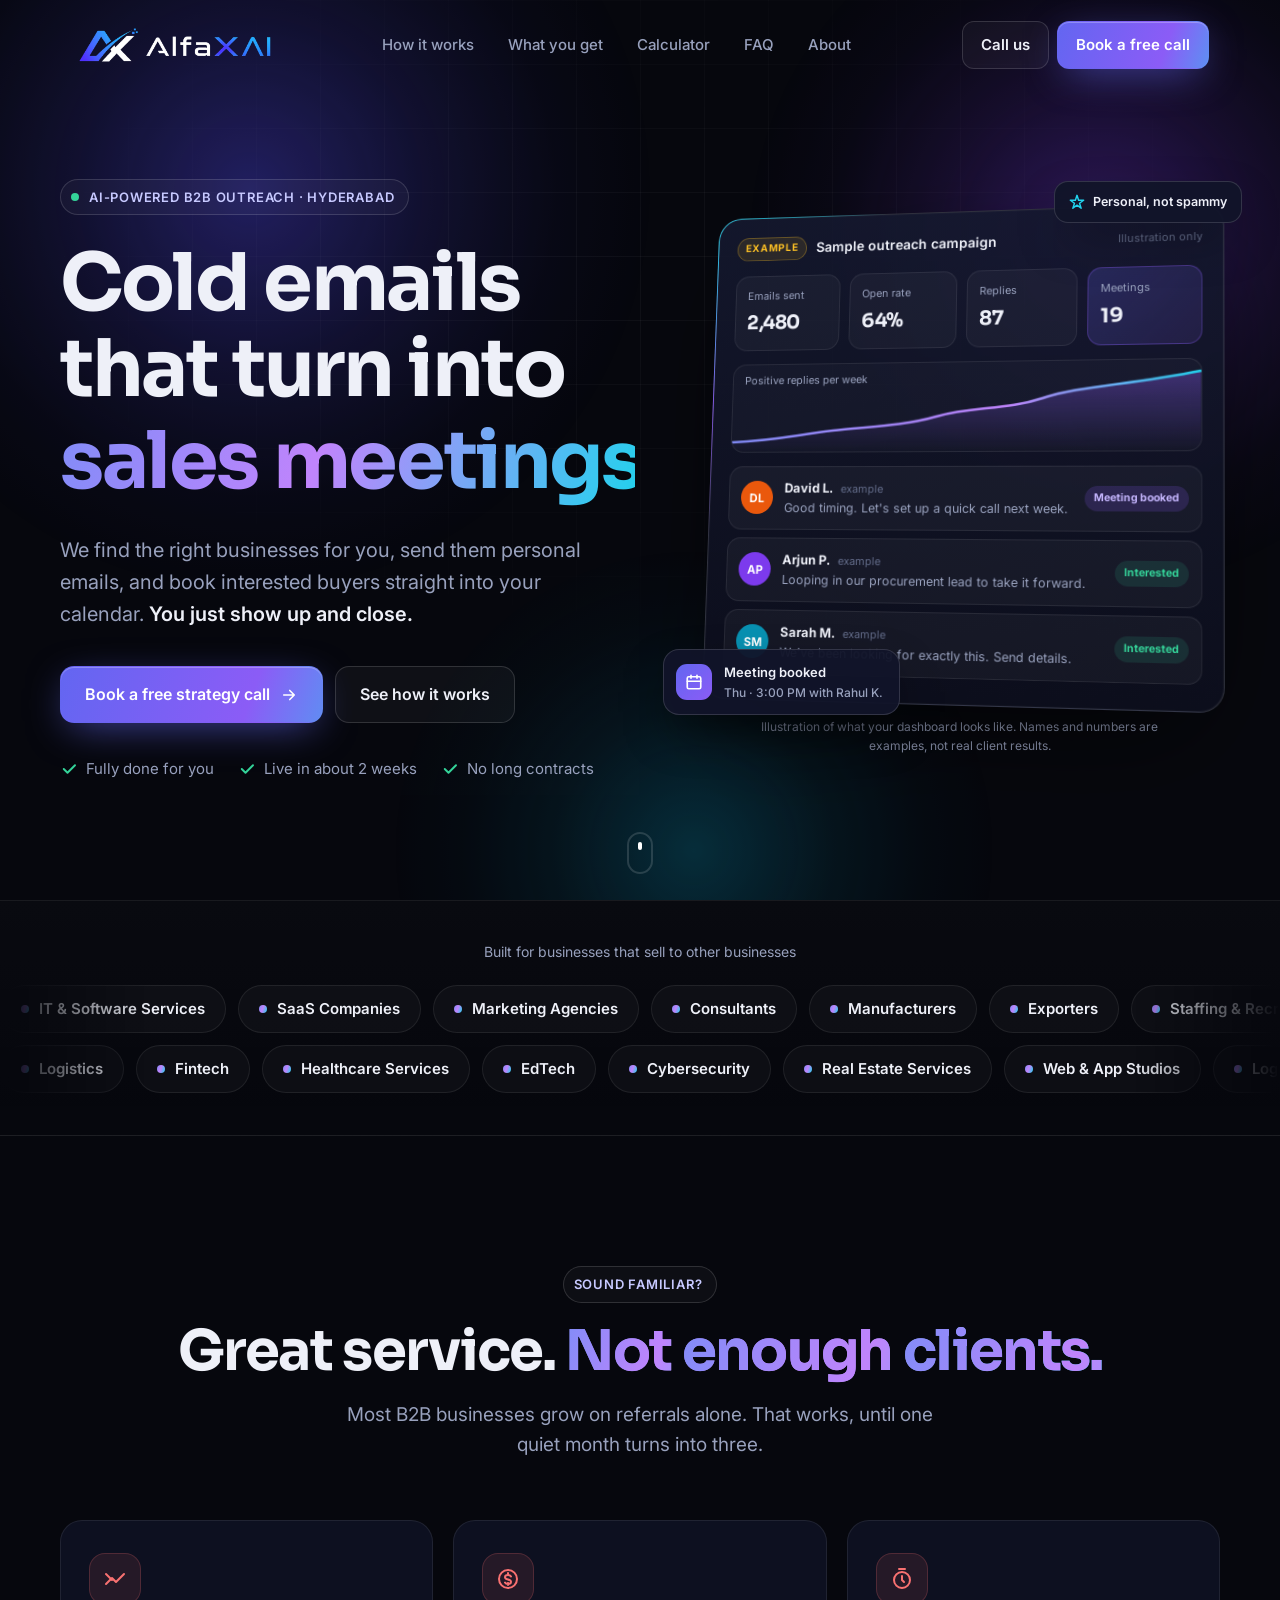
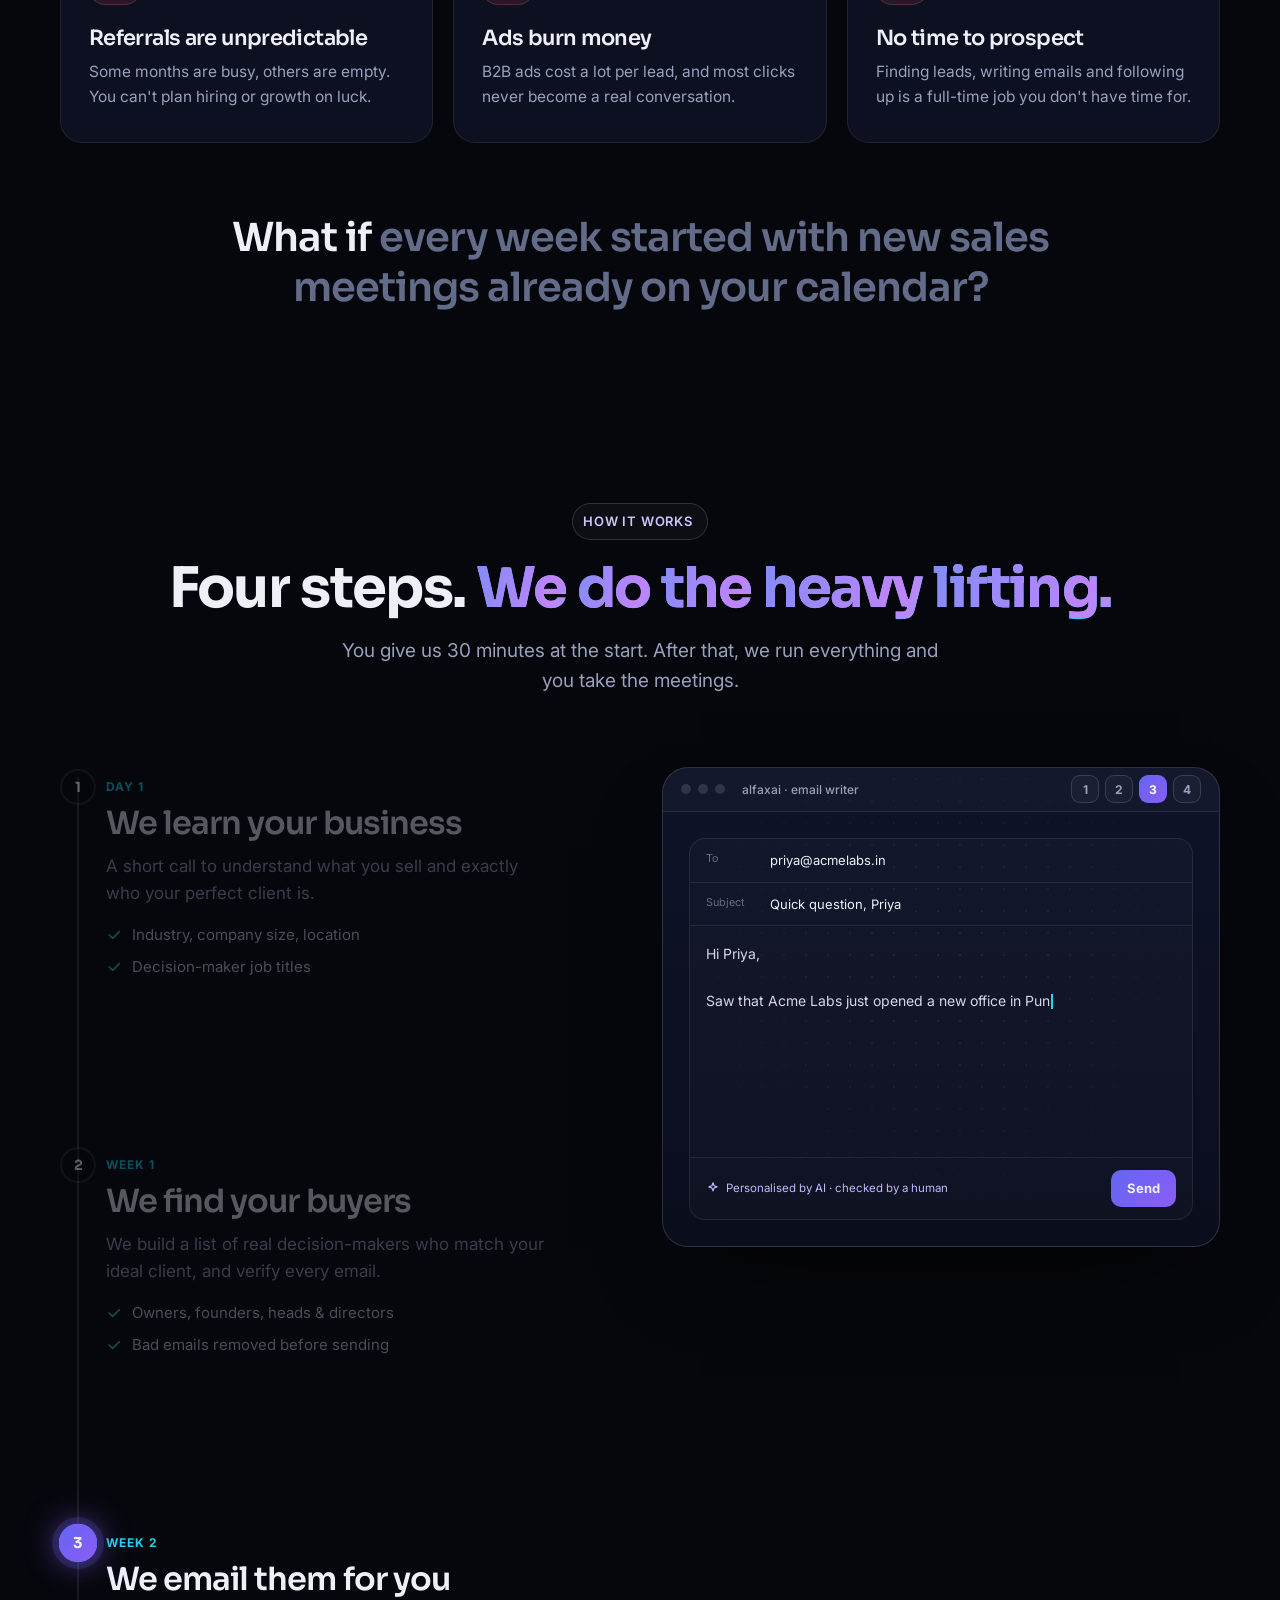
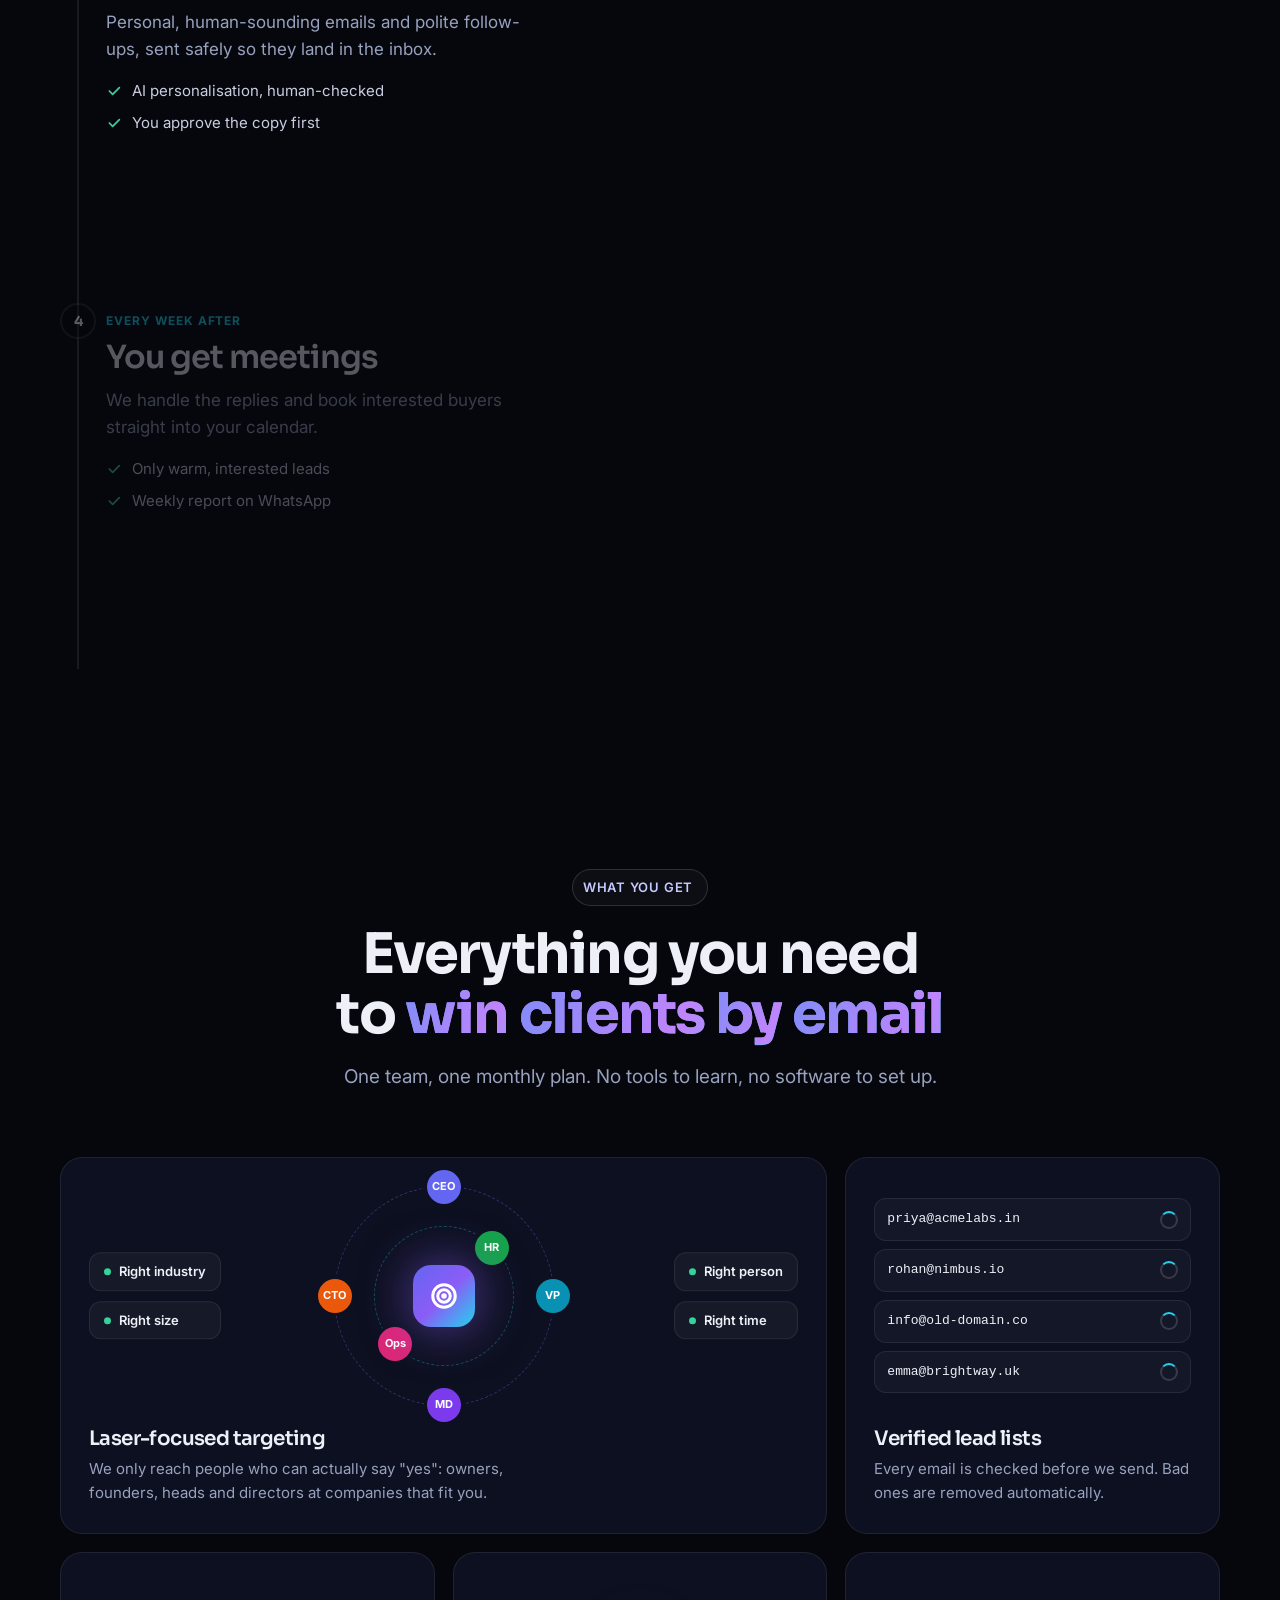
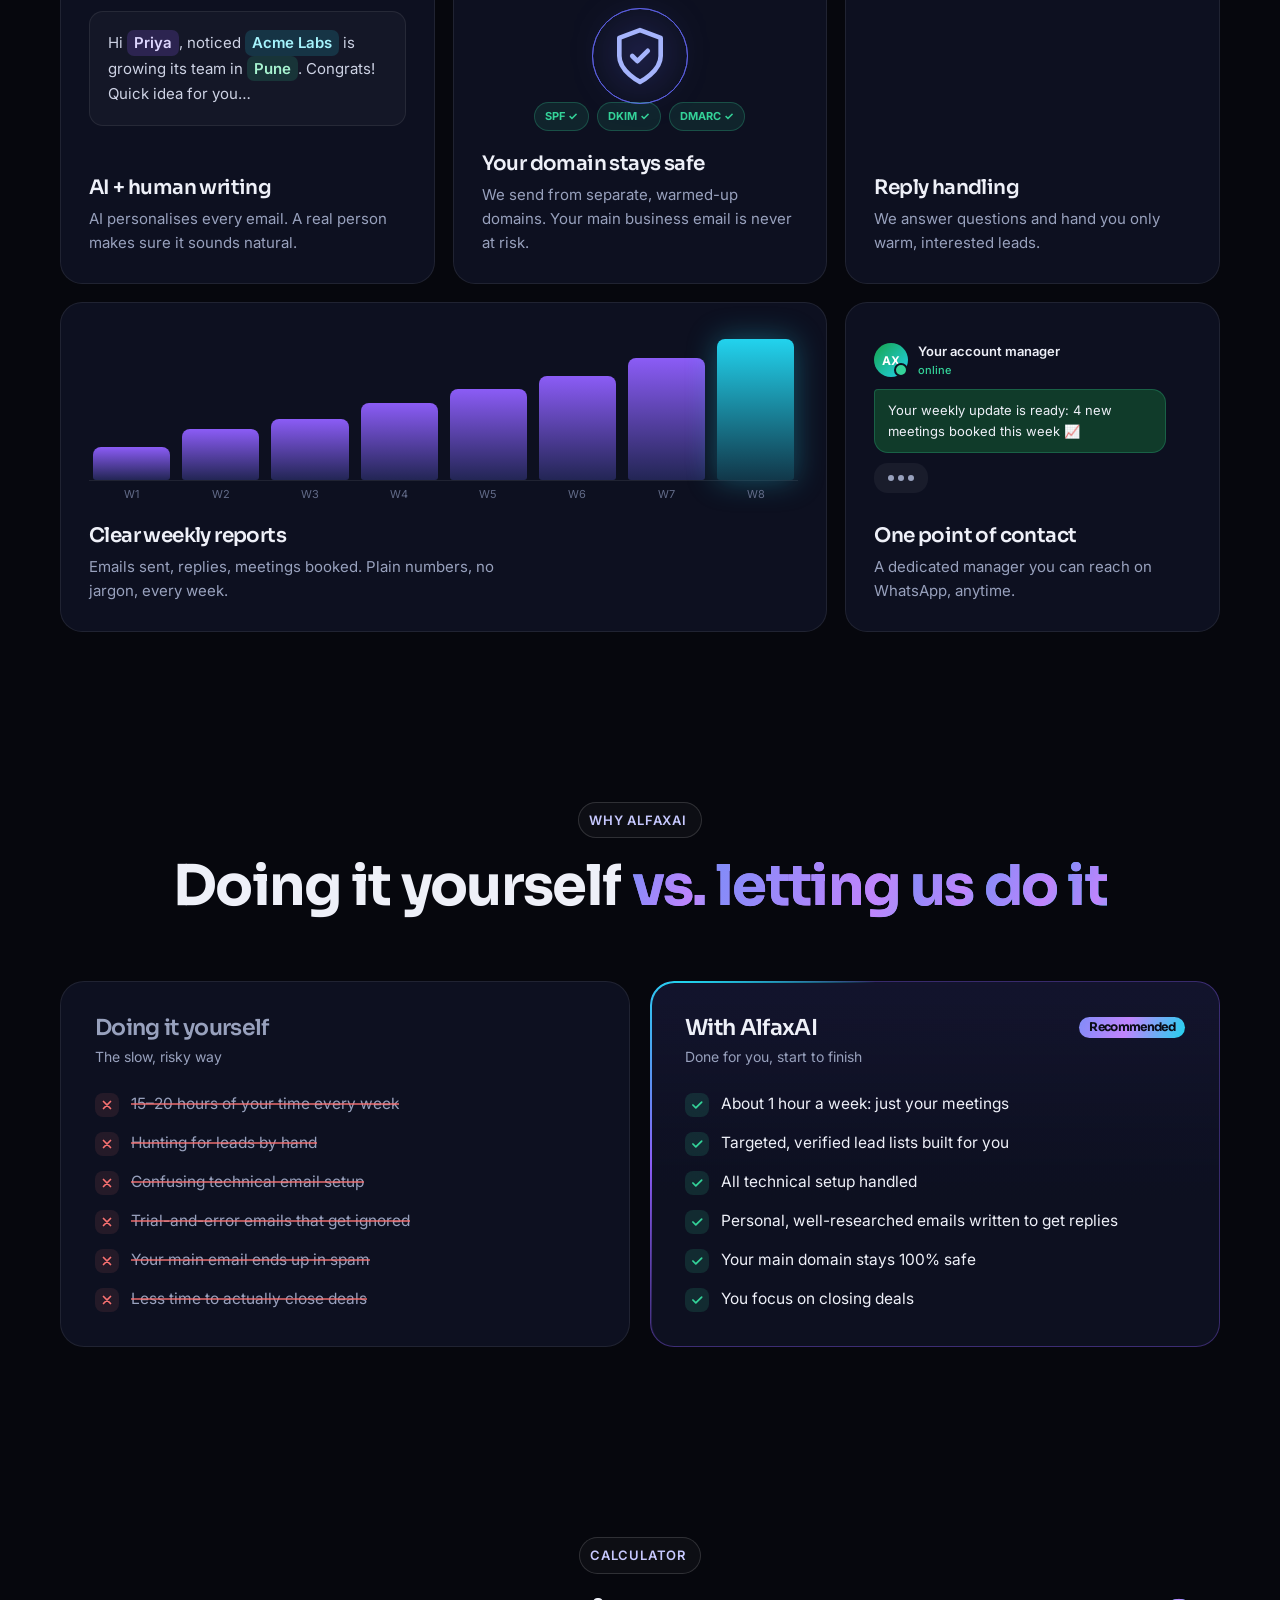
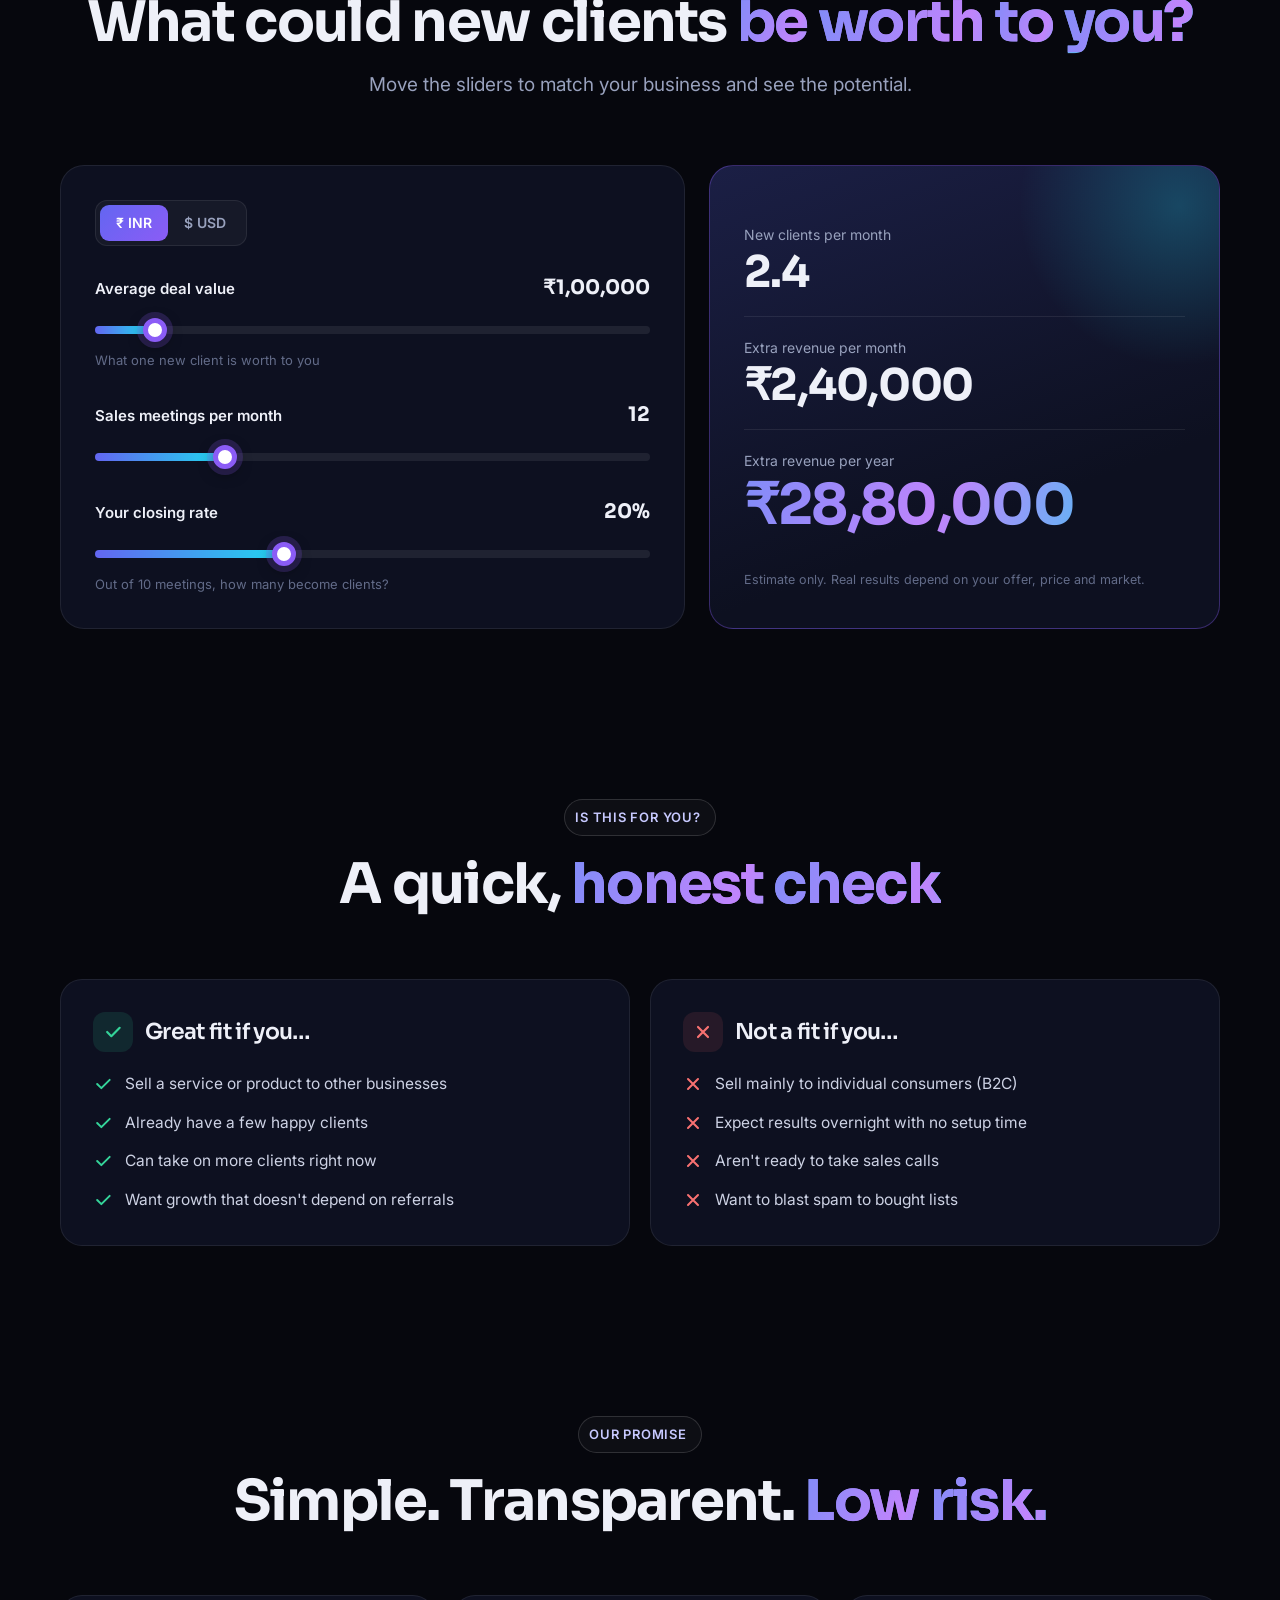
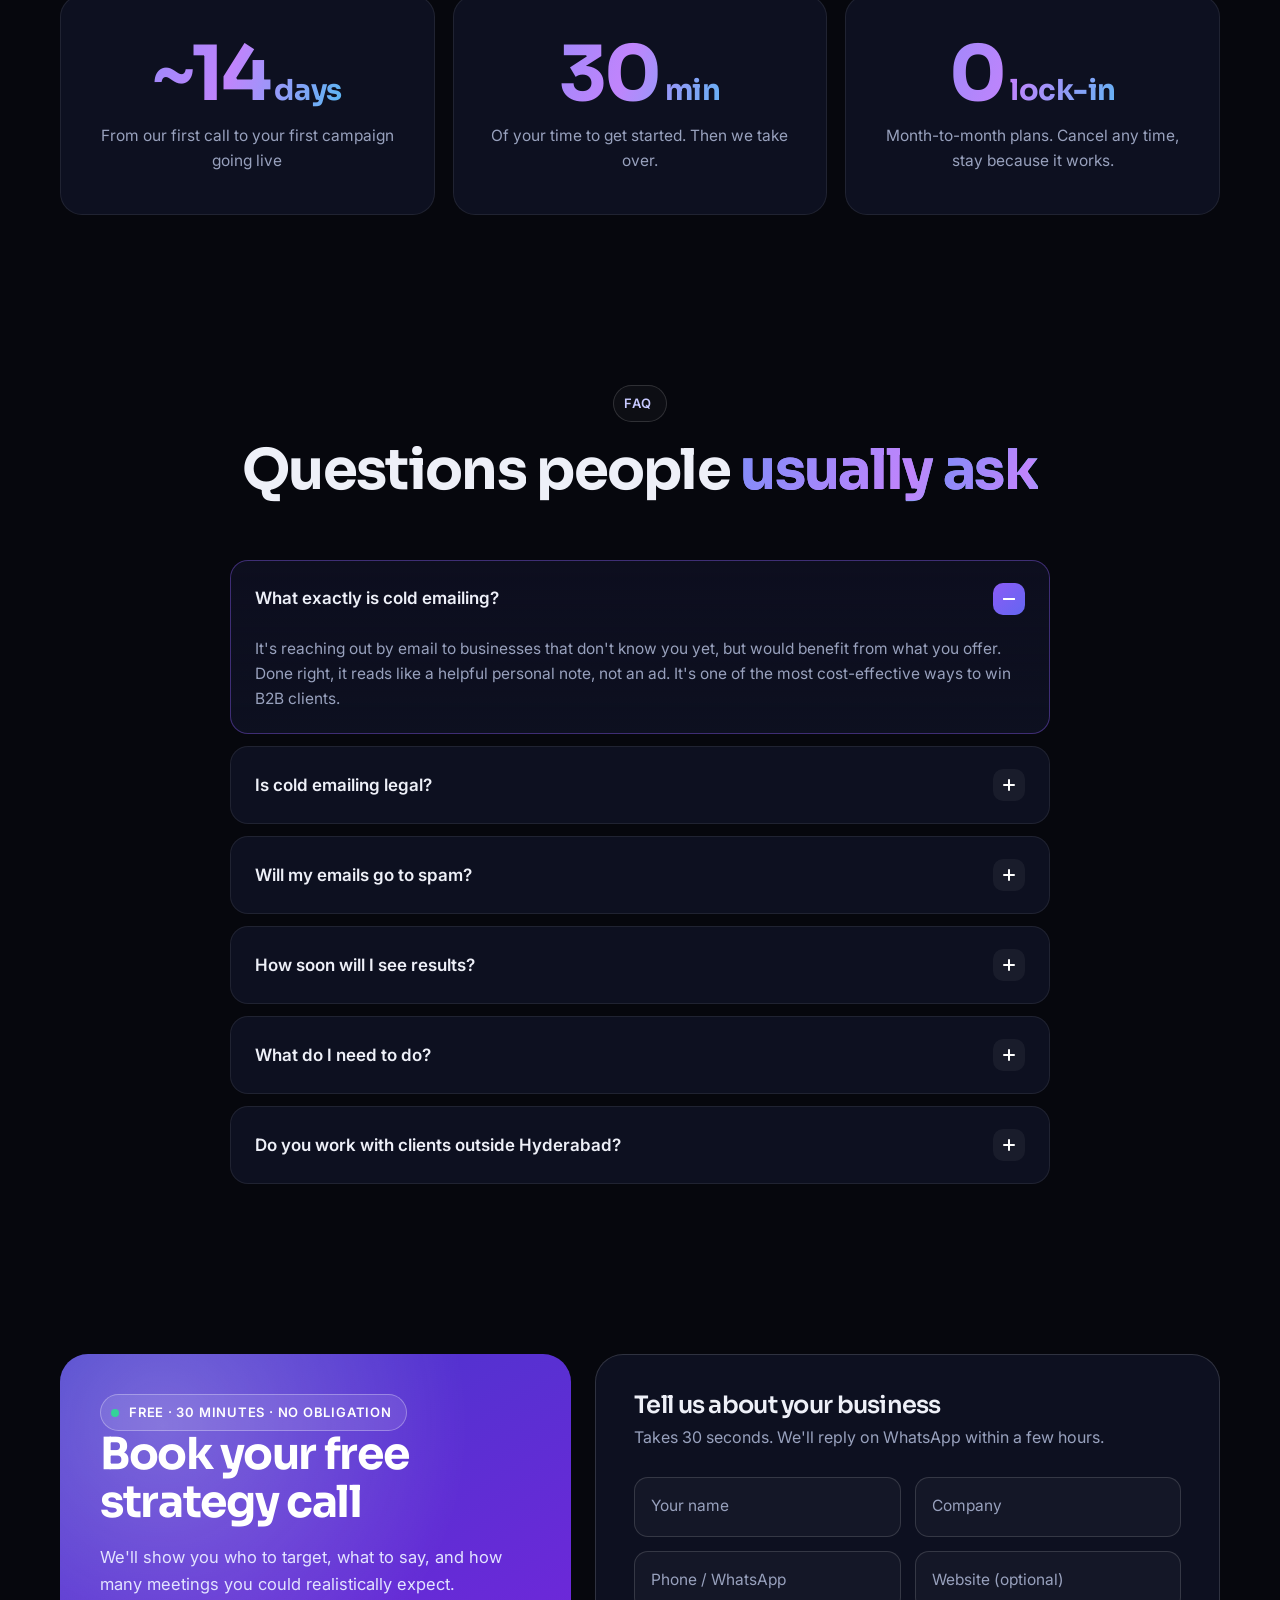
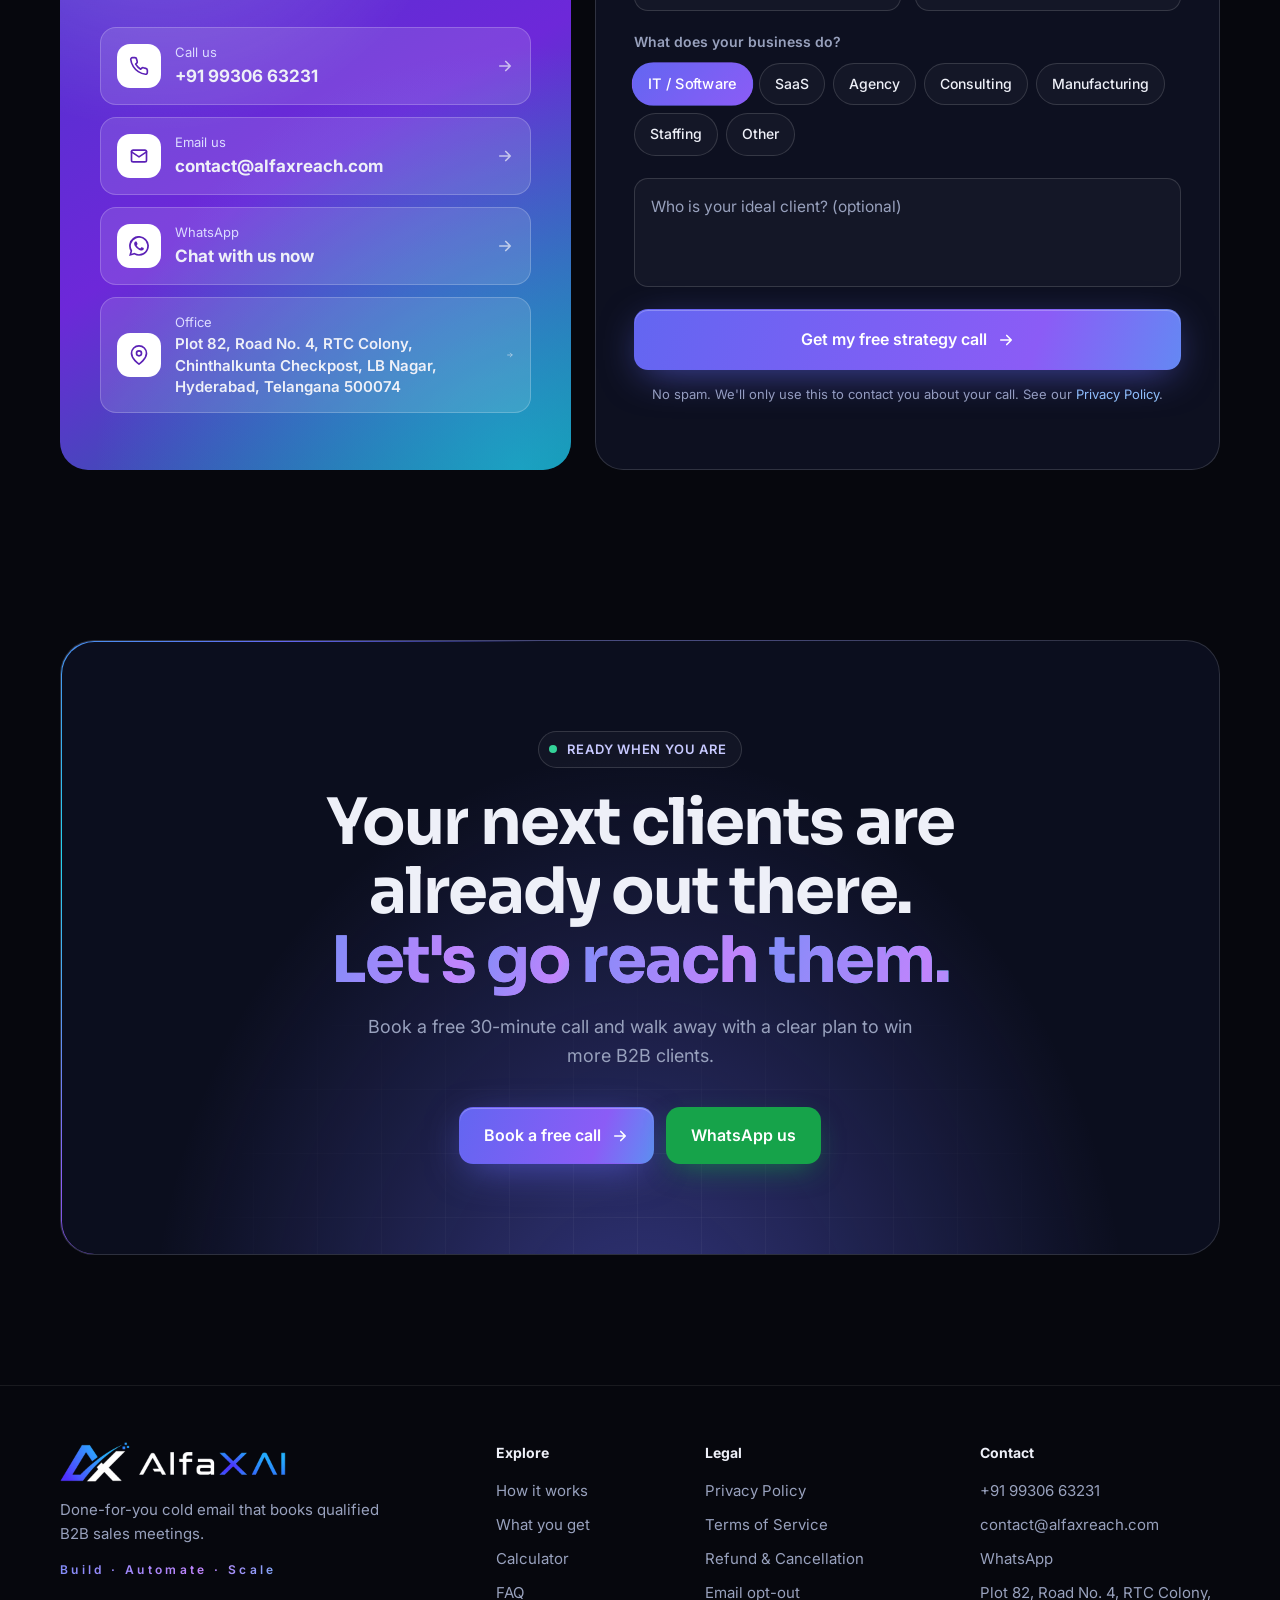
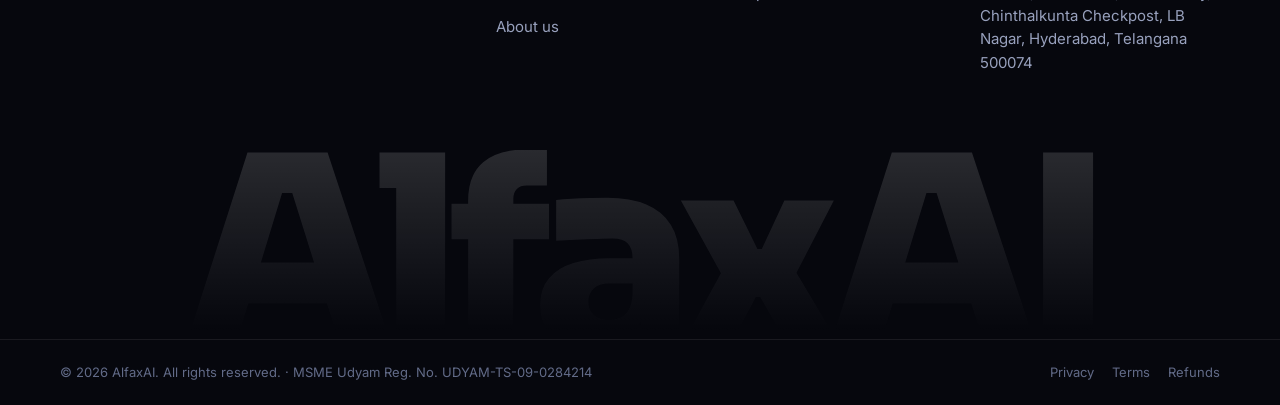
<file: index.html>
<!doctype html>
<html lang="en">
<head>
<meta charset="utf-8">
<meta name="viewport" content="width=device-width, initial-scale=1">
<title>AlfaxAI — Cold Emails That Turn Into B2B Clients</title>
<meta name="description" content="AlfaxAI finds your ideal B2B buyers, sends personal cold emails for you, and books qualified sales meetings on your calendar. Office in LB Nagar, Hyderabad.">
<meta property="og:title" content="AlfaxAI — Cold Emails That Turn Into B2B Clients">
<meta property="og:description" content="We find your ideal buyers, email them for you, and book meetings on your calendar.">
<meta property="og:type" content="website">
<!-- Link preview image (WhatsApp, LinkedIn, etc.). Replace YOUR-DOMAIN.com with your real domain after hosting. -->
<meta property="og:image" content="https://YOUR-DOMAIN.com/assets/og-image.png">
<meta property="og:image:width" content="1200">
<meta property="og:image:height" content="630">
<meta name="twitter:card" content="summary_large_image">
<meta name="theme-color" content="#06070d">
<link rel="icon" href="favicon.ico" sizes="any">
<link rel="icon" type="image/png" sizes="32x32" href="assets/favicon-32.png">
<link rel="icon" type="image/png" sizes="192x192" href="assets/favicon-192.png">
<link rel="apple-touch-icon" href="assets/apple-touch-icon.png">
<link rel="preconnect" href="https://fonts.googleapis.com">
<link rel="preconnect" href="https://fonts.gstatic.com" crossorigin>
<link href="https://fonts.googleapis.com/css2?family=Inter:wght@400;500;600;700&family=Sora:wght@600;700&display=swap" rel="stylesheet">
<style>
@property --ang{syntax:'<angle>';initial-value:0deg;inherits:false}
:root{
  --bg:#06070d;
  --bg-2:#0a0c16;
  --card:#0d1020;
  --card-2:#11152a;
  --line:rgba(255,255,255,.08);
  --line-2:rgba(255,255,255,.14);
  --text:#eef0f8;
  --muted:#98a1bd;
  --dim:#626b88;
  --indigo:#6366f1;
  --violet:#8b5cf6;
  --cyan:#22d3ee;
  --green:#34d399;
  --red:#f87171;
  --amber:#fbbf24;
  --grad:linear-gradient(110deg,#818cf8 0%,#c084fc 45%,#22d3ee 100%);
  --ease:cubic-bezier(.2,.7,.1,1);
  --max:1200px;
}
*{box-sizing:border-box;margin:0;padding:0}
html{scroll-behavior:smooth;-webkit-text-size-adjust:100%}
body{font-family:Inter,system-ui,-apple-system,"Segoe UI",Roboto,sans-serif;background:var(--bg);color:var(--text);line-height:1.6;-webkit-font-smoothing:antialiased;overflow-x:hidden}
a{color:inherit;text-decoration:none}
button{font:inherit;color:inherit}
svg{display:block}
::selection{background:rgba(139,92,246,.45);color:#fff}
.wrap{max-width:var(--max);margin:0 auto;padding:0 20px}
section{position:relative;padding:130px 0}
h1,h2,h3{font-family:Sora,Inter,sans-serif;letter-spacing:-.03em;line-height:1.08}
h2{font-size:clamp(32px,4.6vw,56px);font-weight:700;margin:18px 0 18px}
h1,h2{text-wrap:balance}
h3{font-weight:600}
.lead{font-size:clamp(16px,1.5vw,19px);color:var(--muted);max-width:620px}
.center{text-align:center}
.center .lead{margin-left:auto;margin-right:auto}
.grad{background:var(--grad);-webkit-background-clip:text;background-clip:text;color:transparent}
.grad .w>span{background:var(--grad);background-size:200% 100%;-webkit-background-clip:text;background-clip:text;color:transparent}

/* noise + page glow */
.cursor-glow{position:fixed;left:0;top:0;width:520px;height:520px;margin:-260px 0 0 -260px;border-radius:50%;pointer-events:none;z-index:0;background:radial-gradient(closest-side,rgba(99,102,241,.13),transparent);will-change:transform;opacity:0;transition:opacity .4s}
.cursor-glow.on{opacity:1}
main,header,footer{position:relative;z-index:1}

/* eyebrow */
.eyebrow{display:inline-flex;align-items:center;gap:10px;font-size:13px;font-weight:600;letter-spacing:.06em;text-transform:uppercase;color:#c7c9ff;padding:7px 14px 7px 10px;border-radius:999px;border:1px solid var(--line-2);background:rgba(255,255,255,.03)}
.eyebrow .dot{width:8px;height:8px;border-radius:50%;background:var(--green);box-shadow:0 0 0 0 rgba(52,211,153,.6);animation:ping 2s infinite}
@keyframes ping{0%{box-shadow:0 0 0 0 rgba(52,211,153,.55)}80%,100%{box-shadow:0 0 0 10px rgba(52,211,153,0)}}

/* buttons */
.btn{position:relative;display:inline-flex;align-items:center;justify-content:center;gap:10px;font-weight:600;font-size:16px;padding:15px 24px;border-radius:14px;border:1px solid transparent;cursor:pointer;white-space:nowrap;overflow:hidden;isolation:isolate;transition:transform .35s var(--ease),box-shadow .3s,border-color .3s,background .3s}
.btn svg{width:18px;height:18px;transition:transform .35s var(--ease)}
.btn:hover svg.arrow{transform:translateX(4px)}
.btn-primary{color:#fff;background:linear-gradient(110deg,#6366f1,#8b5cf6,#22d3ee,#8b5cf6,#6366f1);background-size:300% 100%;animation:gradmove 8s linear infinite;box-shadow:0 10px 40px -10px rgba(99,102,241,.7),inset 0 1px 0 rgba(255,255,255,.25)}
.btn-primary:hover{box-shadow:0 16px 50px -10px rgba(139,92,246,.85),inset 0 1px 0 rgba(255,255,255,.3)}
.btn-primary::after{content:"";position:absolute;inset:0;z-index:-1;background:linear-gradient(105deg,transparent 30%,rgba(255,255,255,.45) 50%,transparent 70%);transform:translateX(-120%);transition:transform .8s var(--ease)}
.btn-primary:hover::after{transform:translateX(120%)}
@keyframes gradmove{to{background-position:300% 0}}
.btn-ghost{background:rgba(255,255,255,.04);border-color:var(--line-2);color:var(--text)}
.btn-ghost:hover{border-color:rgba(255,255,255,.3);background:rgba(255,255,255,.07)}
.btn-wa{background:#16a34a;color:#fff;box-shadow:0 10px 30px -10px rgba(22,163,74,.7)}
.btn-wa:hover{background:#15913f}

/* scroll progress */
.progress{position:fixed;top:0;left:0;right:0;height:2px;z-index:200;transform-origin:0 50%;transform:scaleX(0);background:var(--grad)}

/* header */
header{position:fixed;top:0;left:0;right:0;z-index:150;transition:transform .5s var(--ease)}
header.hide{transform:translateY(-110%)}
.nav-shell{margin:14px auto 0;max-width:calc(var(--max) - 20px);padding:0 10px}
.nav{display:flex;align-items:center;justify-content:space-between;height:62px;padding:0 10px 0 18px;border-radius:18px;border:1px solid transparent;transition:background .4s,border-color .4s,backdrop-filter .4s}
header.scrolled .nav{background:rgba(10,12,22,.72);border-color:var(--line);backdrop-filter:saturate(160%) blur(16px);-webkit-backdrop-filter:saturate(160%) blur(16px)}
.logo{display:flex;align-items:center;gap:10px;font-family:Sora,sans-serif;font-weight:700;font-size:20px;letter-spacing:-.03em}
.logo-img{height:34px;width:auto;display:block;transition:transform .5s var(--ease),filter .5s}
.logo:hover .logo-img{transform:scale(1.04);filter:drop-shadow(0 0 12px rgba(59,130,246,.55))}
.foot-tag{font-size:12px;font-weight:600;letter-spacing:.28em;background:var(--grad);-webkit-background-clip:text;background-clip:text;color:transparent;margin-top:4px}
.copy-links{display:flex;gap:18px}
.copy-links a:hover{color:var(--text)}
.logo b{font-weight:700}
.nav-links{display:flex;gap:6px;font-size:15px;font-weight:500;color:var(--muted)}
.nav-links a{padding:8px 14px;border-radius:10px;transition:color .2s,background .2s}
.nav-links a:hover{color:var(--text);background:rgba(255,255,255,.05)}
.nav-cta{display:flex;gap:8px;align-items:center}
.nav-cta .btn{padding:11px 18px;font-size:15px;border-radius:12px}
.menu-btn{display:none;width:44px;height:44px;border-radius:12px;border:1px solid var(--line-2);background:rgba(255,255,255,.04);cursor:pointer;place-items:center}
.menu-btn span{display:block;width:18px;height:2px;background:#fff;border-radius:2px;transition:transform .35s var(--ease),opacity .2s;margin:2px 0}
.menu-btn.open span:nth-child(1){transform:translateY(6px) rotate(45deg)}
.menu-btn.open span:nth-child(2){opacity:0}
.menu-btn.open span:nth-child(3){transform:translateY(-6px) rotate(-45deg)}
.mobile-menu{position:fixed;inset:0;z-index:140;background:rgba(6,7,13,.985);display:flex;flex-direction:column;justify-content:center;padding:0 28px;gap:6px;clip-path:circle(0 at calc(100% - 44px) 44px);transition:clip-path .7s var(--ease);pointer-events:none}
.mobile-menu.open{clip-path:circle(150% at calc(100% - 44px) 44px);pointer-events:auto}
.mobile-menu a{font-family:Sora,sans-serif;font-size:32px;font-weight:600;padding:10px 0;opacity:0;transform:translateY(20px);transition:opacity .5s,transform .5s var(--ease)}
.mobile-menu.open a{opacity:1;transform:none}
.mobile-menu.open a:nth-child(2){transition-delay:.06s}.mobile-menu.open a:nth-child(3){transition-delay:.12s}.mobile-menu.open a:nth-child(4){transition-delay:.18s}.mobile-menu.open a:nth-child(5){transition-delay:.24s}
.mobile-menu .btn{font-size:17px;margin-top:20px}

/* reveal system */
[data-reveal]{opacity:0;transform:translateY(24px);transition:opacity .9s var(--ease),transform .9s var(--ease)}
[data-reveal].in{opacity:1;transform:none}
[data-stagger]>*{opacity:0;transform:translateY(34px) scale(.98);transition:opacity .9s var(--ease),transform .9s var(--ease)}
[data-stagger].in>*{opacity:1;transform:none}
.w{display:inline-block;overflow:hidden;vertical-align:top;padding-bottom:.12em;margin-bottom:-.12em}
.w>span{display:inline-block;transform:translateY(110%) rotate(4deg);transform-origin:0 100%;transition:transform 1.1s var(--ease)}
.w>span.rw{transform:translateY(110%)}
[data-split].in .w>span{transform:none}

/* ===== HERO ===== */
.hero{min-height:100vh;padding:150px 0 90px;display:flex;align-items:center;overflow:hidden}
.hero-bg{position:absolute;inset:0;z-index:-1;overflow:hidden}
.hero-bg canvas{position:absolute;inset:0;width:100%;height:100%;-webkit-mask-image:radial-gradient(ellipse 80% 70% at 50% 40%,#000 30%,transparent 80%);mask-image:radial-gradient(ellipse 80% 70% at 50% 40%,#000 30%,transparent 80%)}
.grid-bg{position:absolute;inset:0;background-image:linear-gradient(var(--line) 1px,transparent 1px),linear-gradient(90deg,var(--line) 1px,transparent 1px);background-size:64px 64px;-webkit-mask-image:radial-gradient(ellipse 70% 60% at 50% 30%,#000 10%,transparent 75%);mask-image:radial-gradient(ellipse 70% 60% at 50% 30%,#000 10%,transparent 75%);opacity:.5}
.blob{position:absolute;border-radius:50%;opacity:.7;will-change:transform}
.blob.b1{width:820px;height:820px;background:radial-gradient(closest-side,rgba(79,70,229,.55),rgba(79,70,229,.22) 45%,rgba(79,70,229,.06) 75%,transparent);top:-220px;left:-160px;animation:float1 18s ease-in-out infinite}
.blob.b2{width:720px;height:720px;background:radial-gradient(closest-side,rgba(124,58,237,.5),rgba(124,58,237,.2) 45%,rgba(124,58,237,.05) 75%,transparent);top:-120px;right:-180px;animation:float2 22s ease-in-out infinite}
.blob.b3{width:620px;height:620px;background:radial-gradient(closest-side,rgba(8,145,178,.4),rgba(8,145,178,.14) 45%,rgba(8,145,178,.04) 75%,transparent);bottom:-260px;left:30%;animation:float3 20s ease-in-out infinite}
@keyframes float1{50%{transform:translate(120px,80px) scale(1.1)}}
@keyframes float2{50%{transform:translate(-100px,120px) scale(.9)}}
@keyframes float3{50%{transform:translate(-140px,-60px) scale(1.15)}}
.hero-grid{display:grid;grid-template-columns:1.05fr .95fr;gap:64px;align-items:center;width:100%}
.hero h1{font-size:clamp(33px,6.2vw,80px);font-weight:700;margin:26px 0 24px}
.rotator{display:block;height:1.22em;overflow:hidden;position:relative}
.rot-inner{display:block;will-change:transform}
.rot-inner b{display:block;height:1.22em;line-height:1.22em;font-weight:700;background:var(--grad);-webkit-background-clip:text;background-clip:text;color:transparent;white-space:nowrap}
.hero .lead{font-size:clamp(17px,1.6vw,20px);max-width:560px}
.hero-actions{display:flex;flex-wrap:wrap;gap:12px;margin:36px 0 34px}
.ticks{display:flex;flex-wrap:wrap;gap:12px 24px;font-size:15px;color:var(--muted);list-style:none}
.ticks li{display:flex;align-items:center;gap:8px}
.ticks svg{width:18px;height:18px;color:var(--green)}

.hero-grid>*,.how-grid>*,.contact>*,.roi>*,.bento>*,.vs>*,.fit>*,.cards3>*,.promise>*{min-width:0}
/* hero dashboard */
.dash-wrap{position:relative;perspective:1400px}
.dash{position:relative;border-radius:24px;background:linear-gradient(180deg,rgba(20,24,46,.9),rgba(12,14,28,.92));border:1px solid var(--line-2);box-shadow:0 40px 100px -30px rgba(0,0,0,.8),0 0 0 1px rgba(255,255,255,.02) inset;padding:20px;transform:rotateY(-10deg) rotateX(6deg);transform-style:preserve-3d;transition:transform 1s var(--ease)}
.dash-wrap:hover .dash{transform:rotateY(-4deg) rotateX(3deg)}
.dash::before{content:"";position:absolute;inset:-1px;border-radius:inherit;padding:1px;background:conic-gradient(from var(--ang),transparent 0 70%,rgba(139,92,246,.9),rgba(34,211,238,.9),transparent 95%);-webkit-mask:linear-gradient(#000 0 0) content-box,linear-gradient(#000 0 0);-webkit-mask-composite:xor;mask-composite:exclude;animation:spin 6s linear infinite;pointer-events:none}
@keyframes spin{to{--ang:360deg}}
.dash-head{display:flex;justify-content:space-between;align-items:center;margin-bottom:16px}
.dash-title{display:flex;align-items:center;gap:10px;font-weight:600;font-size:14px}
.live{display:inline-flex;align-items:center;gap:6px;font-size:11px;font-weight:700;letter-spacing:.06em;color:var(--green);background:rgba(52,211,153,.1);padding:4px 9px;border-radius:999px}
.live i{width:6px;height:6px;border-radius:50%;background:var(--green);animation:blink 1.4s infinite}
@keyframes blink{50%{opacity:.25}}
.dash-sub{font-size:11px;color:var(--dim)}
.demo-tag{display:inline-flex;align-items:center;font-size:10.5px;font-weight:700;letter-spacing:.08em;color:var(--amber);background:rgba(251,191,36,.1);border:1px solid rgba(251,191,36,.3);padding:3px 8px;border-radius:999px}
.stats{display:grid;grid-template-columns:repeat(4,1fr);gap:10px}
.stat{background:rgba(255,255,255,.03);border:1px solid var(--line);border-radius:14px;padding:12px}
.stat small{display:block;font-size:11px;color:var(--muted);margin-bottom:4px;white-space:nowrap}
.stat b{font-family:Sora,sans-serif;font-size:20px;font-weight:700;letter-spacing:-.02em}
.stat.hl{background:linear-gradient(135deg,rgba(99,102,241,.22),rgba(139,92,246,.12));border-color:rgba(139,92,246,.35)}
.chart{margin:14px 0;height:92px;border-radius:14px;border:1px solid var(--line);background:rgba(255,255,255,.02);position:relative;overflow:hidden}
.chart svg{position:absolute;inset:0;width:100%;height:100%}
.chart .line{fill:none;stroke:url(#lg);stroke-width:2.5;stroke-linecap:round;stroke-dasharray:600;stroke-dashoffset:600;animation:draw 2.4s .6s var(--ease) forwards}
.chart .area{fill:url(#ag);opacity:0;animation:fade 1.2s 1.6s forwards}
.chart-label{position:absolute;left:12px;top:8px;font-size:11px;color:var(--muted);z-index:1}
@keyframes draw{to{stroke-dashoffset:0}}
@keyframes fade{to{opacity:1}}
.feed{display:flex;flex-direction:column;gap:8px;min-height:216px}
.feed-item{display:flex;align-items:center;gap:12px;padding:11px 12px;border-radius:14px;background:rgba(255,255,255,.035);border:1px solid var(--line);animation:feedIn .7s var(--ease) both;overflow:hidden}
.feed-item.out{animation:feedOut .45s var(--ease) forwards}
@keyframes feedIn{from{opacity:0;transform:translateY(-14px) scale(.97);max-height:0;padding-top:0;padding-bottom:0}to{max-height:80px}}
@keyframes feedOut{to{opacity:0;transform:translateY(10px);max-height:0;padding-top:0;padding-bottom:0;margin-top:-8px}}
.av{width:34px;height:34px;border-radius:50%;display:grid;place-items:center;font-weight:700;font-size:12px;color:#fff;flex:none}
.fi-body{flex:1;min-width:0}
.fi-top{display:flex;gap:8px;align-items:baseline;font-size:13px}
.fi-top small{color:var(--dim);font-size:11px}
.fi-body p{font-size:12.5px;color:var(--muted);white-space:nowrap;overflow:hidden;text-overflow:ellipsis}
.pill{font-size:10.5px;font-weight:700;padding:4px 9px;border-radius:999px;white-space:nowrap;flex:none}
.pill-g{background:rgba(52,211,153,.12);color:var(--green)}
.pill-v{background:rgba(139,92,246,.18);color:#c4b5fd}
.toast{position:absolute;left:-36px;bottom:40px;display:flex;align-items:center;gap:12px;padding:12px 16px 12px 12px;border-radius:16px;background:rgba(17,21,42,.95);border:1px solid var(--line-2);box-shadow:0 20px 50px -15px rgba(0,0,0,.8);font-size:13px;font-weight:600;transform:translateY(16px) scale(.92);opacity:0;transition:opacity .6s var(--ease),transform .6s var(--ease);z-index:3}
.toast.show{transform:none;opacity:1}
.toast small{display:block;color:var(--muted);font-weight:500;font-size:12px}
.toast .ic{width:36px;height:36px;border-radius:11px;display:grid;place-items:center;background:linear-gradient(135deg,#6366f1,#8b5cf6);flex:none}
.toast .ic svg{width:18px;height:18px}
.orbit-badge{position:absolute;right:-22px;top:-24px;padding:10px 14px;border-radius:14px;background:rgba(17,21,42,.95);border:1px solid var(--line-2);font-size:12.5px;font-weight:600;display:flex;gap:8px;align-items:center;animation:bob 5s ease-in-out infinite;z-index:3;box-shadow:0 20px 50px -15px rgba(0,0,0,.8)}
.orbit-badge svg{width:16px;height:16px;color:var(--cyan)}
@keyframes bob{50%{transform:translateY(-10px)}}
.sample-note{text-align:center;font-size:12px;color:var(--muted);margin:14px auto 0;max-width:440px}

.scroll-hint{position:absolute;left:50%;bottom:26px;transform:translateX(-50%);width:26px;height:42px;border:2px solid var(--line-2);border-radius:14px}
.scroll-hint::after{content:"";position:absolute;left:50%;top:8px;width:4px;height:8px;margin-left:-2px;border-radius:2px;background:#fff;animation:wheel 1.8s infinite}
@keyframes wheel{0%{opacity:0;transform:translateY(0)}30%{opacity:1}100%{opacity:0;transform:translateY(14px)}}

/* ===== MARQUEE ===== */
.marquee-sec{padding:40px 0 30px;border-top:1px solid var(--line);border-bottom:1px solid var(--line);background:linear-gradient(180deg,rgba(255,255,255,.015),transparent)}
.marquee-sec p{text-align:center;font-size:14px;color:var(--muted);margin-bottom:22px}
.marquee{overflow:hidden;-webkit-mask-image:linear-gradient(90deg,transparent,#000 12%,#000 88%,transparent);mask-image:linear-gradient(90deg,transparent,#000 12%,#000 88%,transparent);margin-bottom:12px}
.track{display:flex;gap:12px;width:max-content;animation:marq 40s linear infinite}
.marquee.rev .track{animation-direction:reverse;animation-duration:46s}
.marquee:hover .track{animation-play-state:paused}
@keyframes marq{to{transform:translateX(-50%)}}
.mchip{display:inline-flex;align-items:center;gap:10px;padding:11px 20px;border-radius:999px;border:1px solid var(--line);background:rgba(255,255,255,.03);font-weight:600;font-size:15px;white-space:nowrap}
.mchip i{width:8px;height:8px;border-radius:50%;background:var(--grad)}

/* ===== PROBLEM ===== */
.cards3{display:grid;grid-template-columns:repeat(3,1fr);gap:20px;margin-top:60px;text-align:left}
.spot{position:relative;border-radius:22px;background:var(--card);border:1px solid var(--line);overflow:hidden;isolation:isolate}
.spot::before{content:"";position:absolute;inset:0;z-index:-1;background:radial-gradient(420px circle at var(--mx,50%) var(--my,-30%),rgba(139,92,246,.16),transparent 45%);opacity:0;transition:opacity .4s}
.spot::after{content:"";position:absolute;inset:0;border-radius:inherit;padding:1px;background:radial-gradient(300px circle at var(--mx,50%) var(--my,-30%),rgba(167,139,250,.7),transparent 50%);-webkit-mask:linear-gradient(#000 0 0) content-box,linear-gradient(#000 0 0);-webkit-mask-composite:xor;mask-composite:exclude;opacity:0;transition:opacity .4s;pointer-events:none}
.spot:hover::before,.spot:hover::after{opacity:1}
.spot.tilting{transition:transform .15s linear !important}
.pcard{padding:32px 28px}
.pcard .ic{width:52px;height:52px;border-radius:16px;display:grid;place-items:center;margin-bottom:22px;background:rgba(248,113,113,.1);color:var(--red);border:1px solid rgba(248,113,113,.2)}
.pcard .ic svg{width:24px;height:24px}
.pcard:hover .ic svg{animation:wiggle .6s}
@keyframes wiggle{25%{transform:rotate(-12deg)}75%{transform:rotate(12deg)}}
.pcard h3{font-size:21px;margin-bottom:10px}
.pcard p{color:var(--muted);font-size:15.5px}
.big-line{margin:70px auto 0;max-width:880px;font-family:Sora,sans-serif;font-size:clamp(24px,3.2vw,40px);font-weight:600;line-height:1.25;letter-spacing:-.025em;text-align:center}
.big-line .hlw{color:var(--dim);transition:color .5s}
.big-line .hlw.lit{color:var(--text)}
.big-line .hlw.lit.g{background:var(--grad);-webkit-background-clip:text;background-clip:text;color:transparent}

/* ===== HOW IT WORKS ===== */
.how-grid{display:grid;grid-template-columns:1fr 1.05fr;gap:70px;margin-top:70px;align-items:start}
.hw-steps{position:relative;padding-left:46px}
.hw-line{position:absolute;left:17px;top:10px;bottom:10px;width:2px;background:var(--line)}
.hw-line::after{content:"";position:absolute;left:0;top:0;width:100%;height:calc(var(--p,0)*100%);background:linear-gradient(180deg,#6366f1,#22d3ee);box-shadow:0 0 14px rgba(99,102,241,.8);border-radius:2px}
.hw-step{position:relative;min-height:42vh;padding:6px 0 60px;opacity:.35;transition:opacity .5s}
.hw-step.active{opacity:1}
.hw-step .num{position:absolute;left:-46px;top:2px;width:36px;height:36px;border-radius:50%;display:grid;place-items:center;font-family:Sora,sans-serif;font-weight:700;font-size:14px;background:var(--bg);border:2px solid var(--line-2);transition:all .5s var(--ease)}
.hw-step.active .num{background:linear-gradient(135deg,#6366f1,#8b5cf6);border-color:transparent;box-shadow:0 0 0 6px rgba(99,102,241,.18),0 0 30px rgba(139,92,246,.7);transform:scale(1.08)}
.hw-step .when{font-size:12px;font-weight:700;letter-spacing:.08em;text-transform:uppercase;color:var(--cyan)}
.hw-step h3{font-size:clamp(24px,2.6vw,32px);margin:8px 0 12px}
.hw-step p{color:var(--muted);font-size:17px;max-width:440px}
.hw-step ul{list-style:none;margin-top:16px;display:grid;gap:8px}
.hw-step li{display:flex;gap:10px;align-items:center;font-size:15px;color:#c9cee0}
.hw-step li svg{width:16px;height:16px;color:var(--green);flex:none}
.stage{position:sticky;top:120px;height:480px;border-radius:26px;background:linear-gradient(180deg,#0f1328,#0a0d1c);border:1px solid var(--line-2);overflow:hidden;box-shadow:0 40px 90px -40px rgba(0,0,0,.9)}
.stage::before{content:"";position:absolute;inset:0;background-image:radial-gradient(rgba(255,255,255,.07) 1px,transparent 1px);background-size:22px 22px;-webkit-mask-image:radial-gradient(circle at 50% 40%,#000,transparent 75%);mask-image:radial-gradient(circle at 50% 40%,#000,transparent 75%)}
.stage-top{position:absolute;top:0;left:0;right:0;height:44px;display:flex;align-items:center;gap:7px;padding:0 18px;border-bottom:1px solid var(--line);background:rgba(255,255,255,.02);z-index:2}
.stage-top i{width:10px;height:10px;border-radius:50%;background:rgba(255,255,255,.12)}
.stage-top span{margin-left:10px;font-size:12px;color:var(--muted);font-weight:500;white-space:nowrap;overflow:hidden;text-overflow:ellipsis}
.stage-tabs{margin-left:auto;display:flex;gap:6px;flex:none}
.stage-tabs button{width:28px;height:28px;border-radius:9px;border:1px solid var(--line-2);background:rgba(255,255,255,.03);color:var(--muted);font-size:12px;font-weight:700;cursor:pointer;transition:background .3s,color .3s,border-color .3s}
.stage-tabs button.on{background:linear-gradient(135deg,#6366f1,#8b5cf6);border-color:transparent;color:#fff}
.scene{position:absolute;inset:44px 0 0;padding:26px;opacity:0;transform:scale(.96) translateY(14px);transition:opacity .6s var(--ease),transform .7s var(--ease);pointer-events:none;display:flex;flex-direction:column}
.scene.active{opacity:1;transform:none;pointer-events:auto}

/* scene 1 radar */
.s1{align-items:center;justify-content:center;gap:24px}
.radar{position:relative;width:250px;height:250px;border-radius:50%;background:repeating-radial-gradient(circle,transparent 0 38px,rgba(139,92,246,.22) 39px 40px);border:1px solid rgba(139,92,246,.35);overflow:hidden;flex:none}
.radar::after{content:"";position:absolute;left:50%;top:0;bottom:0;width:1px;background:rgba(139,92,246,.2);box-shadow:0 0 0 0 transparent}
.sweep{position:absolute;inset:0;border-radius:50%;background:conic-gradient(from 0deg,rgba(34,211,238,.45),transparent 25%);animation:rot 3s linear infinite}
@keyframes rot{to{transform:rotate(360deg)}}
.radar-core{position:absolute;left:50%;top:50%;width:54px;height:54px;margin:-27px;border-radius:50%;background:linear-gradient(135deg,#6366f1,#8b5cf6);display:grid;place-items:center;font-size:12px;font-weight:700;box-shadow:0 0 30px rgba(139,92,246,.8)}
.blip{position:absolute;left:var(--x);top:var(--y);width:12px;height:12px;margin:-6px;border-radius:50%;background:var(--cyan);opacity:0;box-shadow:0 0 14px var(--cyan)}
.scene.active .blip{animation:blipIn .5s var(--d) var(--ease) forwards,blipPulse 2s calc(var(--d) + .5s) infinite}
@keyframes blipIn{from{opacity:0;transform:scale(0)}to{opacity:1;transform:none}}
@keyframes blipPulse{50%{box-shadow:0 0 0 8px rgba(34,211,238,.0),0 0 18px var(--cyan)}0%{box-shadow:0 0 0 0 rgba(34,211,238,.6),0 0 14px var(--cyan)}}
.icp{display:flex;flex-wrap:wrap;gap:8px;justify-content:center;max-width:420px}
.icp span{font-size:13px;font-weight:600;padding:8px 14px;border-radius:999px;background:rgba(99,102,241,.14);border:1px solid rgba(99,102,241,.35);color:#d4d6ff;opacity:0}
.scene.active .icp span{animation:pop .5s var(--d) var(--ease) forwards}
@keyframes pop{from{opacity:0;transform:translateY(10px) scale(.9)}to{opacity:1;transform:none}}

/* scene 2 list */
.list-head{display:flex;justify-content:space-between;align-items:center;margin-bottom:14px;font-size:13px;color:var(--muted)}
.list-head b{color:var(--text);font-size:15px}
.lrow{display:flex;align-items:center;gap:12px;padding:11px 12px;border-radius:14px;background:rgba(255,255,255,.03);border:1px solid var(--line);margin-bottom:8px;opacity:0}
.scene.active .lrow{animation:slideIn .6s var(--d) var(--ease) forwards}
@keyframes slideIn{from{opacity:0;transform:translateX(30px)}to{opacity:1;transform:none}}
.lrow .who{flex:1;min-width:0;font-size:13.5px}
.lrow .who small{display:block;color:var(--muted);font-size:12px}
.vbadge{display:flex;align-items:center;gap:5px;font-size:11px;font-weight:700;color:var(--green);background:rgba(52,211,153,.1);padding:5px 9px;border-radius:999px;opacity:0;transform:scale(.6)}
.vbadge svg{width:12px;height:12px}
.scene.active .vbadge{animation:badge .45s calc(var(--d) + .5s) var(--ease) forwards}
@keyframes badge{to{opacity:1;transform:none}}

/* scene 3 email */
.mailbox{border-radius:16px;border:1px solid var(--line);background:rgba(255,255,255,.025);display:flex;flex-direction:column;flex:1;overflow:hidden}
.mf{display:flex;gap:10px;padding:11px 16px;border-bottom:1px solid var(--line);font-size:13px}
.mf small{color:var(--dim);width:54px;flex:none}
.mbody{padding:16px;font-size:14px;line-height:1.65;color:#d4d8e8;white-space:pre-wrap;flex:1}
.caret{display:inline-block;width:2px;height:1.05em;background:var(--cyan);vertical-align:text-bottom;margin-left:1px;animation:blink 1s steps(1) infinite}
.mfoot{display:flex;justify-content:space-between;align-items:center;padding:12px 16px;border-top:1px solid var(--line)}
.ai-tag{font-size:11.5px;color:#c4b5fd;display:flex;align-items:center;gap:6px}
.ai-tag svg{width:14px;height:14px}
.send-btn{font-size:13px;font-weight:700;padding:8px 16px;border-radius:10px;background:linear-gradient(135deg,#6366f1,#8b5cf6);transition:all .4s var(--ease)}
.send-btn.sent{background:rgba(52,211,153,.15);color:var(--green)}

/* scene 4 calendar */
.cal{flex:1;display:grid;grid-template-columns:repeat(5,1fr);grid-template-rows:auto repeat(6,1fr);gap:6px}
.cal .d{font-size:12px;font-weight:700;color:var(--muted);text-align:center;padding-bottom:4px}
.cal .d b{display:block;font-family:Sora,sans-serif;font-size:18px;color:var(--text)}
.cal .slot{border-radius:8px;background:rgba(255,255,255,.025);border:1px dashed rgba(255,255,255,.05)}
.mt{border-radius:10px;padding:7px 9px;font-size:11.5px;font-weight:600;line-height:1.3;background:linear-gradient(135deg,rgba(99,102,241,.4),rgba(139,92,246,.3));border:1px solid rgba(167,139,250,.5);opacity:0;z-index:1;overflow:hidden}
.mt small{display:block;font-weight:500;color:#cfd2ff;font-size:10.5px}
.mt.c{background:linear-gradient(135deg,rgba(34,211,238,.3),rgba(99,102,241,.25));border-color:rgba(34,211,238,.5)}
.scene.active .mt{animation:popIn .55s var(--d) cubic-bezier(.3,1.6,.5,1) forwards}
@keyframes popIn{from{opacity:0;transform:scale(.4)}to{opacity:1;transform:none}}
.cal-foot{margin-top:12px;display:flex;justify-content:space-between;align-items:center;font-size:13px;color:var(--muted)}
.cal-foot b{color:var(--text)}

/* ===== BENTO ===== */
.bento{display:grid;grid-template-columns:repeat(3,1fr);gap:18px;margin-top:64px;text-align:left}
.bx{padding:28px;min-height:300px;display:flex;flex-direction:column}
.bx.span2{grid-column:span 2}
.bx h3{font-size:20px;margin-bottom:8px}
.bx p{color:var(--muted);font-size:15px;max-width:420px}
.bx .viz{flex:1;position:relative;min-height:150px;margin-bottom:22px;display:flex;align-items:center;justify-content:center}
/* orbit */
.orbit{position:relative;width:220px;height:220px}
.ring{position:absolute;inset:0;border-radius:50%;border:1px dashed rgba(139,92,246,.35);animation:rot 26s linear infinite}
.ring.r2{inset:40px;animation-duration:18s;animation-direction:reverse;border-color:rgba(34,211,238,.3)}
.ring .a{position:absolute;width:34px;height:34px;margin:-17px;border-radius:50%;display:grid;place-items:center;font-size:11px;font-weight:700;color:#fff;animation:rot 26s linear infinite reverse;box-shadow:0 0 0 3px var(--card)}
.ring.r2 .a{animation-duration:18s;animation-direction:normal}
.orbit-core{position:absolute;left:50%;top:50%;width:62px;height:62px;margin:-31px;border-radius:18px;background:linear-gradient(135deg,#6366f1,#8b5cf6 50%,#22d3ee);display:grid;place-items:center;box-shadow:0 0 50px rgba(139,92,246,.6)}
.orbit-core svg{width:30px;height:30px}
.orbit-side{position:absolute;right:0;top:50%;transform:translateY(-50%);display:grid;gap:10px}
.orbit-side span{font-size:13px;font-weight:600;padding:8px 14px;border-radius:12px;background:rgba(255,255,255,.04);border:1px solid var(--line);display:flex;gap:8px;align-items:center}
.orbit-side span::before{content:"";width:7px;height:7px;border-radius:50%;background:var(--green)}
.orbit-side.l{left:0;right:auto}
/* verify */
.vlist{width:100%;display:grid;gap:8px}
.vl{display:flex;justify-content:space-between;align-items:center;font-size:13px;padding:10px 12px;border-radius:12px;background:rgba(255,255,255,.03);border:1px solid var(--line);font-family:ui-monospace,SFMono-Regular,Menlo,monospace}
.vst{position:relative;width:18px;height:18px}
.vst::before{content:"";position:absolute;inset:0;border-radius:50%;border:2px solid rgba(255,255,255,.15);border-top-color:var(--cyan);animation:rot .8s linear infinite, hideA 4s var(--d) infinite}
.vst::after{content:"";position:absolute;inset:0;border-radius:50%;background:var(--green) url("data:image/svg+xml,%3Csvg xmlns='http://www.w3.org/2000/svg' viewBox='0 0 24 24' fill='none' stroke='%2306070d' stroke-width='3.5' stroke-linecap='round' stroke-linejoin='round'%3E%3Cpath d='M5 12l5 5L20 7'/%3E%3C/svg%3E") center/12px no-repeat;opacity:0;transform:scale(.5);animation:showB 4s var(--d) infinite}
.vl.bad .vst::after{background:var(--red) url("data:image/svg+xml,%3Csvg xmlns='http://www.w3.org/2000/svg' viewBox='0 0 24 24' fill='none' stroke='%2306070d' stroke-width='3.5' stroke-linecap='round'%3E%3Cpath d='M7 7l10 10M17 7 7 17'/%3E%3C/svg%3E") center/11px no-repeat}
@keyframes hideA{0%,30%{opacity:1}35%,95%{opacity:0}100%{opacity:1}}
@keyframes showB{0%,30%{opacity:0;transform:scale(.5)}38%,92%{opacity:1;transform:none}100%{opacity:0}}
/* ai writing */
.ai-card{width:100%;border-radius:14px;padding:18px;background:rgba(255,255,255,.03);border:1px solid var(--line);font-size:15px;line-height:1.7;color:#cdd2e4}
.tok{display:inline-block;padding:0 7px;border-radius:7px;background:rgba(139,92,246,.2);color:#ddd6fe;font-weight:600;transition:opacity .25s,transform .25s var(--ease),filter .25s}
.tok.swap{opacity:0;transform:translateY(-6px);filter:blur(4px)}
.tok.c2{background:rgba(34,211,238,.15);color:#a5f3fc}
.tok.c3{background:rgba(52,211,153,.15);color:#a7f3d0}
/* shield */
.shield{position:relative;width:96px;height:96px;display:grid;place-items:center}
.shield svg{width:62px;height:62px;color:#a5b4fc;position:relative;z-index:1;filter:drop-shadow(0 0 20px rgba(99,102,241,.8))}
.shield i{position:absolute;inset:0;border-radius:50%;border:1.5px solid rgba(99,102,241,.6);animation:ripple 3s infinite}
.shield i:nth-child(2){animation-delay:1s}.shield i:nth-child(3){animation-delay:2s}
@keyframes ripple{from{transform:scale(.6);opacity:1}to{transform:scale(2);opacity:0}}
.auth{position:absolute;bottom:0;left:0;right:0;display:flex;justify-content:center;gap:8px}
.auth span{font-size:11px;font-weight:700;padding:5px 10px;border-radius:999px;background:rgba(52,211,153,.1);color:var(--green);border:1px solid rgba(52,211,153,.25)}
/* chat */
.chat{width:100%;display:flex;flex-direction:column;gap:8px}
.bub{max-width:82%;font-size:13px;padding:9px 13px;border-radius:14px;opacity:0;animation:bubble 9s infinite}
.bub.them{background:rgba(255,255,255,.06);border-bottom-left-radius:4px}
.bub.us{align-self:flex-end;background:linear-gradient(135deg,#6366f1,#8b5cf6);border-bottom-right-radius:4px}
.bub:nth-child(1){animation-delay:0s}.bub:nth-child(2){animation-delay:1.2s}.bub:nth-child(3){animation-delay:2.4s}
@keyframes bubble{0%{opacity:0;transform:translateY(10px) scale(.95)}6%,80%{opacity:1;transform:none}88%,100%{opacity:0;transform:translateY(-6px)}}
/* bars */
.bars{width:100%;height:150px;display:flex;align-items:flex-end;gap:12px;padding:0 4px;border-bottom:1px solid var(--line)}
.bar{flex:1;height:4%;border-radius:8px 8px 3px 3px;background:linear-gradient(180deg,#8b5cf6,rgba(99,102,241,.25));position:relative;transition:height 1.3s var(--ease)}
.bar:last-child{background:linear-gradient(180deg,#22d3ee,rgba(34,211,238,.2));box-shadow:0 0 30px rgba(34,211,238,.35)}
.bars.in .bar{height:var(--h)}
.bar span{position:absolute;bottom:-24px;left:0;right:0;text-align:center;font-size:11px;color:var(--dim)}
.bars-wrap{width:100%;padding-bottom:22px}
/* manager */
.mgr{width:100%;display:flex;flex-direction:column;gap:10px}
.mgr-top{display:flex;align-items:center;gap:10px;font-size:13px;font-weight:600}
.mgr-top .av{background:linear-gradient(135deg,#16a34a,#22d3ee);position:relative}
.mgr-top .av::after{content:"";position:absolute;right:0;bottom:0;width:10px;height:10px;border-radius:50%;background:var(--green);border:2px solid var(--card)}
.mgr-top small{display:block;font-weight:500;color:var(--green);font-size:11px}
.wa-msg{align-self:flex-start;background:#103b2a;border:1px solid rgba(52,211,153,.25);padding:10px 13px;border-radius:14px;border-top-left-radius:4px;font-size:13px;max-width:92%}
.typing{align-self:flex-start;display:flex;gap:4px;padding:12px 14px;border-radius:14px;background:rgba(255,255,255,.05)}
.typing i{width:6px;height:6px;border-radius:50%;background:var(--muted);animation:tdot 1.2s infinite}
.typing i:nth-child(2){animation-delay:.15s}.typing i:nth-child(3){animation-delay:.3s}
@keyframes tdot{30%{transform:translateY(-5px);background:#fff}}

/* ===== COMPARE ===== */
.vs{display:grid;grid-template-columns:1fr 1fr;gap:20px;margin-top:64px;text-align:left;align-items:stretch}
.vs-card{border-radius:24px;padding:34px;border:1px solid var(--line);background:var(--card)}
.vs-card h3{font-size:22px;display:flex;align-items:center;gap:12px;margin-bottom:6px}
.vs-card .sub{color:var(--muted);font-size:14px;margin-bottom:24px}
.vs-card ul{list-style:none;display:grid;gap:14px}
.vs-card li{display:flex;gap:12px;align-items:flex-start;font-size:15.5px}
.vs-card li .m{width:24px;height:24px;border-radius:8px;display:grid;place-items:center;flex:none;margin-top:1px}
.vs-card li .m svg{width:14px;height:14px}
.vs-card.old{color:var(--muted)}
.vs-card.old .m{background:rgba(248,113,113,.1);color:var(--red)}
.vs-card.old li span:not(.m){text-decoration:line-through;text-decoration-thickness:1.5px;text-decoration-color:transparent;transition:text-decoration-color .6s var(--ease)}
.vs.in .vs-card.old li span:not(.m){text-decoration-color:rgba(248,113,113,.7)}
.vs.in .vs-card.old li:nth-child(2) span{transition-delay:.15s}.vs.in .vs-card.old li:nth-child(3) span{transition-delay:.3s}.vs.in .vs-card.old li:nth-child(4) span{transition-delay:.45s}.vs.in .vs-card.old li:nth-child(5) span{transition-delay:.6s}.vs.in .vs-card.old li:nth-child(6) span{transition-delay:.75s}
.vs-card.new{position:relative;background:linear-gradient(180deg,rgba(99,102,241,.14),rgba(13,16,32,1) 60%);border-color:rgba(139,92,246,.35)}
.vs-card.new::before{content:"";position:absolute;inset:-1px;border-radius:inherit;padding:1.5px;background:conic-gradient(from var(--ang),transparent 0 65%,#8b5cf6,#22d3ee,transparent 95%);-webkit-mask:linear-gradient(#000 0 0) content-box,linear-gradient(#000 0 0);-webkit-mask-composite:xor;mask-composite:exclude;animation:spin 5s linear infinite;pointer-events:none}
.vs-card.new .m{background:rgba(52,211,153,.14);color:var(--green)}
.vs-card .tagline{display:inline-block;font-size:12px;font-weight:700;padding:4px 10px;border-radius:999px;background:var(--grad);color:#0b0d18;margin-left:auto}

/* ===== ROI ===== */
.roi{display:grid;grid-template-columns:1.1fr .9fr;gap:24px;margin-top:64px;text-align:left}
.roi-in,.roi-out{border-radius:24px;padding:34px;border:1px solid var(--line);background:var(--card)}
.cur{display:inline-flex;padding:4px;border-radius:12px;background:rgba(255,255,255,.04);border:1px solid var(--line);margin-bottom:26px}
.cur button{border:0;background:none;cursor:pointer;padding:7px 16px;border-radius:9px;font-weight:600;font-size:14px;color:var(--muted);transition:all .3s}
.cur button.on{background:linear-gradient(135deg,#6366f1,#8b5cf6);color:#fff}
.rg{margin-bottom:28px}
.rg:last-child{margin-bottom:0}
.rg-top{display:flex;justify-content:space-between;align-items:baseline;margin-bottom:12px}
.rg-top label{font-weight:600;font-size:15px}
.rg-top output{font-family:Sora,sans-serif;font-weight:700;font-size:20px}
.rg small{display:block;color:var(--dim);font-size:13px;margin-top:8px}
input[type=range]{-webkit-appearance:none;appearance:none;width:100%;height:8px;border-radius:999px;background:linear-gradient(90deg,#6366f1,#22d3ee) 0/var(--fill,50%) 100% no-repeat,rgba(255,255,255,.08);outline:none;cursor:pointer}
input[type=range]::-webkit-slider-thumb{-webkit-appearance:none;width:24px;height:24px;border-radius:50%;background:#fff;border:5px solid #8b5cf6;box-shadow:0 0 0 6px rgba(139,92,246,.2),0 4px 14px rgba(0,0,0,.5);transition:transform .2s}
input[type=range]::-webkit-slider-thumb:hover{transform:scale(1.15)}
input[type=range]::-moz-range-thumb{width:16px;height:16px;border-radius:50%;background:#fff;border:5px solid #8b5cf6;box-shadow:0 0 0 6px rgba(139,92,246,.2)}
input[type=range]:focus-visible::-webkit-slider-thumb{box-shadow:0 0 0 8px rgba(139,92,246,.45)}
.roi-out{position:relative;overflow:hidden;background:linear-gradient(160deg,#1b1f45,#0d1020 70%);border-color:rgba(139,92,246,.35);display:flex;flex-direction:column;justify-content:center}
.roi-out::after{content:"";position:absolute;right:-120px;top:-120px;width:320px;height:320px;border-radius:50%;background:radial-gradient(closest-side,rgba(34,211,238,.25),transparent)}
.ro{position:relative;z-index:1;padding:18px 0;border-bottom:1px solid var(--line)}
.ro:last-of-type{border-bottom:0}
.ro small{color:var(--muted);font-size:14px}
.ro b{display:block;font-family:Sora,sans-serif;font-size:clamp(28px,3.4vw,44px);font-weight:700;letter-spacing:-.03em;line-height:1.15}
.ro.main b{background:var(--grad);-webkit-background-clip:text;background-clip:text;color:transparent;font-size:clamp(34px,4.4vw,56px)}
.roi-note{position:relative;z-index:1;font-size:12.5px;color:var(--dim);margin-top:14px}

/* ===== FIT ===== */
.fit{display:grid;grid-template-columns:1fr 1fr;gap:20px;margin-top:64px;text-align:left}
.fit-card{padding:32px}
.fit-card h3{font-size:22px;margin-bottom:20px;display:flex;align-items:center;gap:12px}
.fit-card h3 .ic{width:40px;height:40px;border-radius:12px;display:grid;place-items:center}
.fit-card h3 .ic svg{width:20px;height:20px}
.fit-card.good h3 .ic{background:rgba(52,211,153,.12);color:var(--green)}
.fit-card.bad h3 .ic{background:rgba(248,113,113,.1);color:var(--red)}
.fit-card ul{list-style:none;display:grid;gap:14px}
.fit-card li{display:flex;gap:12px;font-size:15.5px;color:#cdd2e4}
.fit-card li svg{width:20px;height:20px;flex:none;margin-top:2px}
.fit-card.good li svg{color:var(--green)}
.fit-card.bad li svg{color:var(--red)}

/* ===== PROMISE ===== */
.promise{display:grid;grid-template-columns:repeat(3,1fr);gap:18px;margin-top:64px}
.pr{padding:40px 24px;text-align:center}
.pr .big{font-family:Sora,sans-serif;font-size:clamp(52px,6vw,76px);font-weight:700;letter-spacing:-.04em;line-height:1;background:var(--grad);-webkit-background-clip:text;background-clip:text;color:transparent}
.pr .big small{font-size:.38em;letter-spacing:-.01em}
.pr p{color:var(--muted);margin-top:12px;font-size:15.5px}

/* ===== FAQ ===== */
.faq-list{max-width:820px;margin:60px auto 0;display:grid;gap:12px;text-align:left}
.qa{border-radius:18px;border:1px solid var(--line);background:var(--card);transition:border-color .3s,background .3s}
.qa.open{border-color:rgba(139,92,246,.4);background:linear-gradient(180deg,rgba(99,102,241,.08),var(--card))}
.qa button{width:100%;display:flex;justify-content:space-between;align-items:center;gap:20px;text-align:left;padding:22px 24px;background:none;border:0;cursor:pointer;font-size:17px;font-weight:600}
.qa .pm{position:relative;width:32px;height:32px;border-radius:10px;background:rgba(255,255,255,.05);flex:none;transition:background .3s,transform .5s var(--ease)}
.qa .pm::before,.qa .pm::after{content:"";position:absolute;left:50%;top:50%;width:12px;height:2px;margin:-1px -6px;background:#fff;border-radius:2px;transition:transform .4s var(--ease)}
.qa .pm::after{transform:rotate(90deg)}
.qa.open .pm{background:linear-gradient(135deg,#6366f1,#8b5cf6);transform:rotate(180deg)}
.qa.open .pm::after{transform:rotate(0)}
.qa-a{display:grid;grid-template-rows:0fr;transition:grid-template-rows .5s var(--ease)}
.qa.open .qa-a{grid-template-rows:1fr}
.qa-a>div{overflow:hidden}
.qa-a p{padding:0 24px 22px;color:var(--muted);font-size:15.5px}

/* ===== CONTACT ===== */
.contact{display:grid;grid-template-columns:.9fr 1.1fr;gap:24px;align-items:stretch}
.c-info{position:relative;border-radius:28px;padding:40px;overflow:hidden;background:linear-gradient(150deg,#4338ca,#6d28d9 55%,#0e7490);isolation:isolate}
.c-info::before{content:"";position:absolute;inset:0;z-index:-1;background:radial-gradient(circle at 20% 10%,rgba(255,255,255,.25),transparent 40%),radial-gradient(circle at 90% 100%,rgba(34,211,238,.5),transparent 50%);animation:shimmer 10s ease-in-out infinite alternate}
@keyframes shimmer{to{transform:scale(1.2) rotate(6deg)}}
.c-info h2{margin-top:0;color:#fff;font-size:clamp(30px,3.6vw,44px)}
.c-info>p{color:#e3e4ff;font-size:16.5px}
.c-list{display:grid;gap:12px;margin-top:30px}
.c-item{display:flex;align-items:center;gap:14px;padding:14px 16px;border-radius:16px;background:rgba(255,255,255,.12);border:1px solid rgba(255,255,255,.2);transition:transform .35s var(--ease),background .3s}
.c-item:hover{transform:translateX(6px);background:rgba(255,255,255,.18)}
.c-item .ic{width:44px;height:44px;border-radius:13px;background:#fff;color:#5b21b6;display:grid;place-items:center;flex:none}
.c-item .ic svg{width:20px;height:20px}
.c-item small{display:block;color:#dcdcff;font-size:13px}
.c-item b{font-size:17px}
.c-item b.addr{display:block;font-size:15px;line-height:1.45;font-weight:600}
.c-item>div{min-width:0}
.c-item .go{margin-left:auto;width:18px;height:18px;opacity:.7}
.form{border-radius:28px;padding:38px;background:var(--card);border:1px solid var(--line-2)}
.form h3{font-size:24px;margin-bottom:6px}
.form>p{color:var(--muted);margin-bottom:26px}
.two{display:grid;grid-template-columns:1fr 1fr;gap:14px}
.fl{position:relative;margin-bottom:14px}
.fl input,.fl textarea{width:100%;font:inherit;font-size:15.5px;color:var(--text);background:rgba(255,255,255,.03);border:1px solid var(--line-2);border-radius:14px;padding:24px 16px 9px;outline:none;transition:border-color .3s,box-shadow .3s,background .3s;resize:none}
.fl textarea{min-height:96px}
.fl label{position:absolute;left:17px;top:17px;color:var(--muted);font-size:15.5px;pointer-events:none;transition:all .25s var(--ease);transform-origin:0 0}
.fl input:focus,.fl textarea:focus{border-color:#8b5cf6;box-shadow:0 0 0 4px rgba(139,92,246,.18);background:rgba(139,92,246,.05)}
.fl input:focus+label,.fl input:not(:placeholder-shown)+label,.fl textarea:focus+label,.fl textarea:not(:placeholder-shown)+label{transform:translateY(-10px) scale(.78);color:#c4b5fd}
.fl.err input{border-color:var(--red);animation:shake .4s}
@keyframes shake{25%{transform:translateX(-6px)}75%{transform:translateX(6px)}}
.chips-label{font-size:14px;font-weight:600;margin:6px 0 10px;color:var(--muted)}
.chips{display:flex;flex-wrap:wrap;gap:8px;margin-bottom:22px}
.chips label{cursor:pointer}
.chips input{position:absolute;opacity:0;pointer-events:none}
.chips span{display:inline-block;padding:9px 15px;border-radius:999px;font-size:14px;font-weight:500;border:1px solid var(--line-2);background:rgba(255,255,255,.03);transition:all .3s var(--ease)}
.chips label:hover span{border-color:rgba(255,255,255,.3)}
.chips input:checked+span{background:linear-gradient(135deg,#6366f1,#8b5cf6);border-color:transparent;color:#fff;transform:scale(1.04)}
.chips input:focus-visible+span{box-shadow:0 0 0 3px rgba(139,92,246,.5)}
.submit{width:100%;padding:17px}
.submit .ok{display:none}
.submit.done{background:#16a34a;animation:none}
.submit.done .lbl,.submit.done .arrow{display:none}
.submit.done .ok{display:flex;align-items:center;gap:10px}
.submit.done .ok path{stroke-dasharray:30;stroke-dashoffset:30;animation:check .6s .1s var(--ease) forwards}
@keyframes check{to{stroke-dashoffset:0}}
.form-note{font-size:13px;color:var(--dim);text-align:center;margin-top:14px;transition:color .3s}

/* ===== FINAL ===== */
.final{padding:40px 0 130px}
.final-box{position:relative;border-radius:34px;padding:90px 30px;text-align:center;overflow:hidden;background:radial-gradient(ellipse at 50% 120%,rgba(99,102,241,.45),transparent 60%),#0b0e1e;border:1px solid var(--line-2);isolation:isolate}
.final-box::before{content:"";position:absolute;inset:-1px;border-radius:inherit;padding:1.5px;background:conic-gradient(from var(--ang),transparent 0 60%,#8b5cf6,#22d3ee,#6366f1,transparent 95%);-webkit-mask:linear-gradient(#000 0 0) content-box,linear-gradient(#000 0 0);-webkit-mask-composite:xor;mask-composite:exclude;animation:spin 6s linear infinite;pointer-events:none}
.final-box .grid-bg{z-index:-1;opacity:.6;-webkit-mask-image:radial-gradient(ellipse 60% 70% at 50% 100%,#000,transparent 75%);mask-image:radial-gradient(ellipse 60% 70% at 50% 100%,#000,transparent 75%)}
.final-box h2{max-width:820px;margin:20px auto 18px;font-size:clamp(34px,5vw,64px)}
.final-box p{color:var(--muted);max-width:560px;margin:0 auto 36px;font-size:18px}
.final-box .actions{display:flex;flex-wrap:wrap;justify-content:center;gap:12px}
.spark{position:absolute;width:4px;height:4px;border-radius:50%;background:#fff;box-shadow:0 0 10px #a5b4fc;opacity:0;animation:rise linear infinite;z-index:-1}
@keyframes rise{0%{opacity:0;transform:translateY(0)}15%{opacity:1}100%{opacity:0;transform:translateY(-420px)}}

/* ===== FOOTER ===== */
footer{border-top:1px solid var(--line);padding:56px 0 0;overflow:hidden}
.foot{display:flex;flex-wrap:wrap;justify-content:space-between;gap:28px;align-items:flex-start;font-size:15px;color:var(--muted)}
.foot-col{display:grid;gap:10px}
.foot-col b{color:var(--text);font-size:14px;margin-bottom:4px}
.foot-col a:hover{color:var(--text)}
.wordmark{font-family:Sora,sans-serif;font-weight:800;font-size:clamp(90px,21vw,300px);letter-spacing:-.06em;line-height:.8;text-align:center;margin-top:50px;background:linear-gradient(180deg,rgba(255,255,255,.14),rgba(255,255,255,0) 85%);-webkit-background-clip:text;background-clip:text;color:transparent;user-select:none;transform:translateY(12%)}
.copy{display:flex;justify-content:space-between;flex-wrap:wrap;gap:10px;font-size:13px;color:var(--dim);padding:22px 0;border-top:1px solid var(--line);position:relative;z-index:1;background:var(--bg)}

/* floating whatsapp */
.wa-float{position:fixed;right:22px;bottom:22px;z-index:120;width:60px;height:60px;border-radius:50%;background:#16a34a;color:#fff;display:grid;place-items:center;box-shadow:0 14px 34px -8px rgba(22,163,74,.7);transform:scale(0);transition:transform .6s cubic-bezier(.3,1.6,.5,1)}
.wa-float.show{transform:scale(1)}
.wa-float:hover{transform:scale(1.08)}
.wa-float svg{width:30px;height:30px;position:relative;z-index:1}
.wa-float::before{content:"";position:absolute;inset:0;border-radius:50%;background:#16a34a;animation:waPing 2.4s infinite}
@keyframes waPing{0%{transform:scale(1);opacity:.6}100%{transform:scale(1.7);opacity:0}}
.wa-tip{position:absolute;right:72px;top:50%;transform:translateY(-50%) translateX(8px);white-space:nowrap;background:#fff;color:#0b0d18;font-size:13px;font-weight:600;padding:8px 12px;border-radius:10px;opacity:0;transition:all .3s var(--ease);pointer-events:none}
.wa-float:hover .wa-tip{opacity:1;transform:translateY(-50%)}

/* pause animations off-screen (performance) */
.off,.off *,.off *::before,.off *::after,.off::before,.off::after{animation-play-state:paused !important}

/* ===== RESPONSIVE ===== */
@media (max-width:1060px){
  .hero-grid{grid-template-columns:1fr;gap:70px}
  .hero{min-height:auto}
  .dash{transform:none}
  .dash-wrap{max-width:620px;margin:0 auto;width:100%}
  .toast{left:-6px}.orbit-badge{right:-6px}
  .scroll-hint{display:none}
  .bento{grid-template-columns:1fr 1fr}
  .bx.span2{grid-column:span 2}
  .roi{grid-template-columns:1fr}
  .contact{grid-template-columns:1fr}
}
@media (max-width:900px){
  section{padding:100px 0}
  .nav-links,.nav-cta .btn-ghost{display:none}
  .menu-btn{display:grid}
  .cards3,.vs,.fit,.promise{grid-template-columns:1fr}
  .how-grid{grid-template-columns:1fr;gap:0;margin-top:44px}
  .stage{order:-1;position:relative;top:auto;height:370px;margin-bottom:40px}
  .hw-step{opacity:1}
  .hw-step.active h3{color:#fff}
  header.scrolled .nav{backdrop-filter:none;-webkit-backdrop-filter:none;background:rgba(10,12,22,.94)}
  .hero-bg canvas{display:none}
  .blob{animation:none}
  .scene{padding:18px}
  .radar{width:170px;height:170px;background:repeating-radial-gradient(circle,transparent 0 26px,rgba(139,92,246,.22) 27px 28px)}
  .s1{gap:14px}
  .icp span{font-size:12px;padding:6px 11px}
  .lrow{padding:8px 10px;margin-bottom:6px}
  .lrow:nth-of-type(n+5){display:none}
  .mbody{font-size:12.5px;padding:12px;line-height:1.55}
  .mf{padding:8px 12px;font-size:12px}
  .mfoot{padding:8px 12px}
  .cal .d b{font-size:14px}
  .mt{font-size:10px;padding:5px 6px}
  .mt small{display:none}
  .hw-step{min-height:auto;padding-bottom:44px}
  .hw-step:last-child{padding-bottom:20px}
}
@media (max-width:640px){
  .nav-cta .btn-primary{display:none}
  .eyebrow{font-size:11px;letter-spacing:.03em;padding:6px 12px 6px 9px}
  .feed{min-height:0}
  .hero{padding-top:120px}
  .hero-actions .btn{flex:1 1 100%}
  .stats{grid-template-columns:1fr 1fr}
  .toast,.orbit-badge{display:none}
  .dash{padding:14px}
  .bento{grid-template-columns:1fr}
  .bx.span2{grid-column:auto}
  .orbit-side{display:none}
  .two{grid-template-columns:1fr}
  .form,.c-info,.roi-in,.roi-out,.vs-card{padding:26px}
  .final-box{padding:64px 22px}
  .wa-float{right:16px;bottom:16px}
}
@media (prefers-reduced-motion:reduce){
  *,*::before,*::after{animation-duration:.001ms !important;animation-iteration-count:1 !important;transition-duration:.001ms !important;scroll-behavior:auto !important}
  [data-reveal],[data-stagger]>*,.w>span{opacity:1 !important;transform:none !important;filter:none !important}
}
</style>
</head>
<body>
<div class="progress" id="progress"></div>
<div class="cursor-glow" id="glow"></div>

<!-- ================= HEADER ================= -->
<header id="hdr">
  <div class="nav-shell">
    <div class="nav">
      <a href="#top" class="logo" aria-label="AlfaxAI home">
        <img class="logo-img" src="assets/brand/logo-horizontal.png" alt="AlfaxAI" width="192" height="34">
      </a>
      <nav class="nav-links" aria-label="Main">
        <a href="#how">How it works</a>
        <a href="#features">What you get</a>
        <a href="#roi">Calculator</a>
        <a href="#faq">FAQ</a>
        <a href="about.html">About</a>
      </nav>
      <div class="nav-cta">
        <a href="tel:+919930663231" class="btn btn-ghost">Call us</a>
        <a href="#contact" class="btn btn-primary magnetic">Book a free call</a>
        <button class="menu-btn" id="menuBtn" aria-label="Open menu" aria-expanded="false"><span></span><span></span><span></span></button>
      </div>
    </div>
  </div>
</header>
<div class="mobile-menu" id="mobileMenu">
  <a href="#how">How it works</a>
  <a href="#features">What you get</a>
  <a href="#roi">Calculator</a>
  <a href="#faq">FAQ</a>
  <a href="about.html">About us</a>
  <a href="#contact" class="btn btn-primary">Book a free strategy call</a>
</div>

<main id="top">
<!-- ================= HERO ================= -->
<section class="hero">
  <div class="hero-bg">
    <div class="blob b1"></div><div class="blob b2"></div><div class="blob b3"></div>
    <div class="grid-bg"></div>
    <canvas id="net"></canvas>
  </div>
  <div class="wrap hero-grid">
    <div>
      <span class="eyebrow" data-reveal><span class="dot"></span>AI-powered B2B outreach · Hyderabad</span>
      <h1 data-split>Cold emails that turn into
        <span class="rotator" aria-label="B2B clients"><span class="rot-inner"><b>B2B clients.</b><b>sales meetings.</b><b>signed deals.</b><b>steady revenue.</b><b>B2B clients.</b></span></span>
      </h1>
      <p class="lead" data-reveal data-delay="350">We find the right businesses for you, send them personal emails, and book interested buyers straight into your calendar. <strong style="color:var(--text);font-weight:600">You just show up and close.</strong></p>
      <div class="hero-actions" data-reveal data-delay="500">
        <a href="#contact" class="btn btn-primary magnetic">Book a free strategy call
          <svg class="arrow" viewBox="0 0 24 24" fill="none" stroke="currentColor" stroke-width="2.2" stroke-linecap="round" stroke-linejoin="round"><path d="M5 12h14M13 6l6 6-6 6"/></svg></a>
        <a href="#how" class="btn btn-ghost magnetic">See how it works</a>
      </div>
      <ul class="ticks" data-reveal data-delay="650">
        <li><svg viewBox="0 0 24 24" fill="none" stroke="currentColor" stroke-width="2.6" stroke-linecap="round" stroke-linejoin="round"><path d="M5 12l5 5L20 7"/></svg>Fully done for you</li>
        <li><svg viewBox="0 0 24 24" fill="none" stroke="currentColor" stroke-width="2.6" stroke-linecap="round" stroke-linejoin="round"><path d="M5 12l5 5L20 7"/></svg>Live in about 2 weeks</li>
        <li><svg viewBox="0 0 24 24" fill="none" stroke="currentColor" stroke-width="2.6" stroke-linecap="round" stroke-linejoin="round"><path d="M5 12l5 5L20 7"/></svg>No long contracts</li>
      </ul>
    </div>

    <div class="dash-wrap" data-reveal data-delay="300" aria-hidden="true">
      <div class="orbit-badge"><svg viewBox="0 0 24 24" fill="none" stroke="currentColor" stroke-width="2.2" stroke-linecap="round" stroke-linejoin="round"><path d="M12 2l2.4 7.4H22l-6.2 4.5 2.4 7.4L12 16.8l-6.2 4.5 2.4-7.4L2 9.4h7.6z"/></svg>Personal, not spammy</div>
      <div class="dash">
        <div class="dash-head">
          <div class="dash-title"><span class="demo-tag">EXAMPLE</span>Sample outreach campaign</div>
          <span class="dash-sub">Illustration only</span>
        </div>
        <div class="stats">
          <div class="stat"><small>Emails sent</small><b id="sSent">2,480</b></div>
          <div class="stat"><small>Open rate</small><b><span data-count="64">64</span>%</b></div>
          <div class="stat"><small>Replies</small><b data-count="87">87</b></div>
          <div class="stat hl"><small>Meetings</small><b data-count="19">19</b></div>
        </div>
        <div class="chart">
          <span class="chart-label">Positive replies per week</span>
          <svg viewBox="0 0 400 92" preserveAspectRatio="none">
            <defs>
              <linearGradient id="lg" x1="0" x2="1"><stop offset="0" stop-color="#818cf8"/><stop offset=".6" stop-color="#c084fc"/><stop offset="1" stop-color="#22d3ee"/></linearGradient>
              <linearGradient id="ag" x1="0" y1="0" x2="0" y2="1"><stop offset="0" stop-color="#8b5cf6" stop-opacity=".35"/><stop offset="1" stop-color="#8b5cf6" stop-opacity="0"/></linearGradient>
            </defs>
            <path class="area" d="M0 82 C40 80 60 74 90 70 S150 66 180 56 S240 50 270 38 S340 26 400 12 L400 92 L0 92Z"/>
            <path class="line" d="M0 82 C40 80 60 74 90 70 S150 66 180 56 S240 50 270 38 S340 26 400 12"/>
          </svg>
        </div>
        <div class="feed" id="feed"></div>
      </div>
      <div class="toast" id="toast">
        <span class="ic"><svg viewBox="0 0 24 24" fill="none" stroke="#fff" stroke-width="2.2" stroke-linecap="round" stroke-linejoin="round"><rect x="3" y="5" width="18" height="16" rx="2"/><path d="M16 3v4M8 3v4M3 11h18"/></svg></span>
        <div><span id="toastT">Meeting booked</span><small id="toastS">Thu · 3:00 PM with Rahul K.</small></div>
      </div>
      <p class="sample-note">Illustration of what your dashboard looks like. Names and numbers are examples, not real client results.</p>
    </div>
  </div>
  <div class="scroll-hint" aria-hidden="true"></div>
</section>

<!-- ================= MARQUEE ================= -->
<div class="marquee-sec">
  <p data-reveal>Built for businesses that sell to other businesses</p>
  <div class="marquee"><div class="track" id="m1"></div></div>
  <div class="marquee rev"><div class="track" id="m2"></div></div>
</div>

<!-- ================= PROBLEM ================= -->
<section>
  <div class="wrap center">
    <span class="eyebrow" data-reveal>Sound familiar?</span>
    <h2 data-split>Great service. <span class="grad">Not enough clients.</span></h2>
    <p class="lead" data-reveal>Most B2B businesses grow on referrals alone. That works, until one quiet month turns into three.</p>
    <div class="cards3" data-stagger>
      <div class="spot pcard" data-tilt>
        <div class="ic"><svg viewBox="0 0 24 24" fill="none" stroke="currentColor" stroke-width="2" stroke-linecap="round" stroke-linejoin="round"><path d="M3 17l6-6 4 4 8-8"/><path d="M3 7l6 6"/></svg></div>
        <h3>Referrals are unpredictable</h3>
        <p>Some months are busy, others are empty. You can't plan hiring or growth on luck.</p>
      </div>
      <div class="spot pcard" data-tilt>
        <div class="ic"><svg viewBox="0 0 24 24" fill="none" stroke="currentColor" stroke-width="2" stroke-linecap="round" stroke-linejoin="round"><circle cx="12" cy="12" r="9"/><path d="M15 9.5c-.6-1-1.7-1.5-3-1.5-1.7 0-3 .9-3 2.2 0 3 6 1.6 6 4.6 0 1.3-1.3 2.2-3 2.2-1.3 0-2.5-.6-3-1.5M12 6v2M12 16v2"/></svg></div>
        <h3>Ads burn money</h3>
        <p>B2B ads cost a lot per lead, and most clicks never become a real conversation.</p>
      </div>
      <div class="spot pcard" data-tilt>
        <div class="ic"><svg viewBox="0 0 24 24" fill="none" stroke="currentColor" stroke-width="2" stroke-linecap="round" stroke-linejoin="round"><circle cx="12" cy="13" r="8"/><path d="M12 9v4l2 2M9 2h6"/></svg></div>
        <h3>No time to prospect</h3>
        <p>Finding leads, writing emails and following up is a full-time job you don't have time for.</p>
      </div>
    </div>
    <p class="big-line" id="bigLine">What if <span class="hlw">every</span> <span class="hlw">week</span> <span class="hlw">started</span> <span class="hlw">with</span> <span class="hlw g">new</span> <span class="hlw g">sales</span> <span class="hlw g">meetings</span> <span class="hlw">already</span> <span class="hlw">on</span> <span class="hlw">your</span> <span class="hlw">calendar?</span></p>
  </div>
</section>

<!-- ================= HOW IT WORKS ================= -->
<section id="how" style="padding-top:60px">
  <div class="wrap">
    <div class="center">
      <span class="eyebrow" data-reveal>How it works</span>
      <h2 data-split>Four steps. <span class="grad">We do the heavy lifting.</span></h2>
      <p class="lead" data-reveal>You give us 30 minutes at the start. After that, we run everything and you take the meetings.</p>
    </div>

    <div class="how-grid">
      <div class="hw-steps" id="hwSteps">
        <div class="hw-line"></div>
        <div class="hw-step" data-i="0">
          <span class="num">1</span>
          <span class="when">Day 1</span>
          <h3>We learn your business</h3>
          <p>A short call to understand what you sell and exactly who your perfect client is.</p>
          <ul>
            <li><svg viewBox="0 0 24 24" fill="none" stroke="currentColor" stroke-width="2.6" stroke-linecap="round" stroke-linejoin="round"><path d="M5 12l5 5L20 7"/></svg>Industry, company size, location</li>
            <li><svg viewBox="0 0 24 24" fill="none" stroke="currentColor" stroke-width="2.6" stroke-linecap="round" stroke-linejoin="round"><path d="M5 12l5 5L20 7"/></svg>Decision-maker job titles</li>
          </ul>
        </div>
        <div class="hw-step" data-i="1">
          <span class="num">2</span>
          <span class="when">Week 1</span>
          <h3>We find your buyers</h3>
          <p>We build a list of real decision-makers who match your ideal client, and verify every email.</p>
          <ul>
            <li><svg viewBox="0 0 24 24" fill="none" stroke="currentColor" stroke-width="2.6" stroke-linecap="round" stroke-linejoin="round"><path d="M5 12l5 5L20 7"/></svg>Owners, founders, heads &amp; directors</li>
            <li><svg viewBox="0 0 24 24" fill="none" stroke="currentColor" stroke-width="2.6" stroke-linecap="round" stroke-linejoin="round"><path d="M5 12l5 5L20 7"/></svg>Bad emails removed before sending</li>
          </ul>
        </div>
        <div class="hw-step" data-i="2">
          <span class="num">3</span>
          <span class="when">Week 2</span>
          <h3>We email them for you</h3>
          <p>Personal, human-sounding emails and polite follow-ups, sent safely so they land in the inbox.</p>
          <ul>
            <li><svg viewBox="0 0 24 24" fill="none" stroke="currentColor" stroke-width="2.6" stroke-linecap="round" stroke-linejoin="round"><path d="M5 12l5 5L20 7"/></svg>AI personalisation, human-checked</li>
            <li><svg viewBox="0 0 24 24" fill="none" stroke="currentColor" stroke-width="2.6" stroke-linecap="round" stroke-linejoin="round"><path d="M5 12l5 5L20 7"/></svg>You approve the copy first</li>
          </ul>
        </div>
        <div class="hw-step" data-i="3">
          <span class="num">4</span>
          <span class="when">Every week after</span>
          <h3>You get meetings</h3>
          <p>We handle the replies and book interested buyers straight into your calendar.</p>
          <ul>
            <li><svg viewBox="0 0 24 24" fill="none" stroke="currentColor" stroke-width="2.6" stroke-linecap="round" stroke-linejoin="round"><path d="M5 12l5 5L20 7"/></svg>Only warm, interested leads</li>
            <li><svg viewBox="0 0 24 24" fill="none" stroke="currentColor" stroke-width="2.6" stroke-linecap="round" stroke-linejoin="round"><path d="M5 12l5 5L20 7"/></svg>Weekly report on WhatsApp</li>
          </ul>
        </div>
      </div>

      <div class="stage">
        <div class="stage-top"><i></i><i></i><i></i><span id="stageLabel">alfaxai · ideal client profile</span><div class="stage-tabs" id="stageTabs"><button type="button" class="on" aria-label="Step 1">1</button><button type="button" aria-label="Step 2">2</button><button type="button" aria-label="Step 3">3</button><button type="button" aria-label="Step 4">4</button></div></div>

        <div class="scene s1 active">
          <div class="radar">
            <div class="sweep"></div>
            <span class="blip" style="--x:28%;--y:32%;--d:.3s"></span>
            <span class="blip" style="--x:72%;--y:26%;--d:.7s"></span>
            <span class="blip" style="--x:80%;--y:64%;--d:1.1s"></span>
            <span class="blip" style="--x:34%;--y:76%;--d:1.5s"></span>
            <span class="blip" style="--x:58%;--y:84%;--d:1.9s"></span>
            <div class="radar-core">You</div>
          </div>
          <div class="icp">
            <span style="--d:.2s">Founders &amp; CEOs</span>
            <span style="--d:.4s">IT services</span>
            <span style="--d:.6s">50–500 employees</span>
            <span style="--d:.8s">India · US · UK</span>
          </div>
        </div>

        <div class="scene s2">
          <div class="list-head"><b>Lead list</b><span>Verifying contacts…</span></div>
          <div class="lrow" style="--d:.05s"><span class="av" style="background:#6366f1">PS</span><div class="who">Priya S.<small>CEO · Acme Labs</small></div><span class="vbadge"><svg viewBox="0 0 24 24" fill="none" stroke="currentColor" stroke-width="3" stroke-linecap="round" stroke-linejoin="round"><path d="M5 12l5 5L20 7"/></svg>Verified</span></div>
          <div class="lrow" style="--d:.2s"><span class="av" style="background:#0891b2">RM</span><div class="who">Rohan M.<small>Founder · Nimbus Tech</small></div><span class="vbadge"><svg viewBox="0 0 24 24" fill="none" stroke="currentColor" stroke-width="3" stroke-linecap="round" stroke-linejoin="round"><path d="M5 12l5 5L20 7"/></svg>Verified</span></div>
          <div class="lrow" style="--d:.35s"><span class="av" style="background:#7c3aed">EW</span><div class="who">Emma W.<small>Head of Ops · Brightway</small></div><span class="vbadge"><svg viewBox="0 0 24 24" fill="none" stroke="currentColor" stroke-width="3" stroke-linecap="round" stroke-linejoin="round"><path d="M5 12l5 5L20 7"/></svg>Verified</span></div>
          <div class="lrow" style="--d:.5s"><span class="av" style="background:#ea580c">AK</span><div class="who">Arjun K.<small>Director · Vertex Corp</small></div><span class="vbadge"><svg viewBox="0 0 24 24" fill="none" stroke="currentColor" stroke-width="3" stroke-linecap="round" stroke-linejoin="round"><path d="M5 12l5 5L20 7"/></svg>Verified</span></div>
          <div class="lrow" style="--d:.65s"><span class="av" style="background:#16a34a">DL</span><div class="who">David L.<small>CEO · Northpeak</small></div><span class="vbadge"><svg viewBox="0 0 24 24" fill="none" stroke="currentColor" stroke-width="3" stroke-linecap="round" stroke-linejoin="round"><path d="M5 12l5 5L20 7"/></svg>Verified</span></div>
        </div>

        <div class="scene s3">
          <div class="mailbox">
            <div class="mf"><small>To</small>priya@acmelabs.in</div>
            <div class="mf"><small>Subject</small>Quick question, Priya</div>
            <div class="mbody"><span id="typed"></span><span class="caret"></span></div>
            <div class="mfoot">
              <span class="ai-tag"><svg viewBox="0 0 24 24" fill="none" stroke="currentColor" stroke-width="2" stroke-linecap="round" stroke-linejoin="round"><path d="M12 3l1.9 5.1L19 10l-5.1 1.9L12 17l-1.9-5.1L5 10l5.1-1.9z"/></svg>Personalised by AI · checked by a human</span>
              <span class="send-btn" id="sendBtn">Send</span>
            </div>
          </div>
        </div>

        <div class="scene s4">
          <div class="cal">
            <div class="d">Mon<b>12</b></div><div class="d">Tue<b>13</b></div><div class="d">Wed<b>14</b></div><div class="d">Thu<b>15</b></div><div class="d">Fri<b>16</b></div>
            <div class="mt" style="grid-column:1;grid-row:3;--d:.15s">Acme Labs<small>11:00 AM</small></div>
            <div class="mt c" style="grid-column:2;grid-row:5;--d:.35s">Nimbus Tech<small>3:00 PM</small></div>
            <div class="mt" style="grid-column:3;grid-row:2;--d:.55s">Brightway<small>10:00 AM</small></div>
            <div class="mt c" style="grid-column:4;grid-row:4;--d:.75s">Vertex Corp<small>2:00 PM</small></div>
            <div class="mt" style="grid-column:4;grid-row:6;--d:.95s">Northpeak<small>5:00 PM</small></div>
            <div class="mt c" style="grid-column:5;grid-row:3;--d:1.15s">Orbit Labs<small>12:00 PM</small></div>
          </div>
          <div class="cal-foot"><span>This week</span><span><b>6 new meetings</b> booked for you</span></div>
        </div>
      </div>
    </div>
  </div>
</section>

<!-- ================= FEATURES / BENTO ================= -->
<section id="features" style="padding-top:60px">
  <div class="wrap center">
    <span class="eyebrow" data-reveal>What you get</span>
    <h2 data-split>Everything you need to <span class="grad">win clients by email</span></h2>
    <p class="lead" data-reveal>One team, one monthly plan. No tools to learn, no software to set up.</p>

    <div class="bento" data-stagger>
      <div class="spot bx span2" data-tilt>
        <div class="viz">
          <div class="orbit-side l"><span>Right industry</span><span>Right size</span></div>
          <div class="orbit">
            <div class="ring">
              <span class="a" style="left:50%;top:0;background:#6366f1">CEO</span>
              <span class="a" style="left:100%;top:50%;background:#0891b2">VP</span>
              <span class="a" style="left:50%;top:100%;background:#7c3aed">MD</span>
              <span class="a" style="left:0;top:50%;background:#ea580c">CTO</span>
            </div>
            <div class="ring r2">
              <span class="a" style="left:85%;top:15%;background:#16a34a">HR</span>
              <span class="a" style="left:15%;top:85%;background:#db2777">Ops</span>
            </div>
            <div class="orbit-core"><svg viewBox="0 0 24 24" fill="none" stroke="#fff" stroke-width="2.4" stroke-linecap="round" stroke-linejoin="round"><circle cx="12" cy="12" r="9"/><circle cx="12" cy="12" r="5"/><circle cx="12" cy="12" r="1"/></svg></div>
          </div>
          <div class="orbit-side"><span>Right person</span><span>Right time</span></div>
        </div>
        <h3>Laser-focused targeting</h3>
        <p>We only reach people who can actually say "yes": owners, founders, heads and directors at companies that fit you.</p>
      </div>

      <div class="spot bx" data-tilt>
        <div class="viz">
          <div class="vlist">
            <div class="vl" style="--d:0s">priya@acmelabs.in<span class="vst" style="--d:0s"></span></div>
            <div class="vl" style="--d:.4s">rohan@nimbus.io<span class="vst" style="--d:.4s"></span></div>
            <div class="vl bad">info@old-domain.co<span class="vst" style="--d:.8s"></span></div>
            <div class="vl">emma@brightway.uk<span class="vst" style="--d:1.2s"></span></div>
          </div>
        </div>
        <h3>Verified lead lists</h3>
        <p>Every email is checked before we send. Bad ones are removed automatically.</p>
      </div>

      <div class="spot bx" data-tilt>
        <div class="viz">
          <div class="ai-card">Hi <span class="tok" data-tok="0">Priya</span>, noticed <span class="tok c2" data-tok="1">Acme Labs</span> is growing its team in <span class="tok c3" data-tok="2">Pune</span>. Congrats! Quick idea for you…</div>
        </div>
        <h3>AI + human writing</h3>
        <p>AI personalises every email. A real person makes sure it sounds natural.</p>
      </div>

      <div class="spot bx" data-tilt>
        <div class="viz">
          <div class="shield"><i></i><i></i><i></i>
            <svg viewBox="0 0 24 24" fill="none" stroke="currentColor" stroke-width="1.8" stroke-linecap="round" stroke-linejoin="round"><path d="M12 22s8-4 8-10V5l-8-3-8 3v7c0 6 8 10 8 10z"/><path d="M9 12l2 2 4-4"/></svg>
          </div>
          <div class="auth"><span>SPF ✓</span><span>DKIM ✓</span><span>DMARC ✓</span></div>
        </div>
        <h3>Your domain stays safe</h3>
        <p>We send from separate, warmed-up domains. Your main business email is never at risk.</p>
      </div>

      <div class="spot bx" data-tilt>
        <div class="viz">
          <div class="chat">
            <div class="bub them">Sounds good, what does pricing look like?</div>
            <div class="bub us">Happy to walk you through it! Does Thu 3 PM work?</div>
            <div class="bub them">Thursday works 👍</div>
          </div>
        </div>
        <h3>Reply handling</h3>
        <p>We answer questions and hand you only warm, interested leads.</p>
      </div>

      <div class="spot bx span2" data-tilt>
        <div class="viz">
          <div class="bars-wrap">
            <div class="bars">
              <div class="bar" style="--h:22%;transition-delay:.0s"><span>W1</span></div>
              <div class="bar" style="--h:34%;transition-delay:.08s"><span>W2</span></div>
              <div class="bar" style="--h:41%;transition-delay:.16s"><span>W3</span></div>
              <div class="bar" style="--h:52%;transition-delay:.24s"><span>W4</span></div>
              <div class="bar" style="--h:61%;transition-delay:.32s"><span>W5</span></div>
              <div class="bar" style="--h:70%;transition-delay:.4s"><span>W6</span></div>
              <div class="bar" style="--h:82%;transition-delay:.48s"><span>W7</span></div>
              <div class="bar" style="--h:95%;transition-delay:.56s"><span>W8</span></div>
            </div>
          </div>
        </div>
        <h3>Clear weekly reports</h3>
        <p>Emails sent, replies, meetings booked. Plain numbers, no jargon, every week.</p>
      </div>

      <div class="spot bx" data-tilt>
        <div class="viz">
          <div class="mgr">
            <div class="mgr-top"><span class="av">AX</span><div>Your account manager<small>online</small></div></div>
            <div class="wa-msg">Your weekly update is ready: 4 new meetings booked this week 📈</div>
            <div class="typing"><i></i><i></i><i></i></div>
          </div>
        </div>
        <h3>One point of contact</h3>
        <p>A dedicated manager you can reach on WhatsApp, anytime.</p>
      </div>
    </div>
  </div>
</section>

<!-- ================= COMPARE ================= -->
<section style="padding-top:40px">
  <div class="wrap center">
    <span class="eyebrow" data-reveal>Why AlfaxAI</span>
    <h2 data-split>Doing it yourself <span class="grad">vs. letting us do it</span></h2>
    <div class="vs" data-stagger id="vs">
      <div class="vs-card old">
        <h3>Doing it yourself</h3>
        <div class="sub">The slow, risky way</div>
        <ul>
          <li><span class="m"><svg viewBox="0 0 24 24" fill="none" stroke="currentColor" stroke-width="3" stroke-linecap="round"><path d="M6 6l12 12M18 6 6 18"/></svg></span><span>15–20 hours of your time every week</span></li>
          <li><span class="m"><svg viewBox="0 0 24 24" fill="none" stroke="currentColor" stroke-width="3" stroke-linecap="round"><path d="M6 6l12 12M18 6 6 18"/></svg></span><span>Hunting for leads by hand</span></li>
          <li><span class="m"><svg viewBox="0 0 24 24" fill="none" stroke="currentColor" stroke-width="3" stroke-linecap="round"><path d="M6 6l12 12M18 6 6 18"/></svg></span><span>Confusing technical email setup</span></li>
          <li><span class="m"><svg viewBox="0 0 24 24" fill="none" stroke="currentColor" stroke-width="3" stroke-linecap="round"><path d="M6 6l12 12M18 6 6 18"/></svg></span><span>Trial-and-error emails that get ignored</span></li>
          <li><span class="m"><svg viewBox="0 0 24 24" fill="none" stroke="currentColor" stroke-width="3" stroke-linecap="round"><path d="M6 6l12 12M18 6 6 18"/></svg></span><span>Your main email ends up in spam</span></li>
          <li><span class="m"><svg viewBox="0 0 24 24" fill="none" stroke="currentColor" stroke-width="3" stroke-linecap="round"><path d="M6 6l12 12M18 6 6 18"/></svg></span><span>Less time to actually close deals</span></li>
        </ul>
      </div>
      <div class="vs-card new">
        <h3>With AlfaxAI <span class="tagline">Recommended</span></h3>
        <div class="sub">Done for you, start to finish</div>
        <ul>
          <li><span class="m"><svg viewBox="0 0 24 24" fill="none" stroke="currentColor" stroke-width="3" stroke-linecap="round" stroke-linejoin="round"><path d="M5 12l5 5L20 7"/></svg></span><span>About 1 hour a week: just your meetings</span></li>
          <li><span class="m"><svg viewBox="0 0 24 24" fill="none" stroke="currentColor" stroke-width="3" stroke-linecap="round" stroke-linejoin="round"><path d="M5 12l5 5L20 7"/></svg></span><span>Targeted, verified lead lists built for you</span></li>
          <li><span class="m"><svg viewBox="0 0 24 24" fill="none" stroke="currentColor" stroke-width="3" stroke-linecap="round" stroke-linejoin="round"><path d="M5 12l5 5L20 7"/></svg></span><span>All technical setup handled</span></li>
          <li><span class="m"><svg viewBox="0 0 24 24" fill="none" stroke="currentColor" stroke-width="3" stroke-linecap="round" stroke-linejoin="round"><path d="M5 12l5 5L20 7"/></svg></span><span>Personal, well-researched emails written to get replies</span></li>
          <li><span class="m"><svg viewBox="0 0 24 24" fill="none" stroke="currentColor" stroke-width="3" stroke-linecap="round" stroke-linejoin="round"><path d="M5 12l5 5L20 7"/></svg></span><span>Your main domain stays 100% safe</span></li>
          <li><span class="m"><svg viewBox="0 0 24 24" fill="none" stroke="currentColor" stroke-width="3" stroke-linecap="round" stroke-linejoin="round"><path d="M5 12l5 5L20 7"/></svg></span><span>You focus on closing deals</span></li>
        </ul>
      </div>
    </div>
  </div>
</section>

<!-- ================= ROI ================= -->
<section id="roi" style="padding-top:60px">
  <div class="wrap center">
    <span class="eyebrow" data-reveal>Calculator</span>
    <h2 data-split>What could new clients <span class="grad">be worth to you?</span></h2>
    <p class="lead" data-reveal>Move the sliders to match your business and see the potential.</p>
    <div class="roi" data-stagger>
      <div class="roi-in">
        <div class="cur" role="group" aria-label="Currency">
          <button type="button" class="on" data-cur="inr">₹ INR</button>
          <button type="button" data-cur="usd">$ USD</button>
        </div>
        <div class="rg">
          <div class="rg-top"><label for="rDeal">Average deal value</label><output id="oDeal"></output></div>
          <input type="range" id="rDeal">
          <small>What one new client is worth to you</small>
        </div>
        <div class="rg">
          <div class="rg-top"><label for="rMeet">Sales meetings per month</label><output id="oMeet"></output></div>
          <input type="range" id="rMeet" min="4" max="40" step="1" value="12">
        </div>
        <div class="rg">
          <div class="rg-top"><label for="rClose">Your closing rate</label><output id="oClose"></output></div>
          <input type="range" id="rClose" min="5" max="50" step="1" value="20">
          <small>Out of 10 meetings, how many become clients?</small>
        </div>
      </div>
      <div class="roi-out">
        <div class="ro"><small>New clients per month</small><b id="vClients">0</b></div>
        <div class="ro"><small>Extra revenue per month</small><b id="vMonth">0</b></div>
        <div class="ro main"><small>Extra revenue per year</small><b id="vYear">0</b></div>
        <p class="roi-note">Estimate only. Real results depend on your offer, price and market.</p>
      </div>
    </div>
  </div>
</section>

<!-- ================= FIT ================= -->
<section style="padding-top:40px">
  <div class="wrap center">
    <span class="eyebrow" data-reveal>Is this for you?</span>
    <h2 data-split>A quick, <span class="grad">honest check</span></h2>
    <div class="fit" data-stagger>
      <div class="spot fit-card good" data-tilt>
        <h3><span class="ic"><svg viewBox="0 0 24 24" fill="none" stroke="currentColor" stroke-width="2.6" stroke-linecap="round" stroke-linejoin="round"><path d="M5 12l5 5L20 7"/></svg></span>Great fit if you…</h3>
        <ul>
          <li><svg viewBox="0 0 24 24" fill="none" stroke="currentColor" stroke-width="2.4" stroke-linecap="round" stroke-linejoin="round"><path d="M5 12l5 5L20 7"/></svg>Sell a service or product to other businesses</li>
          <li><svg viewBox="0 0 24 24" fill="none" stroke="currentColor" stroke-width="2.4" stroke-linecap="round" stroke-linejoin="round"><path d="M5 12l5 5L20 7"/></svg>Already have a few happy clients</li>
          <li><svg viewBox="0 0 24 24" fill="none" stroke="currentColor" stroke-width="2.4" stroke-linecap="round" stroke-linejoin="round"><path d="M5 12l5 5L20 7"/></svg>Can take on more clients right now</li>
          <li><svg viewBox="0 0 24 24" fill="none" stroke="currentColor" stroke-width="2.4" stroke-linecap="round" stroke-linejoin="round"><path d="M5 12l5 5L20 7"/></svg>Want growth that doesn't depend on referrals</li>
        </ul>
      </div>
      <div class="spot fit-card bad" data-tilt>
        <h3><span class="ic"><svg viewBox="0 0 24 24" fill="none" stroke="currentColor" stroke-width="2.6" stroke-linecap="round"><path d="M6 6l12 12M18 6 6 18"/></svg></span>Not a fit if you…</h3>
        <ul>
          <li><svg viewBox="0 0 24 24" fill="none" stroke="currentColor" stroke-width="2.4" stroke-linecap="round"><path d="M6 6l12 12M18 6 6 18"/></svg>Sell mainly to individual consumers (B2C)</li>
          <li><svg viewBox="0 0 24 24" fill="none" stroke="currentColor" stroke-width="2.4" stroke-linecap="round"><path d="M6 6l12 12M18 6 6 18"/></svg>Expect results overnight with no setup time</li>
          <li><svg viewBox="0 0 24 24" fill="none" stroke="currentColor" stroke-width="2.4" stroke-linecap="round"><path d="M6 6l12 12M18 6 6 18"/></svg>Aren't ready to take sales calls</li>
          <li><svg viewBox="0 0 24 24" fill="none" stroke="currentColor" stroke-width="2.4" stroke-linecap="round"><path d="M6 6l12 12M18 6 6 18"/></svg>Want to blast spam to bought lists</li>
        </ul>
      </div>
    </div>
  </div>
</section>

<!-- ================= PROMISE ================= -->
<section style="padding-top:40px">
  <div class="wrap center">
    <span class="eyebrow" data-reveal>Our promise</span>
    <h2 data-split>Simple. Transparent. <span class="grad">Low risk.</span></h2>
    <div class="promise" data-stagger>
      <div class="spot pr" data-tilt><div class="big">~<span data-count="14">14</span><small> days</small></div><p>From our first call to your first campaign going live</p></div>
      <div class="spot pr" data-tilt><div class="big"><span data-count="30">30</span><small> min</small></div><p>Of your time to get started. Then we take over.</p></div>
      <div class="spot pr" data-tilt><div class="big">0<small> lock-in</small></div><p>Month-to-month plans. Cancel any time, stay because it works.</p></div>
    </div>
  </div>
</section>

<!-- ================= FAQ ================= -->
<section id="faq" style="padding-top:40px">
  <div class="wrap center">
    <span class="eyebrow" data-reveal>FAQ</span>
    <h2 data-split>Questions people <span class="grad">usually ask</span></h2>
    <div class="faq-list" data-stagger>
      <div class="qa open"><button type="button" aria-expanded="true">What exactly is cold emailing?<span class="pm"></span></button><div class="qa-a"><div><p>It's reaching out by email to businesses that don't know you yet, but would benefit from what you offer. Done right, it reads like a helpful personal note, not an ad. It's one of the most cost-effective ways to win B2B clients.</p></div></div></div>
      <div class="qa"><button type="button" aria-expanded="false">Is cold emailing legal?<span class="pm"></span></button><div class="qa-a"><div><p>Yes. B2B cold email is legal when it's done properly. We contact relevant business addresses, keep messages honest, and every email includes an easy way to opt out.</p></div></div></div>
      <div class="qa"><button type="button" aria-expanded="false">Will my emails go to spam?<span class="pm"></span></button><div class="qa-a"><div><p>We set up separate sending domains, warm them up over a few weeks, and send in small, natural volumes. This keeps delivery high and protects your main email address.</p></div></div></div>
      <div class="qa"><button type="button" aria-expanded="false">How soon will I see results?<span class="pm"></span></button><div class="qa-a"><div><p>Your first campaign usually goes live in about two weeks, since new domains need time to warm up. Replies often start within the first few weeks after that, and results improve as we test and refine.</p></div></div></div>
      <div class="qa"><button type="button" aria-expanded="false">What do I need to do?<span class="pm"></span></button><div class="qa-a"><div><p>Join one 30-minute kickoff call, approve the email copy, and take the meetings we book. That's it. We handle everything else.</p></div></div></div>
      <div class="qa"><button type="button" aria-expanded="false">Do you work with clients outside Hyderabad?<span class="pm"></span></button><div class="qa-a"><div><p>Yes. Our office is in LB Nagar, Hyderabad, and we work with businesses across India and abroad. We can target buyers in any country you sell to.</p></div></div></div>
    </div>
  </div>
</section>

<!-- ================= CONTACT ================= -->
<section id="contact" style="padding-top:40px">
  <div class="wrap contact" data-stagger>
    <div class="c-info">
      <span class="eyebrow" style="color:#fff;border-color:rgba(255,255,255,.3);background:rgba(255,255,255,.1)"><span class="dot"></span>Free · 30 minutes · No obligation</span>
      <h2>Book your free strategy call</h2>
      <p>We'll show you who to target, what to say, and how many meetings you could realistically expect.</p>
      <div class="c-list">
        <a class="c-item" href="tel:+919930663231">
          <span class="ic"><svg viewBox="0 0 24 24" fill="none" stroke="currentColor" stroke-width="2" stroke-linecap="round" stroke-linejoin="round"><path d="M22 16.9v3a2 2 0 0 1-2.2 2 19.8 19.8 0 0 1-8.6-3.1 19.5 19.5 0 0 1-6-6A19.8 19.8 0 0 1 2.1 4.2 2 2 0 0 1 4.1 2h3a2 2 0 0 1 2 1.7c.1.9.4 1.8.7 2.7a2 2 0 0 1-.5 2.1L8 9.8a16 16 0 0 0 6 6l1.3-1.3a2 2 0 0 1 2.1-.4c.9.3 1.8.6 2.7.7a2 2 0 0 1 1.7 2z"/></svg></span>
          <div><small>Call us</small><b>+91 99306 63231</b></div>
          <svg class="go" viewBox="0 0 24 24" fill="none" stroke="currentColor" stroke-width="2.2" stroke-linecap="round" stroke-linejoin="round"><path d="M5 12h14M13 6l6 6-6 6"/></svg>
        </a>
        <a class="c-item" href="mailto:contact@alfaxreach.com">
          <span class="ic"><svg viewBox="0 0 24 24" fill="none" stroke="currentColor" stroke-width="2" stroke-linecap="round" stroke-linejoin="round"><rect x="3" y="5" width="18" height="14" rx="2"/><path d="M3 7l9 6 9-6"/></svg></span>
          <div><small>Email us</small><b>contact@alfaxreach.com</b></div>
          <svg class="go" viewBox="0 0 24 24" fill="none" stroke="currentColor" stroke-width="2.2" stroke-linecap="round" stroke-linejoin="round"><path d="M5 12h14M13 6l6 6-6 6"/></svg>
        </a>
        <a class="c-item" href="https://wa.me/919930663231?text=Hi%20AlfaxAI%2C%20I%27d%20like%20to%20book%20a%20free%20strategy%20call." target="_blank" rel="noopener">
          <span class="ic"><svg viewBox="0 0 24 24" fill="currentColor"><path d="M17.5 14.4c-.3-.1-1.7-.8-2-.9-.3-.1-.5-.1-.7.1-.2.3-.8.9-.9 1.1-.2.2-.3.2-.6.1-.3-.1-1.2-.5-2.3-1.4-.9-.8-1.4-1.7-1.6-2-.2-.3 0-.5.1-.6l.4-.5c.1-.2.2-.3.3-.5.1-.2 0-.4 0-.5l-.9-2.2c-.2-.6-.5-.5-.7-.5h-.6c-.2 0-.5.1-.8.4-.3.3-1 1-1 2.4s1 2.8 1.2 3c.1.2 2 3.1 4.9 4.3.7.3 1.2.5 1.6.6.7.2 1.3.2 1.8.1.6-.1 1.7-.7 1.9-1.4.2-.7.2-1.3.2-1.4-.1-.1-.3-.2-.6-.3zM12 21.8c-1.8 0-3.5-.5-5-1.4l-.4-.2-3.7 1 1-3.6-.2-.4A9.8 9.8 0 1 1 12 21.8zm8.4-18.2A11.8 11.8 0 0 0 1.8 17.9L.1 24l6.3-1.7a11.8 11.8 0 0 0 5.6 1.4 11.8 11.8 0 0 0 8.4-20.1z"/></svg></span>
          <div><small>WhatsApp</small><b>Chat with us now</b></div>
          <svg class="go" viewBox="0 0 24 24" fill="none" stroke="currentColor" stroke-width="2.2" stroke-linecap="round" stroke-linejoin="round"><path d="M5 12h14M13 6l6 6-6 6"/></svg>
        </a>
        <a class="c-item" href="https://www.google.com/maps/search/?api=1&query=Plot+82+RTC+Colony+Chinthalkunta+Checkpost+LB+Nagar+Hyderabad+500074" target="_blank" rel="noopener">
          <span class="ic"><svg viewBox="0 0 24 24" fill="none" stroke="currentColor" stroke-width="2" stroke-linecap="round" stroke-linejoin="round"><path d="M21 10c0 7-9 13-9 13s-9-6-9-13a9 9 0 0 1 18 0z"/><circle cx="12" cy="10" r="3"/></svg></span>
          <div><small>Office</small><b class="addr">Plot 82, Road No. 4, RTC Colony, Chinthalkunta Checkpost, LB Nagar, Hyderabad, Telangana 500074</b></div>
          <svg class="go" viewBox="0 0 24 24" fill="none" stroke="currentColor" stroke-width="2.2" stroke-linecap="round" stroke-linejoin="round"><path d="M5 12h14M13 6l6 6-6 6"/></svg>
        </a>
      </div>
    </div>

    <form class="form" id="leadForm" novalidate>
      <h3>Tell us about your business</h3>
      <p>Takes 30 seconds. We'll reply on WhatsApp within a few hours.</p>
      <div class="two">
        <div class="fl"><input id="fName" name="name" placeholder=" " autocomplete="name" required><label for="fName">Your name</label></div>
        <div class="fl"><input id="fCompany" name="company" placeholder=" " autocomplete="organization" required><label for="fCompany">Company</label></div>
      </div>
      <div class="two">
        <div class="fl"><input id="fPhone" name="phone" type="tel" placeholder=" " autocomplete="tel" required><label for="fPhone">Phone / WhatsApp</label></div>
        <div class="fl"><input id="fWeb" name="website" placeholder=" " autocomplete="url"><label for="fWeb">Website (optional)</label></div>
      </div>
      <div class="chips-label">What does your business do?</div>
      <div class="chips">
        <label><input type="radio" name="industry" value="IT / Software services" checked><span>IT / Software</span></label>
        <label><input type="radio" name="industry" value="SaaS"><span>SaaS</span></label>
        <label><input type="radio" name="industry" value="Agency"><span>Agency</span></label>
        <label><input type="radio" name="industry" value="Consulting"><span>Consulting</span></label>
        <label><input type="radio" name="industry" value="Manufacturing / Export"><span>Manufacturing</span></label>
        <label><input type="radio" name="industry" value="Staffing"><span>Staffing</span></label>
        <label><input type="radio" name="industry" value="Other"><span>Other</span></label>
      </div>
      <div class="fl"><textarea id="fGoal" name="goal" placeholder=" " rows="3"></textarea><label for="fGoal">Who is your ideal client? (optional)</label></div>
      <button type="submit" class="btn btn-primary submit magnetic" id="submitBtn">
        <span class="lbl">Get my free strategy call</span>
        <svg class="arrow" viewBox="0 0 24 24" fill="none" stroke="currentColor" stroke-width="2.2" stroke-linecap="round" stroke-linejoin="round"><path d="M5 12h14M13 6l6 6-6 6"/></svg>
        <span class="ok"><svg viewBox="0 0 24 24" fill="none" stroke="currentColor" stroke-width="3" stroke-linecap="round" stroke-linejoin="round"><path d="M5 12l5 5L20 7"/></svg>Opening WhatsApp…</span>
      </button>
      <p class="form-note" id="formNote">No spam. We'll only use this to contact you about your call. See our <a href="privacy-policy.html" style="color:#93c5fd">Privacy Policy</a>.</p>
    </form>
  </div>
</section>

<!-- ================= FINAL CTA ================= -->
<section class="final">
  <div class="wrap">
    <div class="final-box" data-reveal id="finalBox">
      <div class="grid-bg"></div>
      <span class="eyebrow"><span class="dot"></span>Ready when you are</span>
      <h2 data-split>Your next clients are already out there. <span class="grad">Let's go reach them.</span></h2>
      <p>Book a free 30-minute call and walk away with a clear plan to win more B2B clients.</p>
      <div class="actions">
        <a href="#contact" class="btn btn-primary magnetic">Book a free call
          <svg class="arrow" viewBox="0 0 24 24" fill="none" stroke="currentColor" stroke-width="2.2" stroke-linecap="round" stroke-linejoin="round"><path d="M5 12h14M13 6l6 6-6 6"/></svg></a>
        <a href="https://wa.me/919930663231" target="_blank" rel="noopener" class="btn btn-wa magnetic">WhatsApp us</a>
      </div>
    </div>
  </div>
</section>
</main>

<!-- ================= FOOTER ================= -->
<footer>
  <div class="wrap">
    <div class="foot">
      <div class="foot-col" style="max-width:320px">
        <a href="#top" class="logo" aria-label="AlfaxAI home"><img class="logo-img" src="assets/brand/logo-horizontal.png" alt="AlfaxAI" width="226" height="40" style="height:40px"></a>
        <span style="margin-top:6px">Done-for-you cold email that books qualified B2B sales meetings.</span>
        <span class="foot-tag">Build · Automate · Scale</span>
      </div>
      <div class="foot-col"><b>Explore</b><a href="#how">How it works</a><a href="#features">What you get</a><a href="#roi">Calculator</a><a href="#faq">FAQ</a><a href="about.html">About us</a></div>
      <div class="foot-col"><b>Legal</b><a href="privacy-policy.html">Privacy Policy</a><a href="terms.html">Terms of Service</a><a href="refund-policy.html">Refund &amp; Cancellation</a><a href="privacy-policy.html#opt-out">Email opt-out</a></div>
      <div class="foot-col"><b>Contact</b><a href="tel:+919930663231">+91 99306 63231</a><a href="mailto:contact@alfaxreach.com">contact@alfaxreach.com</a><a href="https://wa.me/919930663231" target="_blank" rel="noopener">WhatsApp</a><span style="max-width:240px;line-height:1.55">Plot 82, Road No. 4, RTC Colony, Chinthalkunta Checkpost, LB Nagar, Hyderabad, Telangana 500074</span></div>
    </div>
    <div class="wordmark" aria-hidden="true">AlfaxAI</div>
  </div>
  <div class="copy wrap" style="max-width:none;padding-left:max(20px,calc((100vw - var(--max))/2 + 20px));padding-right:max(20px,calc((100vw - var(--max))/2 + 20px))">
    <span>© <span id="yr"></span> AlfaxAI. All rights reserved. · MSME Udyam Reg. No. UDYAM-TS-09-0284214</span>
    <span class="copy-links"><a href="privacy-policy.html">Privacy</a><a href="terms.html">Terms</a><a href="refund-policy.html">Refunds</a></span>
  </div>
</footer>

<a class="wa-float" id="waFloat" href="https://wa.me/919930663231?text=Hi%20AlfaxAI%2C%20I%27d%20like%20to%20know%20more." target="_blank" rel="noopener" aria-label="Chat on WhatsApp">
  <span class="wa-tip">Chat with us</span>
  <svg viewBox="0 0 24 24" fill="currentColor"><path d="M17.5 14.4c-.3-.1-1.7-.8-2-.9-.3-.1-.5-.1-.7.1-.2.3-.8.9-.9 1.1-.2.2-.3.2-.6.1-.3-.1-1.2-.5-2.3-1.4-.9-.8-1.4-1.7-1.6-2-.2-.3 0-.5.1-.6l.4-.5c.1-.2.2-.3.3-.5.1-.2 0-.4 0-.5l-.9-2.2c-.2-.6-.5-.5-.7-.5h-.6c-.2 0-.5.1-.8.4-.3.3-1 1-1 2.4s1 2.8 1.2 3c.1.2 2 3.1 4.9 4.3.7.3 1.2.5 1.6.6.7.2 1.3.2 1.8.1.6-.1 1.7-.7 1.9-1.4.2-.7.2-1.3.2-1.4-.1-.1-.3-.2-.6-.3zM12 21.8c-1.8 0-3.5-.5-5-1.4l-.4-.2-3.7 1 1-3.6-.2-.4A9.8 9.8 0 1 1 12 21.8zm8.4-18.2A11.8 11.8 0 0 0 1.8 17.9L.1 24l6.3-1.7a11.8 11.8 0 0 0 5.6 1.4 11.8 11.8 0 0 0 8.4-20.1z"/></svg>
</a>

<script>
(() => {
  const $ = (s, c = document) => c.querySelector(s);
  const $$ = (s, c = document) => [...c.querySelectorAll(s)];
  const reduce = matchMedia('(prefers-reduced-motion: reduce)').matches;
  const fine = matchMedia('(pointer: fine)').matches;
  const mobile = matchMedia('(max-width: 900px)');
  const vis = { hero: true, stage: false };
  const WA = '919930663231';

  $('#yr').textContent = new Date().getFullYear();

  /* ---------- Split headings into animated words ---------- */
  function split(el) {
    [...el.childNodes].forEach(n => {
      if (n.nodeType === 3) {
        const frag = document.createDocumentFragment();
        n.textContent.split(/(\s+)/).forEach(part => {
          if (!part) return;
          if (/^\s+$/.test(part)) { frag.appendChild(document.createTextNode(' ')); return; }
          const o = document.createElement('span'); o.className = 'w';
          const i = document.createElement('span'); i.textContent = part;
          o.appendChild(i); frag.appendChild(o);
        });
        n.replaceWith(frag);
      } else if (n.nodeType === 1 && !n.classList.contains('rotator')) {
        split(n);
      } else if (n.nodeType === 1) {
        const o = document.createElement('span'); o.className = 'w'; o.style.display = 'block';
        n.replaceWith(o); const i = document.createElement('span'); i.style.display = 'block'; i.className = 'rw'; i.appendChild(n); o.appendChild(i);
      }
    });
  }
  $$('[data-split]').forEach(el => {
    split(el);
    $$('.w > span', el).forEach((s, i) => s.style.transitionDelay = (i * 55) + 'ms');
  });

  /* ---------- Reveal / stagger ---------- */
  $$('[data-reveal][data-delay]').forEach(el => el.style.transitionDelay = el.dataset.delay + 'ms');
  $$('[data-stagger]').forEach(g => [...g.children].forEach((c, i) => c.style.transitionDelay = (i * 110) + 'ms'));
  const io = new IntersectionObserver(es => es.forEach(e => {
    if (e.isIntersecting) { e.target.classList.add('in'); io.unobserve(e.target); }
  }), { threshold: 0.15, rootMargin: '0px 0px -60px 0px' });
  $$('[data-reveal],[data-split],[data-stagger],.bars,#vs').forEach(el => io.observe(el));
  // clear stagger delays after reveal so hover/tilt feels instant
  $$('[data-stagger]').forEach(g => [...g.children].forEach(c => c.addEventListener('transitionend', () => { c.style.transitionDelay = '0ms'; }, { once: true })));

  /* ---------- Counters ---------- */
  const tween = (from, to, dur, cb) => {
    if (reduce) { cb(to); return; }
    const t0 = performance.now();
    let done = false;
    const tick = now => {
      if (done) return;
      const p = Math.min(1, (now - t0) / dur), e = 1 - Math.pow(1 - p, 4);
      cb(from + (to - from) * e);
      if (p < 1) requestAnimationFrame(tick); else done = true;
    };
    requestAnimationFrame(tick);
    // safety net: if animation frames are paused/throttled, still land on the real value
    setTimeout(() => { if (!done) { done = true; cb(to); } }, dur + 150);
  };
  const cio = new IntersectionObserver(es => es.forEach(e => {
    if (!e.isIntersecting) return;
    const el = e.target, to = +el.dataset.count, from = 0;
    tween(from, to, 1800, v => el.textContent = Math.round(v).toLocaleString('en-US'));
    cio.unobserve(el);
  }), { threshold: 0.5 });
  $$('[data-count]').forEach(el => cio.observe(el));

  /* ---------- Header, progress, WA float ---------- */
  const hdr = $('#hdr'), prog = $('#progress'), wa = $('#waFloat');
  let lastY = 0;
  const onScroll = () => {
    const y = scrollY, max = document.documentElement.scrollHeight - innerHeight;
    prog.style.transform = `scaleX(${max > 0 ? y / max : 0})`;
    hdr.classList.toggle('scrolled', y > 20);
    hdr.classList.toggle('hide', y > 400 && y > lastY && !$('#mobileMenu').classList.contains('open'));
    wa.classList.toggle('show', y > 500);
    lastY = y;
    howProgress();
    bigLine();
  };

  /* ---------- Mobile menu ---------- */
  const mb = $('#menuBtn'), mm = $('#mobileMenu');
  const setMenu = open => { mm.classList.toggle('open', open); mb.classList.toggle('open', open); mb.setAttribute('aria-expanded', open); document.body.style.overflow = open ? 'hidden' : ''; };
  mb.addEventListener('click', () => setMenu(!mm.classList.contains('open')));
  $$('a', mm).forEach(a => a.addEventListener('click', () => setMenu(false)));

  /* ---------- Hero network canvas ---------- */
  (() => {
    const cv = $('#net');
    if (mobile.matches || reduce || (navigator.hardwareConcurrency || 8) <= 4) { cv.style.display = 'none'; return; }
    const ctx = cv.getContext('2d');
    let w, h, nodes = [], pulses = [], mouse = { x: -999, y: -999 }, running = true;
    const D = 140;
    const resize = () => {
      const dpr = Math.min(devicePixelRatio || 1, 2), r = cv.getBoundingClientRect();
      w = r.width; h = r.height; cv.width = w * dpr; cv.height = h * dpr; ctx.setTransform(dpr, 0, 0, dpr, 0, 0);
      const n = Math.round(Math.min(55, (w * h) / 22000));
      nodes = Array.from({ length: n }, () => ({ x: Math.random() * w, y: Math.random() * h, vx: (Math.random() - .5) * .3, vy: (Math.random() - .5) * .3, r: Math.random() * 1.6 + .6 }));
    };
    const frame = () => {
      if (running && !document.hidden) {
        ctx.clearRect(0, 0, w, h);
        for (const n of nodes) {
          if (!reduce) { n.x += n.vx; n.y += n.vy; }
          if (n.x < 0 || n.x > w) n.vx *= -1;
          if (n.y < 0 || n.y > h) n.vy *= -1;
          const dx = mouse.x - n.x, dy = mouse.y - n.y;
          if (dx * dx + dy * dy < 25600) { n.x += dx * .005; n.y += dy * .005; }
        }
        ctx.lineWidth = 1;
        for (let i = 0; i < nodes.length; i++) for (let j = i + 1; j < nodes.length; j++) {
          const a = nodes[i], b = nodes[j], dx = a.x - b.x, dy = a.y - b.y, d2 = dx * dx + dy * dy;
          if (d2 < D * D) {
            const d = Math.sqrt(d2);
            ctx.strokeStyle = `rgba(139,92,246,${(1 - d / D) * .25})`;
            ctx.beginPath(); ctx.moveTo(a.x, a.y); ctx.lineTo(b.x, b.y); ctx.stroke();
            if (!reduce && pulses.length < 16 && Math.random() < .0012) pulses.push({ a, b, t: 0 });
          }
        }
        ctx.fillStyle = 'rgba(205,210,255,.6)'; ctx.beginPath();
        for (const n of nodes) { ctx.moveTo(n.x + n.r, n.y); ctx.arc(n.x, n.y, n.r, 0, 6.29); }
        ctx.fill();
        pulses = pulses.filter(p => (p.t += .016) <= 1);
        for (const p of pulses) {
          const x = p.a.x + (p.b.x - p.a.x) * p.t, y = p.a.y + (p.b.y - p.a.y) * p.t;
          ctx.fillStyle = 'rgba(34,211,238,.25)'; ctx.beginPath(); ctx.arc(x, y, 7, 0, 6.29); ctx.fill();
          ctx.fillStyle = '#67e8f9'; ctx.beginPath(); ctx.arc(x, y, 2.4, 0, 6.29); ctx.fill();
        }
      }
      requestAnimationFrame(frame);
    };
    let rt; resize(); addEventListener('resize', () => { clearTimeout(rt); rt = setTimeout(resize, 200); });
    cv.closest('.hero').addEventListener('pointermove', e => { const r = cv.getBoundingClientRect(); mouse.x = e.clientX - r.left; mouse.y = e.clientY - r.top; });
    cv.closest('.hero').addEventListener('pointerleave', () => { mouse.x = mouse.y = -999; });
    new IntersectionObserver(([e]) => running = e.isIntersecting).observe(cv);
    requestAnimationFrame(frame);
  })();

  /* ---------- Headline word rotator ---------- */
  (() => {
    const inner = $('.rot-inner'); if (!inner || reduce) return;
    const n = inner.children.length; let i = 0;
    setInterval(() => {
      i++;
      inner.style.transition = 'transform .9s cubic-bezier(.7,0,.2,1)';
      inner.style.transform = `translateY(-${(i * 100) / n}%)`;
      if (i === n - 1) setTimeout(() => { inner.style.transition = 'none'; inner.style.transform = 'translateY(0)'; i = 0; }, 950);
    }, 2600);
  })();

  /* ---------- Hero dashboard: live feed, sent counter, toast ---------- */
  (() => {
    const data = [
      { i: 'RK', c: '#6366f1', n: 'Rahul K.', m: 'Sounds interesting. Can we talk Thursday at 3?', t: 'Meeting booked' },
      { i: 'SM', c: '#0891b2', n: 'Sarah M.', m: "We've been looking for exactly this. Send details.", t: 'Interested' },
      { i: 'AP', c: '#7c3aed', n: 'Arjun P.', m: 'Looping in our procurement lead to take it forward.', t: 'Interested' },
      { i: 'DL', c: '#ea580c', n: 'David L.', m: "Good timing. Let's set up a quick call next week.", t: 'Meeting booked' },
      { i: 'NV', c: '#16a34a', n: 'Neha V.', m: 'Can you share a couple of case studies first?', t: 'Interested' },
      { i: 'JT', c: '#db2777', n: 'James T.', m: 'Free on Monday morning, does 10 AM work?', t: 'Meeting booked' }
    ];
    const feed = $('#feed'); let k = 0;
    const add = () => {
      const d = data[k++ % data.length];
      const el = document.createElement('div'); el.className = 'feed-item';
      el.innerHTML = `<span class="av" style="background:${d.c}">${d.i}</span><div class="fi-body"><div class="fi-top"><b>${d.n}</b><small>example</small></div><p>${d.m}</p></div><span class="pill ${d.t === 'Meeting booked' ? 'pill-v' : 'pill-g'}">${d.t}</span>`;
      feed.prepend(el);
      const items = [...feed.children].filter(x => !x.classList.contains('out'));
      if (items.length > 3) { const last = items[items.length - 1]; last.classList.add('out'); setTimeout(() => last.remove(), 460); }
    };
    add(); add(); add();
    if (!reduce) setInterval(() => { if (!document.hidden && vis.hero) add(); }, 2800);


    const toast = $('#toast'), tT = $('#toastT'), tS = $('#toastS');
    const msgs = [['Meeting booked', 'Thu · 3:00 PM with Rahul K.'], ['New interested reply', 'Sarah M. · Founder'], ['Meeting booked', 'Mon · 10:00 AM with James T.']];
    let m = 0;
    if (!reduce) setInterval(() => {
      if (document.hidden || !vis.hero) return;
      [tT.textContent, tS.textContent] = msgs[m++ % msgs.length];
      toast.classList.add('show'); setTimeout(() => toast.classList.remove('show'), 3200);
    }, 6000);
    setTimeout(() => toast.classList.add('show'), 1800); setTimeout(() => toast.classList.remove('show'), 5000);
  })();

  /* ---------- Marquee ---------- */
  const row1 = ['IT & Software Services', 'SaaS Companies', 'Marketing Agencies', 'Consultants', 'Manufacturers', 'Exporters', 'Staffing & Recruitment'];
  const row2 = ['Logistics', 'Fintech', 'Healthcare Services', 'EdTech', 'Cybersecurity', 'Real Estate Services', 'Web & App Studios'];
  const fill = (el, arr) => { const html = arr.map(x => `<span class="mchip"><i></i>${x}</span>`).join(''); el.innerHTML = html + html; };
  fill($('#m1'), row1); fill($('#m2'), row2);

  /* ---------- Big line word lighting ---------- */
  const words = $$('#bigLine .hlw');
  function bigLine() {
    const r = $('#bigLine').getBoundingClientRect();
    const p = Math.min(1, Math.max(0, (innerHeight * .85 - r.top) / (innerHeight * .45)));
    const n = Math.round(p * words.length);
    words.forEach((w, i) => w.classList.toggle('lit', i < n));
  }

  /* ---------- How it works: sticky scenes ---------- */
  const steps = $$('.hw-step'), scenes = $$('.scene'), label = $('#stageLabel');
  const labels = ['alfaxai · ideal client profile', 'alfaxai · lead finder', 'alfaxai · email writer', 'alfaxai · your calendar'];
  let current = -1, typeTimer;
  const emailText = "Hi Priya,\n\nSaw that Acme Labs just opened a new office in Pune. Congrats!\n\nWe help IT firms like yours book more qualified sales calls, without hiring an in-house sales team.\n\nWorth a quick 15-min chat next week?\n\nTeam AlfaxAI";
  const typeEmail = () => {
    const el = $('#typed'), btn = $('#sendBtn');
    clearTimeout(typeTimer); btn.classList.remove('sent'); btn.textContent = 'Send';
    if (reduce) { el.textContent = emailText; return; }
    el.textContent = ''; let k = 0;
    const go = () => {
      el.textContent = emailText.slice(0, ++k);
      if (k < emailText.length) typeTimer = setTimeout(go, emailText[k - 1] === '\n' ? 140 : 16 + Math.random() * 22);
      else typeTimer = setTimeout(() => { btn.classList.add('sent'); btn.textContent = 'Sent ✓'; }, 500);
    };
    go();
  };
  const activate = i => {
    if (i === current) return; current = i;
    steps.forEach((s, k) => s.classList.toggle('active', k === i));
    scenes.forEach((s, k) => s.classList.toggle('active', k === i));
    label.textContent = labels[i];
    if (i === 2) typeEmail(); else clearTimeout(typeTimer);
  };
  const tabs = $$('#stageTabs button');
  const setStep = i => { activate(i); tabs.forEach((t, k) => t.classList.toggle('on', k === i)); };
  const so = new IntersectionObserver(es => es.forEach(e => { if (e.isIntersecting && !mobile.matches) setStep(+e.target.dataset.i); }), { rootMargin: '-55% 0px -40% 0px' });
  steps.forEach(st => so.observe(st));
  setStep(0);
  // phones: the demo plays by itself and can be tapped; desktop: tabs jump to the step
  const dwell = [4200, 4200, 9500, 5200];
  let auto;
  const schedule = () => { clearTimeout(auto); if (mobile.matches && vis.stage && !reduce) auto = setTimeout(() => { setStep((current + 1) % 4); schedule(); }, dwell[current]); };
  new IntersectionObserver(([e]) => { vis.stage = e.isIntersecting; schedule(); }, { threshold: .4 }).observe($('.stage'));
  tabs.forEach((t, k) => t.addEventListener('click', () => {
    if (mobile.matches) { setStep(k); schedule(); }
    else steps[k].scrollIntoView({ behavior: reduce ? 'auto' : 'smooth', block: 'center' });
  }));
  steps.forEach((st, k) => st.addEventListener('click', () => { if (mobile.matches) { setStep(k); schedule(); } }));
  const hw = $('#hwSteps');
  function howProgress() {
    const r = hw.getBoundingClientRect();
    const p = Math.min(1, Math.max(0, (innerHeight * .55 - r.top) / r.height));
    hw.style.setProperty('--p', p.toFixed(3));
  }

  /* ---------- AI token swap ---------- */
  (() => {
    const sets = [['Priya', 'Acme Labs', 'Pune'], ['Rohan', 'Nimbus Tech', 'Bengaluru'], ['Emma', 'Brightway', 'London'], ['Arjun', 'Vertex Corp', 'Dubai']];
    const toks = $$('[data-tok]'); let s = 0;
    if (reduce) return;
    setInterval(() => {
      if (document.hidden || toks[0].closest('.off')) return;
      s = (s + 1) % sets.length;
      toks.forEach((t, i) => setTimeout(() => {
        t.classList.add('swap');
        setTimeout(() => { t.textContent = sets[s][+t.dataset.tok]; t.classList.remove('swap'); }, 260);
      }, i * 120));
    }, 2600);
  })();

  /* ---------- Spotlight + tilt ---------- */
  if (fine && !reduce) {
    $$('.spot').forEach(c => {
      c.addEventListener('pointerenter', () => c.classList.add('tilting'));
      c.addEventListener('pointermove', e => {
        const r = c.getBoundingClientRect(), x = e.clientX - r.left, y = e.clientY - r.top;
        c.style.setProperty('--mx', x + 'px'); c.style.setProperty('--my', y + 'px');
        if (c.hasAttribute('data-tilt')) {
          const rx = ((y / r.height) - .5) * -5, ry = ((x / r.width) - .5) * 5;
          c.style.transform = `perspective(1000px) rotateX(${rx}deg) rotateY(${ry}deg) translateY(-4px)`;
        }
      });
      c.addEventListener('pointerleave', () => {
        c.style.transform = '';
        setTimeout(() => c.classList.remove('tilting'), 150);
      });
    });

    /* magnetic buttons */
    $$('.magnetic').forEach(b => {
      b.addEventListener('pointermove', e => {
        const r = b.getBoundingClientRect();
        b.style.transform = `translate(${(e.clientX - r.left - r.width / 2) * .2}px, ${(e.clientY - r.top - r.height / 2) * .3}px)`;
      });
      b.addEventListener('pointerleave', () => b.style.transform = '');
    });

    /* cursor glow */
    const glow = $('#glow'); let gx = innerWidth / 2, gy = innerHeight / 2, tx = gx, ty = gy, raf = 0;
    const loop = () => {
      gx += (tx - gx) * .14; gy += (ty - gy) * .14;
      glow.style.transform = `translate3d(${gx}px, ${gy}px, 0)`;
      raf = (Math.abs(tx - gx) + Math.abs(ty - gy) > .5) ? requestAnimationFrame(loop) : 0;
    };
    addEventListener('pointermove', e => { tx = e.clientX; ty = e.clientY; glow.classList.add('on'); if (!raf) raf = requestAnimationFrame(loop); }, { passive: true });
    document.addEventListener('pointerleave', () => glow.classList.remove('on'));
  }

  /* ---------- ROI calculator ---------- */
  (() => {
    const cfg = {
      inr: { sym: '₹', min: 10000, max: 1000000, step: 10000, val: 100000, loc: 'en-IN' },
      usd: { sym: '$', min: 500, max: 50000, step: 500, val: 5000, loc: 'en-US' }
    };
    let cur = 'inr';
    const deal = $('#rDeal'), meet = $('#rMeet'), close = $('#rClose');
    const out = { clients: $('#vClients'), month: $('#vMonth'), year: $('#vYear') };
    const last = { clients: 0, month: 0, year: 0 };
    const money = v => cfg[cur].sym + Math.round(v).toLocaleString(cfg[cur].loc);
    const setFill = r => r.style.setProperty('--fill', ((r.value - r.min) / (r.max - r.min) * 100) + '%');
    const animate = (key, to, fmt) => { const from = last[key]; last[key] = to; tween(from, to, 700, v => out[key].textContent = fmt(v)); };
    const calc = () => {
      [deal, meet, close].forEach(setFill);
      $('#oDeal').textContent = money(+deal.value);
      $('#oMeet').textContent = meet.value;
      $('#oClose').textContent = close.value + '%';
      const clients = meet.value * close.value / 100, month = clients * deal.value;
      animate('clients', clients, v => v.toFixed(1));
      animate('month', month, money);
      animate('year', month * 12, money);
    };
    const setCur = c => {
      cur = c; const k = cfg[c];
      deal.min = k.min; deal.max = k.max; deal.step = k.step; deal.value = k.val;
      last.month = last.year = 0;
      $$('.cur button').forEach(b => b.classList.toggle('on', b.dataset.cur === c));
      calc();
    };
    $$('.cur button').forEach(b => b.addEventListener('click', () => setCur(b.dataset.cur)));
    [deal, meet, close].forEach(r => r.addEventListener('input', calc));
    const rio = new IntersectionObserver(([e]) => { if (e.isIntersecting) { setCur('inr'); rio.disconnect(); } }, { threshold: .3 });
    rio.observe($('#roi'));
    // set initial static values in case it is never scrolled into view
    deal.min = cfg.inr.min; deal.max = cfg.inr.max; deal.step = cfg.inr.step; deal.value = cfg.inr.val;
    [deal, meet, close].forEach(setFill);
    $('#oDeal').textContent = money(+deal.value); $('#oMeet').textContent = meet.value; $('#oClose').textContent = close.value + '%';
  })();

  /* ---------- FAQ accordion ---------- */
  $$('.qa button').forEach(b => b.addEventListener('click', () => {
    const qa = b.parentElement, open = !qa.classList.contains('open');
    $$('.qa').forEach(q => { q.classList.remove('open'); $('button', q).setAttribute('aria-expanded', 'false'); });
    if (open) { qa.classList.add('open'); b.setAttribute('aria-expanded', 'true'); }
  }));

  /* ---------- Final CTA sparks ---------- */
  if (!reduce) {
    const box = $('#finalBox');
    for (let i = 0; i < 22; i++) {
      const s = document.createElement('span'); s.className = 'spark';
      s.style.left = (Math.random() * 100) + '%';
      s.style.bottom = (-10 - Math.random() * 40) + 'px';
      s.style.animationDuration = (5 + Math.random() * 6) + 's';
      s.style.animationDelay = (Math.random() * 6) + 's';
      const sz = 2 + Math.random() * 3; s.style.width = s.style.height = sz + 'px';
      box.appendChild(s);
    }
  }

  /* ---------- Lead form -> WhatsApp ---------- */
  $('#leadForm').addEventListener('submit', e => {
    e.preventDefault();
    const f = e.target, note = $('#formNote'), btn = $('#submitBtn');
    let firstBad = null;
    ['fName', 'fCompany', 'fPhone'].forEach(id => {
      const el = $('#' + id), wrap = el.parentElement;
      wrap.classList.remove('err'); void wrap.offsetWidth;
      if (!el.value.trim()) { wrap.classList.add('err'); firstBad = firstBad || el; }
    });
    if (firstBad) {
      firstBad.focus();
      note.textContent = 'Please fill in your name, company and phone.'; note.style.color = 'var(--red)';
      return;
    }
    const v = n => (f.elements[n].value || '').trim();
    const msg = "Hi AlfaxAI, I'd like a free strategy call.\n\n" +
      `Name: ${v('name')}\nCompany: ${v('company')}\nPhone: ${v('phone')}\n` +
      (v('website') ? `Website: ${v('website')}\n` : '') +
      `Business: ${f.querySelector('input[name=industry]:checked').value}\n` +
      (v('goal') ? `Ideal client: ${v('goal')}\n` : '');
    window.open(`https://wa.me/${WA}?text=` + encodeURIComponent(msg), '_blank', 'noopener');
    btn.classList.add('done');
    note.textContent = 'WhatsApp is opening with your details. Just press send!'; note.style.color = 'var(--green)';
    setTimeout(() => btn.classList.remove('done'), 4000);
  });

  let ticking = false;
  const queue = () => { if (!ticking) { ticking = true; requestAnimationFrame(() => { ticking = false; onScroll(); }); } };
  addEventListener('scroll', queue, { passive: true });
  addEventListener('resize', queue);
  onScroll();

  /* ---------- Pause animations in off-screen sections ---------- */
  const offIO = new IntersectionObserver(es => es.forEach(e => e.target.classList.toggle('off', !e.isIntersecting)), { rootMargin: '100px 0px' });
  $$('main > section, .marquee-sec, footer').forEach(el => offIO.observe(el));
  new IntersectionObserver(([e]) => { vis.hero = e.isIntersecting; }).observe($('.hero'));
})();
</script>
</body>
</html>
</file>
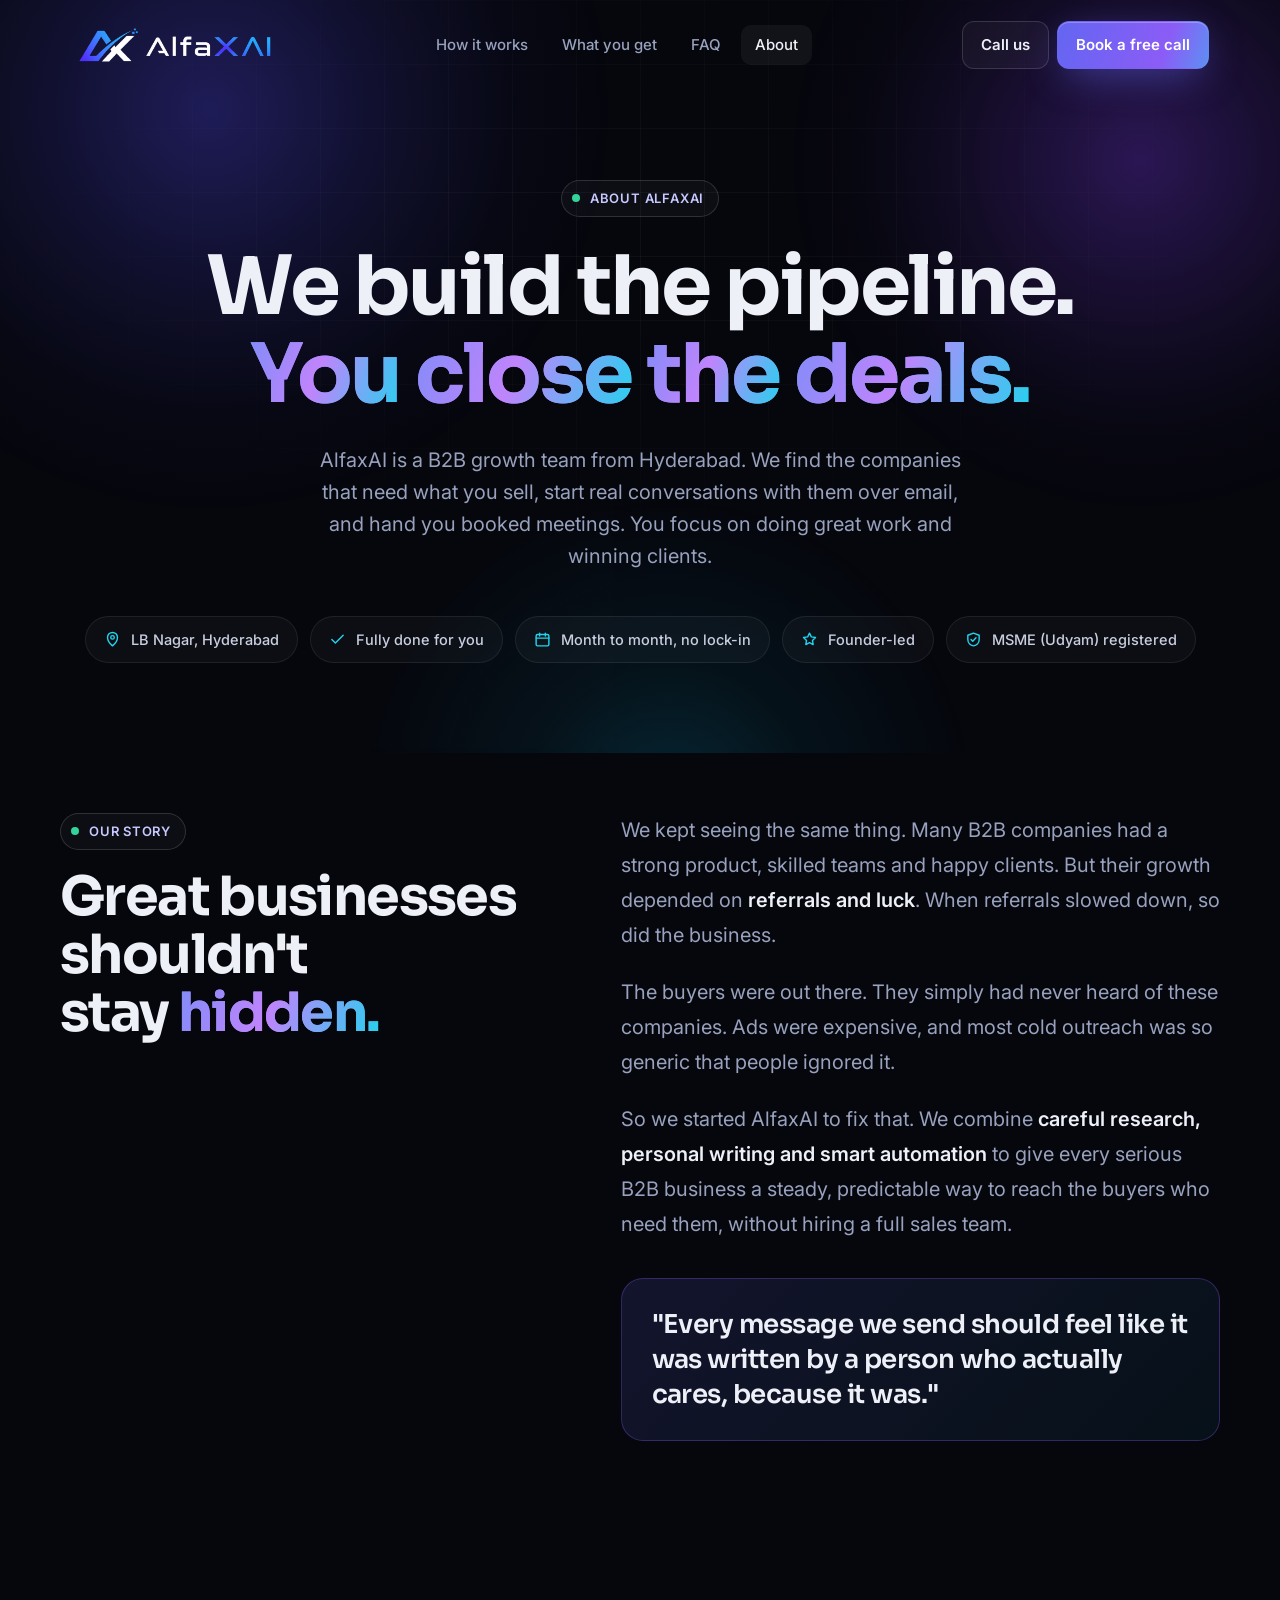
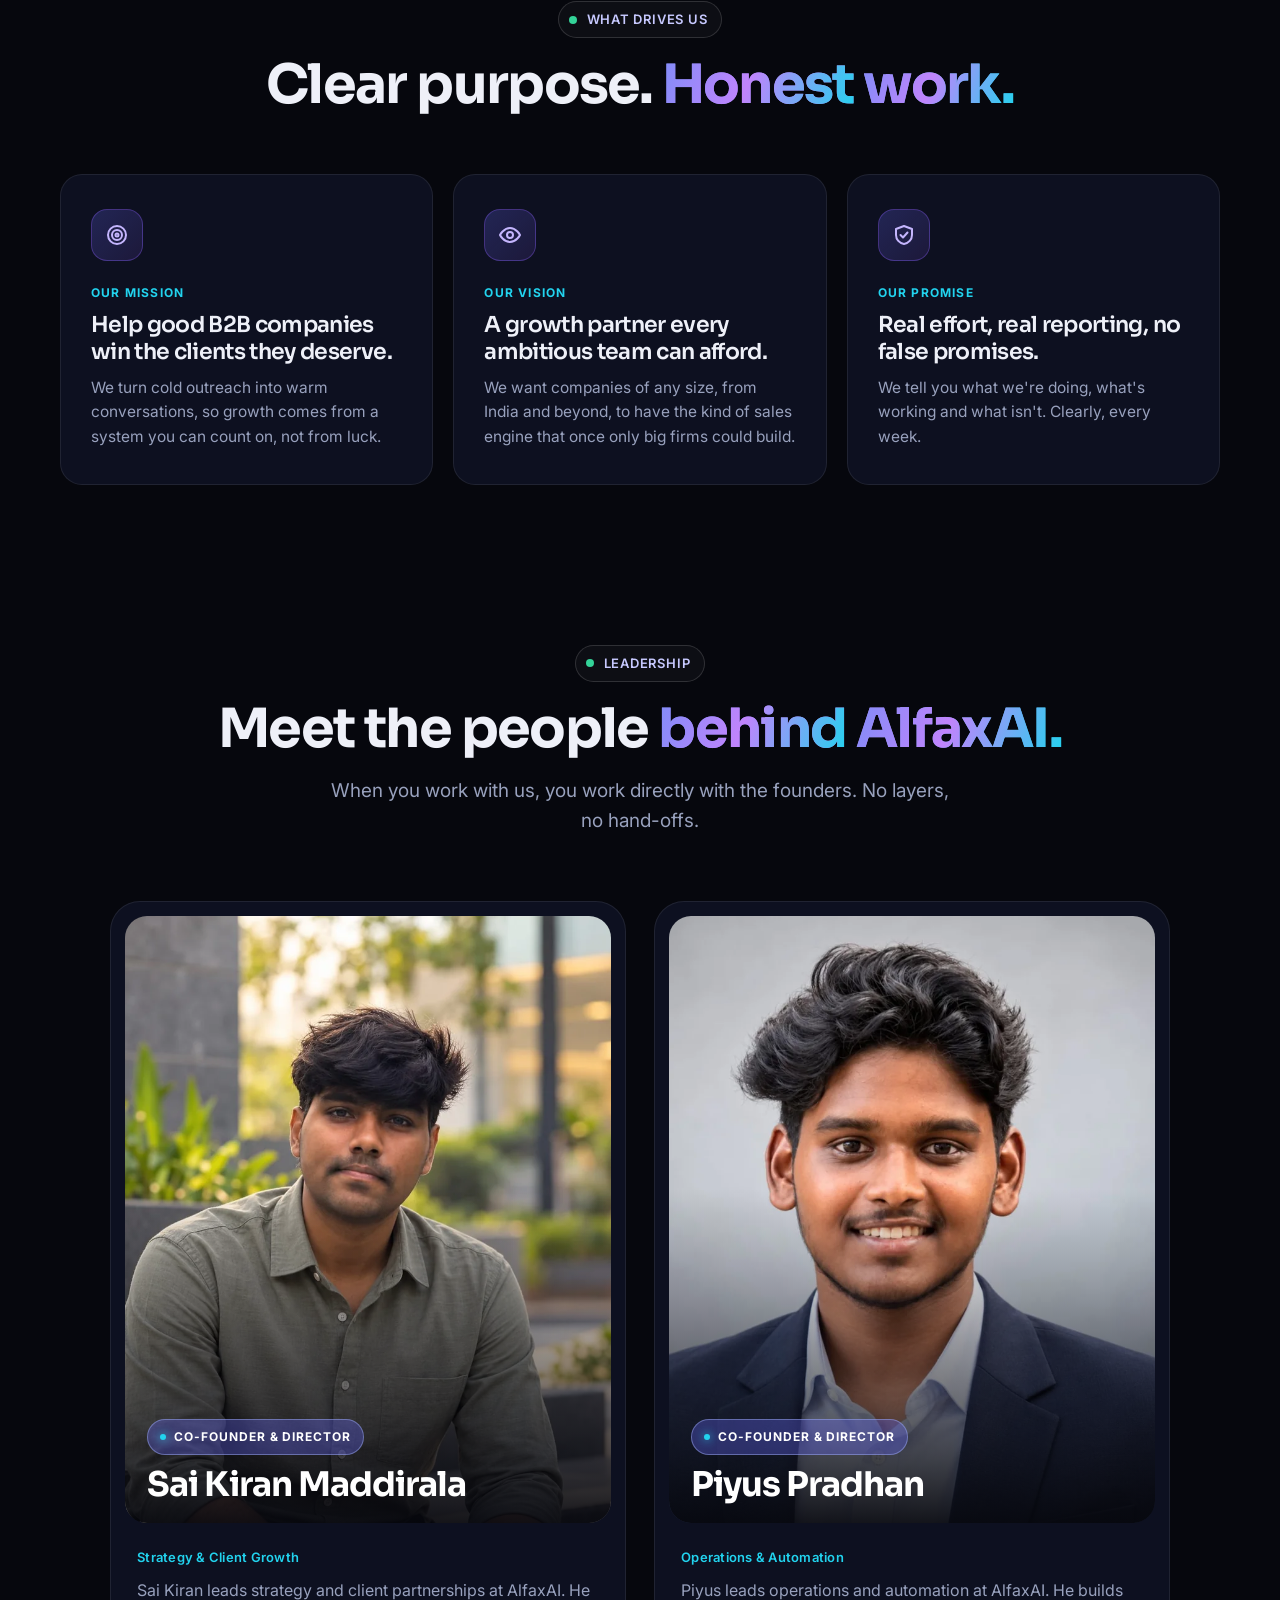
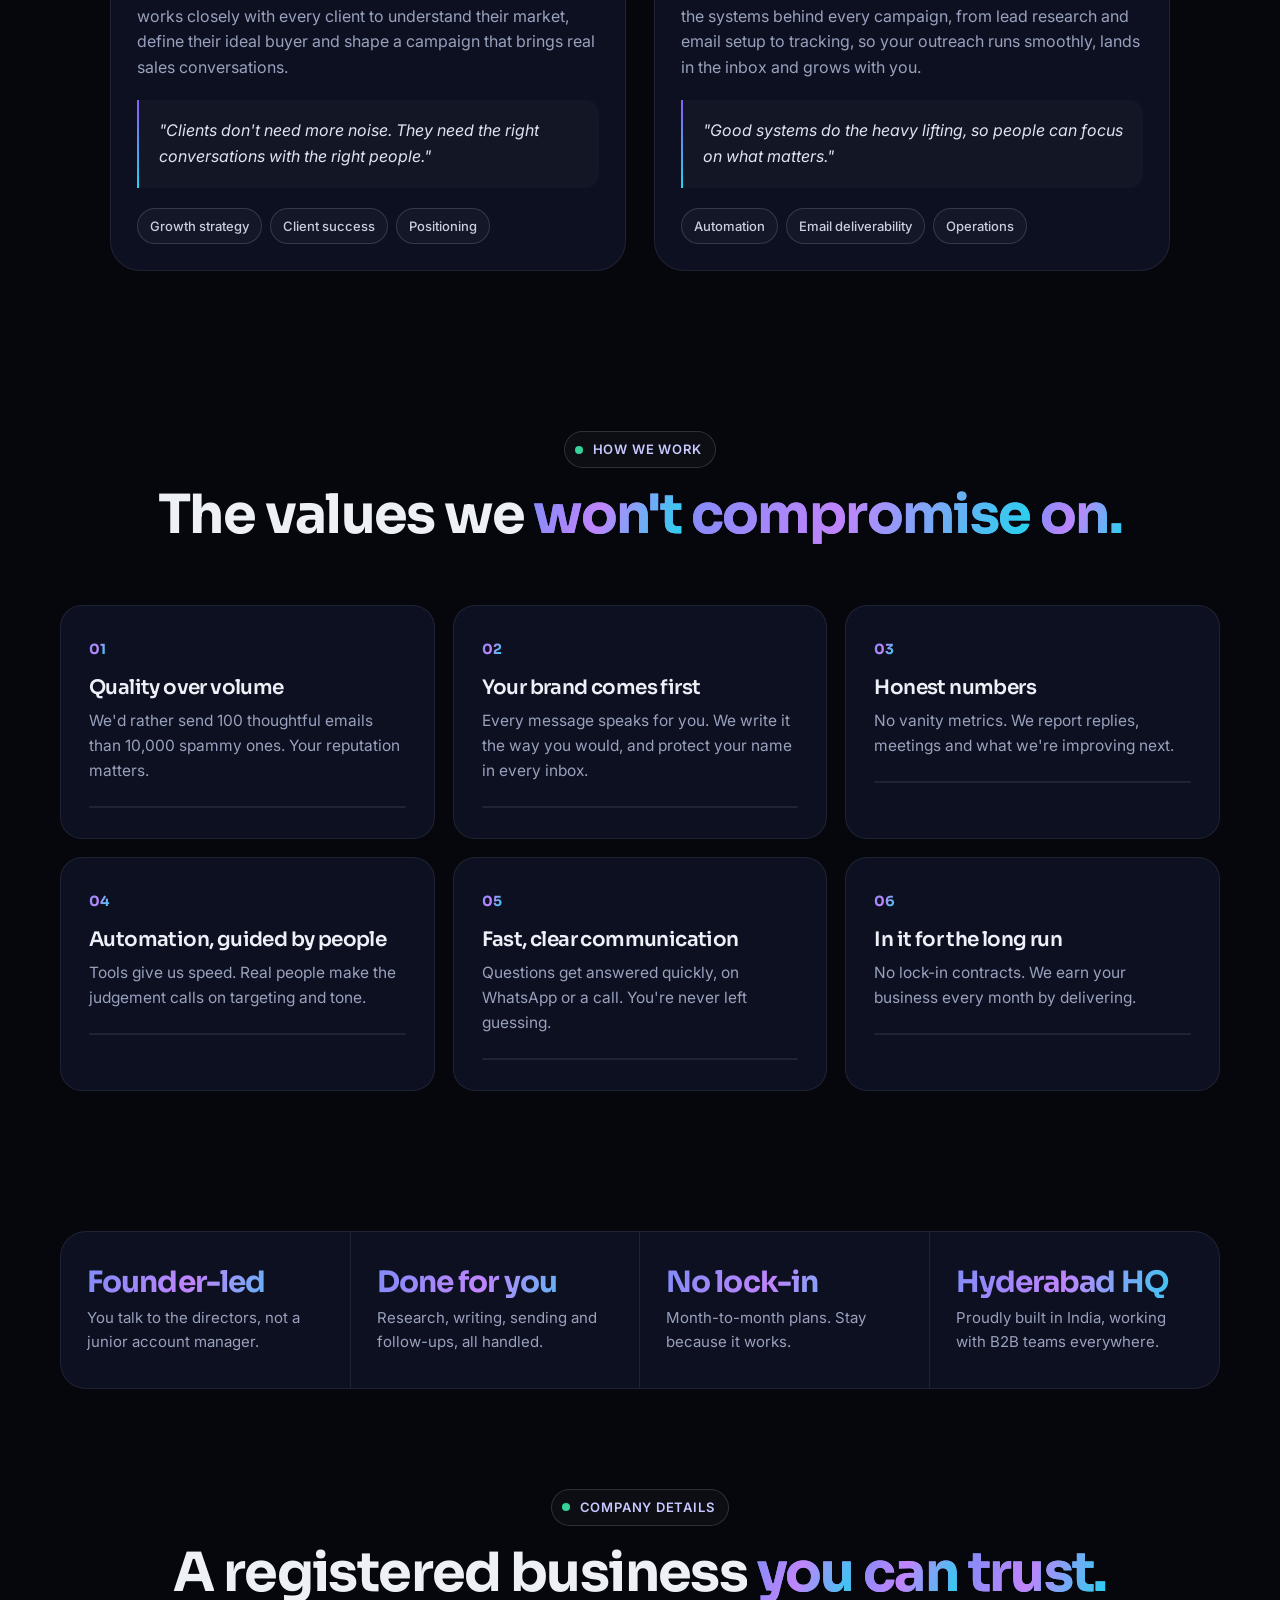
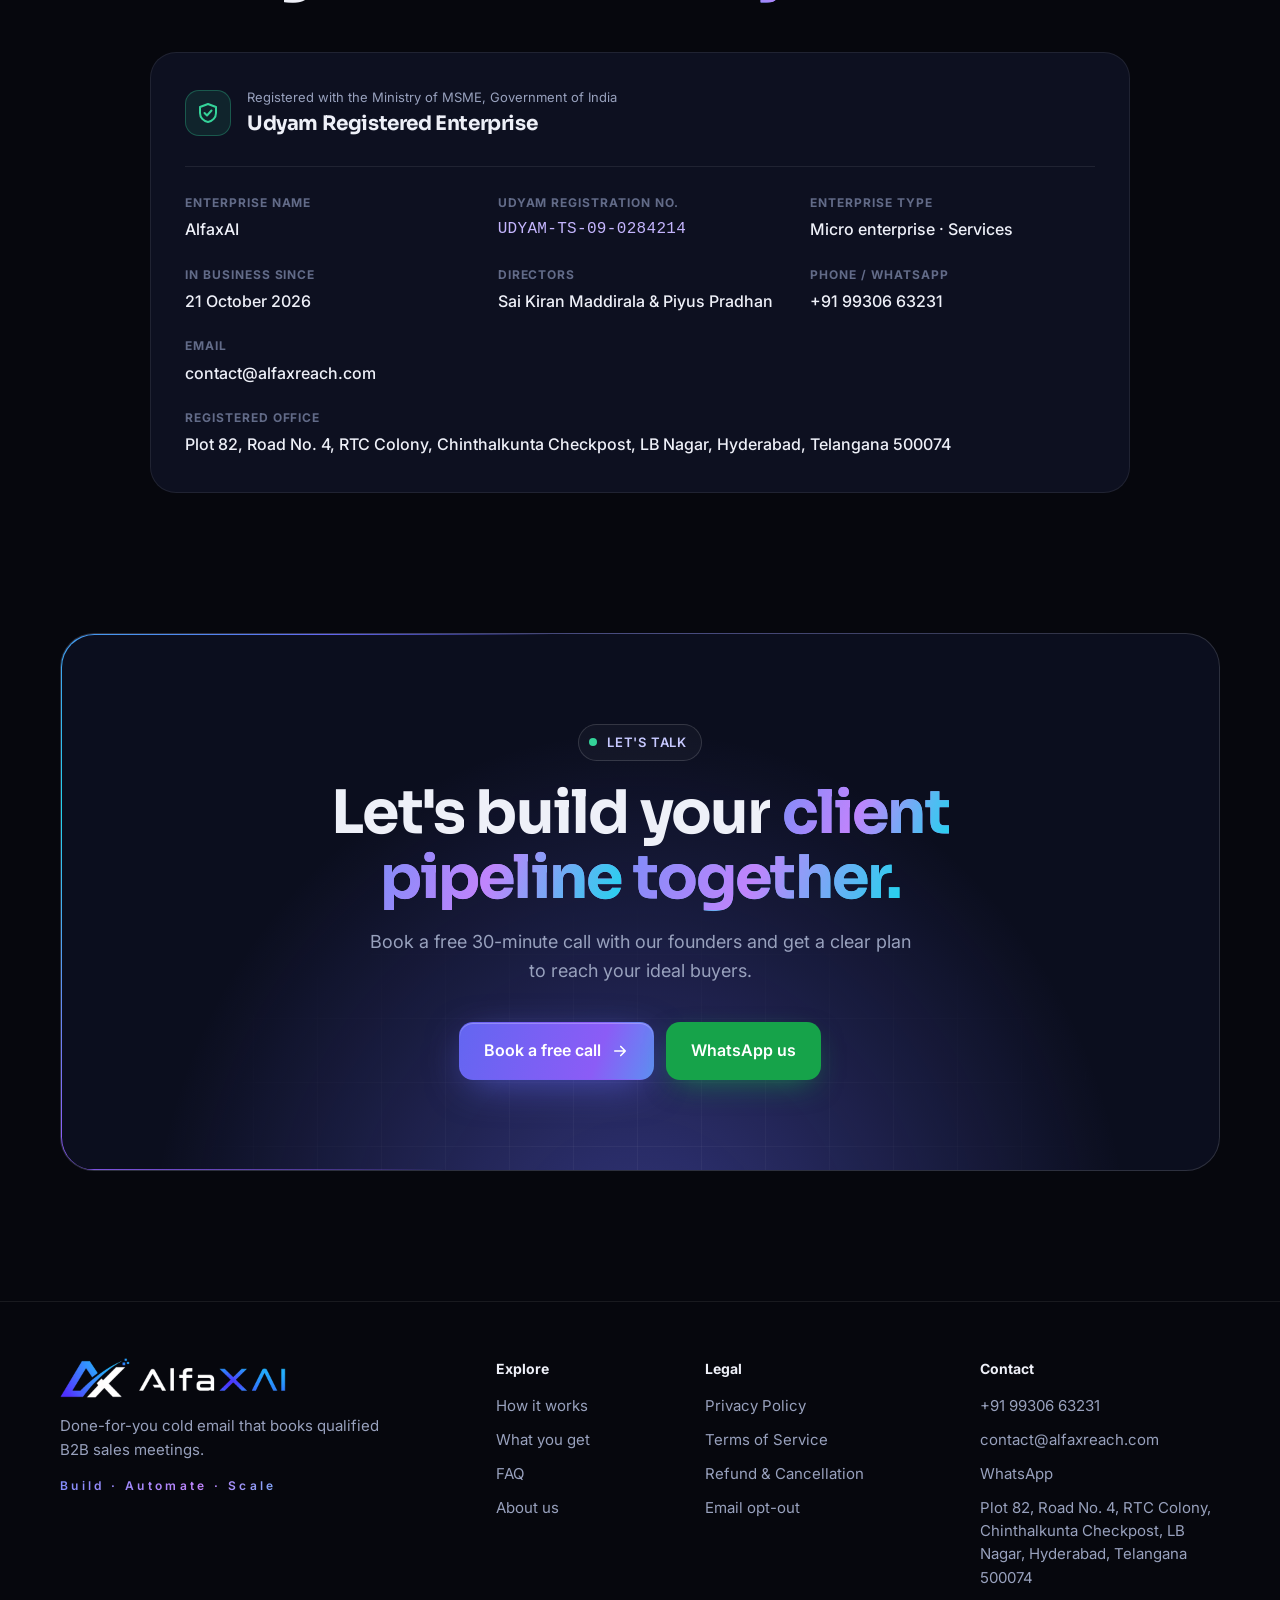
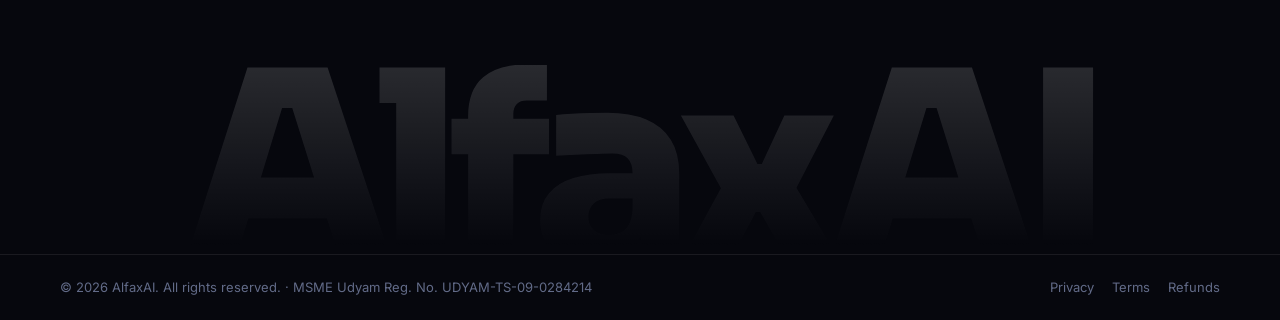
<file: about.html>
<!doctype html>
<html lang="en">
<head>
<meta charset="utf-8">
<meta name="viewport" content="width=device-width, initial-scale=1">
<title>About Us — AlfaxAI</title>
<meta name="description" content="Meet AlfaxAI, a Hyderabad-based B2B growth team led by directors Sai Kiran Maddirala and Piyus Pradhan. We help B2B companies win clients with personal, done-for-you cold email.">
<meta property="og:title" content="About AlfaxAI — The team behind your pipeline">
<meta property="og:description" content="Meet the people who find your buyers, email them for you, and book meetings on your calendar.">
<meta property="og:type" content="website">
<meta property="og:image" content="https://YOUR-DOMAIN.com/assets/og-image.png">
<meta name="twitter:card" content="summary_large_image">
<meta name="theme-color" content="#06070d">
<link rel="icon" href="favicon.ico" sizes="any">
<link rel="icon" type="image/png" sizes="32x32" href="assets/favicon-32.png">
<link rel="icon" type="image/png" sizes="192x192" href="assets/favicon-192.png">
<link rel="apple-touch-icon" href="assets/apple-touch-icon.png">
<link rel="preconnect" href="https://fonts.googleapis.com">
<link rel="preconnect" href="https://fonts.gstatic.com" crossorigin>
<link href="https://fonts.googleapis.com/css2?family=Inter:wght@400;500;600;700&family=Sora:wght@600;700;800&display=swap" rel="stylesheet">
<script type="application/ld+json">
{
  "@context": "https://schema.org",
  "@type": "Organization",
  "name": "AlfaxAI",
  "description": "Done-for-you B2B cold email and client acquisition.",
  "telephone": "+91-9930663231",
  "email": "contact@alfaxreach.com",
  "address": {"@type": "PostalAddress", "streetAddress": "Plot 82, Road No. 4, RTC Colony, Chinthalkunta Checkpost, LB Nagar", "addressLocality": "Hyderabad", "addressRegion": "Telangana", "postalCode": "500074", "addressCountry": "IN"},
  "identifier": {"@type": "PropertyValue", "propertyID": "Udyam Registration Number", "value": "UDYAM-TS-09-0284214"},
  "founder": [
    {"@type": "Person", "name": "Sai Kiran Maddirala", "jobTitle": "Co-Founder & Director"},
    {"@type": "Person", "name": "Piyus Pradhan", "jobTitle": "Co-Founder & Director"}
  ]
}
</script>
<style>
@property --ang{syntax:'<angle>';initial-value:0deg;inherits:false}
:root{
  --bg:#06070d;--card:#0d1020;--card-2:#11152a;
  --line:rgba(255,255,255,.08);--line-2:rgba(255,255,255,.14);
  --text:#eef0f8;--muted:#98a1bd;--dim:#626b88;
  --indigo:#6366f1;--violet:#8b5cf6;--cyan:#22d3ee;--green:#34d399;
  --grad:linear-gradient(110deg,#818cf8 0%,#c084fc 45%,#22d3ee 100%);
  --ease:cubic-bezier(.2,.7,.1,1);--max:1200px;
}
*{box-sizing:border-box;margin:0;padding:0}
html{scroll-behavior:smooth;-webkit-text-size-adjust:100%}
body{font-family:Inter,system-ui,-apple-system,"Segoe UI",Roboto,sans-serif;background:var(--bg);color:var(--text);line-height:1.6;-webkit-font-smoothing:antialiased;overflow-x:hidden}
a{color:inherit;text-decoration:none}
svg{display:block}
img{display:block;max-width:100%}
::selection{background:rgba(139,92,246,.45);color:#fff}
.wrap{max-width:var(--max);margin:0 auto;padding:0 20px}
section{position:relative;padding:120px 0}
h1,h2,h3{font-family:Sora,Inter,sans-serif;letter-spacing:-.03em;line-height:1.08}
h1,h2{text-wrap:balance}
h2{font-size:clamp(32px,4.6vw,54px);font-weight:700;margin:18px 0}
h3{font-weight:600}
.lead{font-size:clamp(16px,1.5vw,19px);color:var(--muted);max-width:640px}
.center{text-align:center}
.center .lead{margin-left:auto;margin-right:auto}
.grad{background:var(--grad);-webkit-background-clip:text;background-clip:text;color:transparent}
.grad .w>span{background:var(--grad);-webkit-background-clip:text;background-clip:text;color:transparent}
main,header,footer{position:relative;z-index:1}
.cursor-glow{position:fixed;left:0;top:0;width:520px;height:520px;margin:-260px 0 0 -260px;border-radius:50%;pointer-events:none;z-index:0;background:radial-gradient(closest-side,rgba(99,102,241,.13),transparent);will-change:transform;opacity:0;transition:opacity .4s}
.cursor-glow.on{opacity:1}
.progress{position:fixed;top:0;left:0;right:0;height:2px;z-index:200;transform-origin:0 50%;transform:scaleX(0);background:var(--grad)}

.eyebrow{display:inline-flex;align-items:center;gap:10px;font-size:13px;font-weight:600;letter-spacing:.06em;text-transform:uppercase;color:#c7c9ff;padding:7px 14px 7px 10px;border-radius:999px;border:1px solid var(--line-2);background:rgba(255,255,255,.03)}
.eyebrow .dot{width:8px;height:8px;border-radius:50%;background:var(--green);animation:ping 2s infinite}
@keyframes ping{0%{box-shadow:0 0 0 0 rgba(52,211,153,.55)}80%,100%{box-shadow:0 0 0 10px rgba(52,211,153,0)}}

.btn{position:relative;display:inline-flex;align-items:center;justify-content:center;gap:10px;font-weight:600;font-size:16px;padding:15px 24px;border-radius:14px;border:1px solid transparent;cursor:pointer;white-space:nowrap;overflow:hidden;isolation:isolate;transition:transform .35s var(--ease),box-shadow .3s,border-color .3s,background .3s}
.btn svg{width:18px;height:18px;transition:transform .35s var(--ease)}
.btn:hover svg.arrow{transform:translateX(4px)}
.btn-primary{color:#fff;background:linear-gradient(110deg,#6366f1,#8b5cf6,#22d3ee,#8b5cf6,#6366f1);background-size:300% 100%;animation:gradmove 8s linear infinite;box-shadow:0 10px 40px -10px rgba(99,102,241,.7),inset 0 1px 0 rgba(255,255,255,.25)}
.btn-primary::after{content:"";position:absolute;inset:0;z-index:-1;background:linear-gradient(105deg,transparent 30%,rgba(255,255,255,.45) 50%,transparent 70%);transform:translateX(-120%);transition:transform .8s var(--ease)}
.btn-primary:hover::after{transform:translateX(120%)}
@keyframes gradmove{to{background-position:300% 0}}
.btn-ghost{background:rgba(255,255,255,.04);border-color:var(--line-2);color:var(--text)}
.btn-ghost:hover{border-color:rgba(255,255,255,.3);background:rgba(255,255,255,.07)}
.btn-wa{background:#16a34a;color:#fff;box-shadow:0 10px 30px -10px rgba(22,163,74,.7)}
.btn-wa:hover{background:#15913f}

/* header */
header{position:fixed;top:0;left:0;right:0;z-index:150;transition:transform .5s var(--ease)}
header.hide{transform:translateY(-110%)}
.nav-shell{margin:14px auto 0;max-width:calc(var(--max) - 20px);padding:0 10px}
.nav{display:flex;align-items:center;justify-content:space-between;height:62px;padding:0 10px 0 18px;border-radius:18px;border:1px solid transparent;transition:background .4s,border-color .4s}
header.scrolled .nav{background:rgba(10,12,22,.92);border-color:var(--line)}
.logo{display:flex;align-items:center}
.logo-img{height:34px;width:auto;display:block;transition:transform .5s var(--ease),filter .5s}
.logo:hover .logo-img{transform:scale(1.04);filter:drop-shadow(0 0 12px rgba(59,130,246,.55))}
.nav-links{display:flex;gap:6px;font-size:15px;font-weight:500;color:var(--muted)}
.nav-links a{padding:8px 14px;border-radius:10px;transition:color .2s,background .2s}
.nav-links a:hover,.nav-links a[aria-current]{color:var(--text);background:rgba(255,255,255,.05)}
.nav-cta{display:flex;gap:8px;align-items:center}
.nav-cta .btn{padding:11px 18px;font-size:15px;border-radius:12px}
.menu-btn{display:none;width:44px;height:44px;border-radius:12px;border:1px solid var(--line-2);background:rgba(255,255,255,.04);cursor:pointer;place-items:center}
.menu-btn span{display:block;width:18px;height:2px;background:#fff;border-radius:2px;transition:transform .35s var(--ease),opacity .2s;margin:2px 0}
.menu-btn.open span:nth-child(1){transform:translateY(6px) rotate(45deg)}
.menu-btn.open span:nth-child(2){opacity:0}
.menu-btn.open span:nth-child(3){transform:translateY(-6px) rotate(-45deg)}
.mobile-menu{position:fixed;inset:0;z-index:140;background:rgba(6,7,13,.985);display:flex;flex-direction:column;justify-content:center;padding:0 28px;gap:6px;clip-path:circle(0 at calc(100% - 44px) 44px);transition:clip-path .7s var(--ease);pointer-events:none}
.mobile-menu.open{clip-path:circle(150% at calc(100% - 44px) 44px);pointer-events:auto}
.mobile-menu a{font-family:Sora,sans-serif;font-size:32px;font-weight:600;padding:10px 0;opacity:0;transform:translateY(20px);transition:opacity .5s,transform .5s var(--ease)}
.mobile-menu.open a{opacity:1;transform:none}
.mobile-menu .btn{font-size:17px;margin-top:20px}

/* reveal */
[data-reveal]{opacity:0;transform:translateY(24px);transition:opacity .9s var(--ease),transform .9s var(--ease)}
[data-reveal].in{opacity:1;transform:none}
[data-stagger]>*{opacity:0;transform:translateY(34px) scale(.98);transition:opacity .9s var(--ease),transform .9s var(--ease)}
[data-stagger].in>*{opacity:1;transform:none}
.w{display:inline-block;overflow:hidden;vertical-align:top;padding-bottom:.12em;margin-bottom:-.12em}
.w>span{display:inline-block;transform:translateY(110%) rotate(4deg);transform-origin:0 100%;transition:transform 1.1s var(--ease)}
[data-split].in .w>span{transform:none}

/* ===== HERO ===== */
.hero{padding:180px 0 90px;overflow:hidden;text-align:center}
.hero-bg{position:absolute;inset:0;z-index:-1;overflow:hidden}
.grid-bg{position:absolute;inset:0;background-image:linear-gradient(var(--line) 1px,transparent 1px),linear-gradient(90deg,var(--line) 1px,transparent 1px);background-size:64px 64px;-webkit-mask-image:radial-gradient(ellipse 70% 60% at 50% 30%,#000 10%,transparent 75%);mask-image:radial-gradient(ellipse 70% 60% at 50% 30%,#000 10%,transparent 75%);opacity:.5}
.blob{position:absolute;border-radius:50%;opacity:.7;will-change:transform}
.blob.b1{width:820px;height:820px;background:radial-gradient(closest-side,rgba(79,70,229,.5),rgba(79,70,229,.2) 45%,rgba(79,70,229,.05) 75%,transparent);top:-300px;left:-200px;animation:float1 18s ease-in-out infinite}
.blob.b2{width:720px;height:720px;background:radial-gradient(closest-side,rgba(124,58,237,.45),rgba(124,58,237,.18) 45%,rgba(124,58,237,.04) 75%,transparent);top:-200px;right:-220px;animation:float2 22s ease-in-out infinite}
.blob.b3{width:620px;height:620px;background:radial-gradient(closest-side,rgba(8,145,178,.35),rgba(8,145,178,.12) 45%,transparent);bottom:-360px;left:28%;animation:float3 20s ease-in-out infinite}
@keyframes float1{50%{transform:translate(120px,80px) scale(1.1)}}
@keyframes float2{50%{transform:translate(-100px,120px) scale(.9)}}
@keyframes float3{50%{transform:translate(-140px,-60px) scale(1.15)}}
.hero h1{font-size:clamp(36px,6.4vw,84px);font-weight:700;margin:26px auto 24px;max-width:1000px}
.hero .lead{margin:0 auto;font-size:clamp(17px,1.6vw,20px);max-width:660px}
.hero-facts{display:flex;flex-wrap:wrap;justify-content:center;gap:12px;margin-top:44px}
.fact{display:inline-flex;align-items:center;gap:10px;padding:11px 18px;border-radius:999px;border:1px solid var(--line);background:rgba(255,255,255,.03);font-size:14.5px;font-weight:500;color:#c9cee0}
.fact svg{width:17px;height:17px;color:var(--cyan)}

/* ===== STORY ===== */
.story{display:grid;grid-template-columns:.9fr 1.1fr;gap:70px;align-items:start}
.story>*{min-width:0}
.story-side{position:sticky;top:130px}
.story-body p{font-size:clamp(17px,1.6vw,20px);color:var(--muted);line-height:1.75}
.story-body p+p{margin-top:22px}
.story-body strong{color:var(--text);font-weight:600}
.pull{margin-top:36px;padding:28px 30px;border-radius:22px;background:linear-gradient(135deg,rgba(99,102,241,.14),rgba(34,211,238,.05));border:1px solid rgba(139,92,246,.3);font-family:Sora,sans-serif;font-size:clamp(20px,2.2vw,26px);line-height:1.35;letter-spacing:-.02em;font-weight:600}

/* ===== MISSION CARDS ===== */
.cards3{display:grid;grid-template-columns:repeat(3,1fr);gap:20px;margin-top:60px;text-align:left}
.cards3>*{min-width:0}
.spot{position:relative;border-radius:22px;background:var(--card);border:1px solid var(--line);overflow:hidden;isolation:isolate}
.spot::before{content:"";position:absolute;inset:0;z-index:-1;background:radial-gradient(420px circle at var(--mx,50%) var(--my,-30%),rgba(139,92,246,.16),transparent 45%);opacity:0;transition:opacity .4s}
.spot::after{content:"";position:absolute;inset:0;border-radius:inherit;padding:1px;background:radial-gradient(300px circle at var(--mx,50%) var(--my,-30%),rgba(167,139,250,.7),transparent 50%);-webkit-mask:linear-gradient(#000 0 0) content-box,linear-gradient(#000 0 0);-webkit-mask-composite:xor;mask-composite:exclude;opacity:0;transition:opacity .4s;pointer-events:none}
.spot:hover::before,.spot:hover::after{opacity:1}
.mcard{padding:34px 30px}
.mcard .ic{width:52px;height:52px;border-radius:16px;display:grid;place-items:center;margin-bottom:22px;background:linear-gradient(135deg,rgba(99,102,241,.25),rgba(139,92,246,.12));border:1px solid rgba(139,92,246,.35);color:#c4b5fd}
.mcard .ic svg{width:24px;height:24px;transition:transform .6s var(--ease)}
.mcard:hover .ic svg{transform:rotate(-8deg) scale(1.12)}
.mcard small{display:block;font-size:12px;font-weight:700;letter-spacing:.1em;text-transform:uppercase;color:var(--cyan);margin-bottom:8px}
.mcard h3{font-size:22px;margin-bottom:10px;line-height:1.25}
.mcard p{color:var(--muted);font-size:15.5px}

/* ===== LEADERSHIP ===== */
.team{display:grid;grid-template-columns:1fr 1fr;gap:28px;margin-top:64px;max-width:1060px;margin-left:auto;margin-right:auto}
.team>*{min-width:0}
.team{text-align:left}
.person{padding:14px;border-radius:30px}
.photo{position:relative;border-radius:22px;overflow:hidden;aspect-ratio:4/5;background:#0b0e1e;isolation:isolate}
.photo img{width:100%;height:100%;object-fit:cover;transform:scale(1.02);transition:transform 1.2s var(--ease),filter .8s}
.person:hover .photo img{transform:scale(1.07)}
.photo::after{content:"";position:absolute;inset:0;background:linear-gradient(180deg,transparent 45%,rgba(6,7,13,.25) 62%,rgba(6,7,13,.94));pointer-events:none}
.photo::before{content:"";position:absolute;inset:0;z-index:2;border-radius:inherit;padding:1.5px;background:conic-gradient(from var(--ang),transparent 0 65%,#8b5cf6,#22d3ee,#6366f1,transparent 95%);-webkit-mask:linear-gradient(#000 0 0) content-box,linear-gradient(#000 0 0);-webkit-mask-composite:xor;mask-composite:exclude;animation:spin 7s linear infinite;opacity:0;transition:opacity .6s;pointer-events:none}
.person:hover .photo::before{opacity:1}
@keyframes spin{to{--ang:360deg}}
.ptag{position:absolute;left:22px;right:22px;bottom:20px;z-index:1}
.role{display:inline-flex;align-items:center;gap:8px;font-size:12px;font-weight:700;letter-spacing:.08em;text-transform:uppercase;color:#fff;padding:7px 12px;border-radius:999px;background:rgba(99,102,241,.35);border:1px solid rgba(165,180,252,.45)}
.role i{width:6px;height:6px;border-radius:50%;background:var(--cyan);box-shadow:0 0 10px var(--cyan)}
.ptag h3{font-size:clamp(26px,2.8vw,34px);font-weight:700;margin-top:12px;color:#fff}
.pbody{padding:24px 12px 12px}
.focus{font-size:13px;font-weight:600;color:var(--cyan);letter-spacing:.02em}
.pbody p{color:var(--muted);font-size:16px;margin-top:10px}
.quote{margin-top:20px;padding:18px 20px;border-left:2px solid;border-image:linear-gradient(180deg,#8b5cf6,#22d3ee) 1;background:rgba(255,255,255,.025);border-radius:0 14px 14px 0;font-size:16px;color:#dfe3f2;font-style:italic}
.chips{display:flex;flex-wrap:wrap;gap:8px;margin-top:20px}
.chips span{font-size:13px;font-weight:500;padding:7px 12px;border-radius:999px;border:1px solid var(--line-2);background:rgba(255,255,255,.03);color:#c9cee0}

/* ===== VALUES ===== */
.values{display:grid;grid-template-columns:repeat(3,1fr);gap:18px;margin-top:60px}
.values>*{min-width:0}
.val{padding:30px 28px}
.val .n{font-family:Sora,sans-serif;font-size:14px;font-weight:700;background:var(--grad);-webkit-background-clip:text;background-clip:text;color:transparent}
.val h3{font-size:20px;margin:14px 0 8px;line-height:1.3}
.val p{color:var(--muted);font-size:15.5px}
.val .bar{height:2px;margin-top:22px;border-radius:2px;background:var(--line);overflow:hidden}
.val .bar::after{content:"";display:block;height:100%;width:0;background:var(--grad);transition:width 1.2s var(--ease)}
.val:hover .bar::after{width:100%}

/* ===== PROMISE STRIP ===== */
.strip{display:grid;grid-template-columns:repeat(4,1fr);border:1px solid var(--line);border-radius:26px;overflow:hidden;background:var(--card)}
.strip>div{padding:34px 26px;border-right:1px solid var(--line);min-width:0}
.strip>div:last-child{border-right:0}
.strip b{display:block;font-family:Sora,sans-serif;font-size:clamp(24px,2.3vw,32px);letter-spacing:-.03em;white-space:nowrap;background:var(--grad);-webkit-background-clip:text;background-clip:text;color:transparent;line-height:1.1}
.strip span{display:block;color:var(--muted);font-size:15px;margin-top:8px}

/* ===== COMPANY DETAILS ===== */
.reg{max-width:980px;margin:50px auto 0;padding:34px;border-radius:26px}
.reg-badge{display:flex;align-items:center;gap:16px;padding-bottom:26px;margin-bottom:26px;border-bottom:1px solid var(--line)}
.reg-badge svg{width:46px;height:46px;flex:none;padding:10px;border-radius:14px;color:var(--green);background:rgba(52,211,153,.1);border:1px solid rgba(52,211,153,.3)}
.reg-badge small{display:block;font-size:13px;color:var(--muted)}
.reg-badge b{font-family:Sora,sans-serif;font-size:20px;letter-spacing:-.02em}
.reg-grid{display:grid;grid-template-columns:repeat(3,1fr);gap:22px 28px}
.reg-grid>div{min-width:0}
.reg-grid .wide{grid-column:1/-1}
.reg-grid dt{font-size:12px;font-weight:700;letter-spacing:.08em;text-transform:uppercase;color:var(--dim);margin-bottom:5px}
.reg-grid dd{font-size:16px;color:var(--text);font-weight:500;overflow-wrap:anywhere}
.reg-grid dd a:hover{color:#93c5fd}
.reg-grid .mono{font-family:ui-monospace,Consolas,monospace;letter-spacing:.02em;color:#c4b5fd}
@media (max-width:900px){.reg-grid{grid-template-columns:1fr 1fr}}
@media (max-width:640px){.reg{padding:24px}.reg-grid{grid-template-columns:1fr}}

/* ===== FINAL ===== */
.final{padding:40px 0 130px}
.final-box{position:relative;border-radius:34px;padding:90px 30px;text-align:center;overflow:hidden;background:radial-gradient(ellipse at 50% 120%,rgba(99,102,241,.45),transparent 60%),#0b0e1e;border:1px solid var(--line-2);isolation:isolate}
.final-box::before{content:"";position:absolute;inset:-1px;border-radius:inherit;padding:1.5px;background:conic-gradient(from var(--ang),transparent 0 60%,#8b5cf6,#22d3ee,#6366f1,transparent 95%);-webkit-mask:linear-gradient(#000 0 0) content-box,linear-gradient(#000 0 0);-webkit-mask-composite:xor;mask-composite:exclude;animation:spin 6s linear infinite;pointer-events:none}
.final-box .grid-bg{z-index:-1;opacity:.6;-webkit-mask-image:radial-gradient(ellipse 60% 70% at 50% 100%,#000,transparent 75%);mask-image:radial-gradient(ellipse 60% 70% at 50% 100%,#000,transparent 75%)}
.final-box h2{max-width:820px;margin:20px auto 18px;font-size:clamp(32px,5vw,60px)}
.final-box p{color:var(--muted);max-width:560px;margin:0 auto 36px;font-size:18px}
.final-box .actions{display:flex;flex-wrap:wrap;justify-content:center;gap:12px}

/* ===== FOOTER ===== */
footer{border-top:1px solid var(--line);padding:56px 0 0;overflow:hidden}
.foot{display:flex;flex-wrap:wrap;justify-content:space-between;gap:28px;align-items:flex-start;font-size:15px;color:var(--muted)}
.foot-col{display:grid;gap:10px}
.foot-col b{color:var(--text);font-size:14px;margin-bottom:4px}
.foot-col a:hover{color:var(--text)}
.foot-tag{font-size:12px;font-weight:600;letter-spacing:.28em;background:var(--grad);-webkit-background-clip:text;background-clip:text;color:transparent;margin-top:4px}
.wordmark{font-family:Sora,sans-serif;font-weight:800;font-size:clamp(90px,21vw,300px);letter-spacing:-.06em;line-height:.8;text-align:center;margin-top:50px;background:linear-gradient(180deg,rgba(255,255,255,.14),rgba(255,255,255,0) 85%);-webkit-background-clip:text;background-clip:text;color:transparent;user-select:none;transform:translateY(12%)}
.copy{display:flex;justify-content:space-between;flex-wrap:wrap;gap:10px;font-size:13px;color:var(--dim);padding:22px 0;border-top:1px solid var(--line);position:relative;z-index:1;background:var(--bg)}
.copy-links{display:flex;gap:18px}
.copy-links a:hover{color:var(--text)}

.wa-float{position:fixed;right:22px;bottom:22px;z-index:120;width:60px;height:60px;border-radius:50%;background:#16a34a;color:#fff;display:grid;place-items:center;box-shadow:0 14px 34px -8px rgba(22,163,74,.7);transform:scale(0);transition:transform .6s cubic-bezier(.3,1.6,.5,1)}
.wa-float.show{transform:scale(1)}
.wa-float svg{width:30px;height:30px;position:relative;z-index:1}
.wa-float::before{content:"";position:absolute;inset:0;border-radius:50%;background:#16a34a;animation:waPing 2.4s infinite}
@keyframes waPing{0%{transform:scale(1);opacity:.6}100%{transform:scale(1.7);opacity:0}}

.off,.off *,.off *::before,.off *::after,.off::before,.off::after{animation-play-state:paused !important}

@media (max-width:1000px){
  .story{grid-template-columns:1fr;gap:30px}
  .story-side{position:static}
  .values{grid-template-columns:1fr 1fr}
  .strip{grid-template-columns:1fr 1fr}
  .strip>div:nth-child(2){border-right:0}
  .strip>div:nth-child(-n+2){border-bottom:1px solid var(--line)}
}
@media (max-width:900px){
  section{padding:90px 0}
  .nav-links,.nav-cta .btn-ghost{display:none}
  .menu-btn{display:grid}
  .cards3{grid-template-columns:1fr}
  .team{grid-template-columns:1fr;max-width:520px}
  .blob{animation:none}
}
@media (max-width:640px){
  .nav-cta .btn-primary{display:none}
  .logo-img{height:30px}
  .hero{padding:130px 0 60px}
  .eyebrow{font-size:11px;letter-spacing:.03em}
  .fact{font-size:13px;padding:9px 14px}
  .values{grid-template-columns:1fr}
  .strip{grid-template-columns:1fr}
  .strip>div{border-right:0;border-bottom:1px solid var(--line);padding:26px 22px}
  .strip>div:last-child{border-bottom:0}
  .pull{padding:22px}
  .person{padding:10px}
  .final-box{padding:64px 22px}
  .final-box .actions .btn{flex:1 1 100%}
  .wa-float{right:16px;bottom:16px}
}
@media (prefers-reduced-motion:reduce){
  *,*::before,*::after{animation-duration:.001ms !important;animation-iteration-count:1 !important;transition-duration:.001ms !important;scroll-behavior:auto !important}
  [data-reveal],[data-stagger]>*,.w>span{opacity:1 !important;transform:none !important}
}
</style>
</head>
<body>
<div class="progress" id="progress"></div>
<div class="cursor-glow" id="glow"></div>

<header id="hdr">
  <div class="nav-shell">
    <div class="nav">
      <a href="index.html" class="logo" aria-label="AlfaxAI home"><img class="logo-img" src="assets/brand/logo-horizontal.png" alt="AlfaxAI" width="192" height="34"></a>
      <nav class="nav-links" aria-label="Main">
        <a href="index.html#how">How it works</a>
        <a href="index.html#features">What you get</a>
        <a href="index.html#faq">FAQ</a>
        <a href="about.html" aria-current="page">About</a>
      </nav>
      <div class="nav-cta">
        <a href="tel:+919930663231" class="btn btn-ghost">Call us</a>
        <a href="index.html#contact" class="btn btn-primary">Book a free call</a>
        <button class="menu-btn" id="menuBtn" aria-label="Open menu" aria-expanded="false"><span></span><span></span><span></span></button>
      </div>
    </div>
  </div>
</header>
<div class="mobile-menu" id="mobileMenu">
  <a href="index.html">Home</a>
  <a href="index.html#how">How it works</a>
  <a href="index.html#features">What you get</a>
  <a href="about.html">About us</a>
  <a href="index.html#contact" class="btn btn-primary">Book a free strategy call</a>
</div>

<main>
<!-- HERO -->
<section class="hero">
  <div class="hero-bg"><div class="blob b1"></div><div class="blob b2"></div><div class="blob b3"></div><div class="grid-bg"></div></div>
  <div class="wrap">
    <span class="eyebrow" data-reveal><span class="dot"></span>About AlfaxAI</span>
    <h1 data-split>We build the pipeline. <span class="grad">You close the deals.</span></h1>
    <p class="lead" data-reveal data-delay="300">AlfaxAI is a B2B growth team from Hyderabad. We find the companies that need what you sell, start real conversations with them over email, and hand you booked meetings. You focus on doing great work and winning clients.</p>
    <div class="hero-facts" data-stagger>
      <span class="fact"><svg viewBox="0 0 24 24" fill="none" stroke="currentColor" stroke-width="2" stroke-linecap="round" stroke-linejoin="round"><path d="M12 21s-7-6.2-7-12a7 7 0 0 1 14 0c0 5.8-7 12-7 12z"/><circle cx="12" cy="9" r="2.5"/></svg>LB Nagar, Hyderabad</span>
      <span class="fact"><svg viewBox="0 0 24 24" fill="none" stroke="currentColor" stroke-width="2" stroke-linecap="round" stroke-linejoin="round"><path d="M4 12l5 5L20 6"/></svg>Fully done for you</span>
      <span class="fact"><svg viewBox="0 0 24 24" fill="none" stroke="currentColor" stroke-width="2" stroke-linecap="round" stroke-linejoin="round"><rect x="3" y="5" width="18" height="16" rx="2"/><path d="M3 10h18M8 3v4M16 3v4"/></svg>Month to month, no lock-in</span>
      <span class="fact"><svg viewBox="0 0 24 24" fill="none" stroke="currentColor" stroke-width="2" stroke-linecap="round" stroke-linejoin="round"><path d="M12 3l2.6 5.3 5.9.9-4.3 4.1 1 5.8L12 16.4 6.8 19.1l1-5.8L3.5 9.2l5.9-.9z"/></svg>Founder-led</span>
      <span class="fact"><svg viewBox="0 0 24 24" fill="none" stroke="currentColor" stroke-width="2" stroke-linecap="round" stroke-linejoin="round"><path d="M12 3l8 3v6c0 4.5-3.4 8.3-8 9-4.6-.7-8-4.5-8-9V6z"/><path d="M8.5 12l2.5 2.5 4.5-5"/></svg>MSME (Udyam) registered</span>
    </div>
  </div>
</section>

<!-- STORY -->
<section style="padding-top:60px">
  <div class="wrap story">
    <div class="story-side">
      <span class="eyebrow" data-reveal><span class="dot"></span>Our story</span>
      <h2 data-split>Great businesses shouldn't stay <span class="grad">hidden.</span></h2>
    </div>
    <div class="story-body" data-reveal>
      <p>We kept seeing the same thing. Many B2B companies had a strong product, skilled teams and happy clients. But their growth depended on <strong>referrals and luck</strong>. When referrals slowed down, so did the business.</p>
      <p>The buyers were out there. They simply had never heard of these companies. Ads were expensive, and most cold outreach was so generic that people ignored it.</p>
      <p>So we started AlfaxAI to fix that. We combine <strong>careful research, personal writing and smart automation</strong> to give every serious B2B business a steady, predictable way to reach the buyers who need them, without hiring a full sales team.</p>
      <div class="pull">"Every message we send should feel like it was written by a person who actually cares, because it was."</div>
    </div>
  </div>
</section>

<!-- MISSION / VISION / PROMISE -->
<section style="padding-top:40px">
  <div class="wrap center">
    <span class="eyebrow" data-reveal><span class="dot"></span>What drives us</span>
    <h2 data-split>Clear purpose. <span class="grad">Honest work.</span></h2>
    <div class="cards3" data-stagger>
      <div class="spot mcard">
        <div class="ic"><svg viewBox="0 0 24 24" fill="none" stroke="currentColor" stroke-width="2" stroke-linecap="round" stroke-linejoin="round"><circle cx="12" cy="12" r="9"/><circle cx="12" cy="12" r="5"/><circle cx="12" cy="12" r="1.5"/></svg></div>
        <small>Our mission</small>
        <h3>Help good B2B companies win the clients they deserve.</h3>
        <p>We turn cold outreach into warm conversations, so growth comes from a system you can count on, not from luck.</p>
      </div>
      <div class="spot mcard">
        <div class="ic"><svg viewBox="0 0 24 24" fill="none" stroke="currentColor" stroke-width="2" stroke-linecap="round" stroke-linejoin="round"><path d="M2 12s3.6-7 10-7 10 7 10 7-3.6 7-10 7S2 12 2 12z"/><circle cx="12" cy="12" r="3"/></svg></div>
        <small>Our vision</small>
        <h3>A growth partner every ambitious team can afford.</h3>
        <p>We want companies of any size, from India and beyond, to have the kind of sales engine that once only big firms could build.</p>
      </div>
      <div class="spot mcard">
        <div class="ic"><svg viewBox="0 0 24 24" fill="none" stroke="currentColor" stroke-width="2" stroke-linecap="round" stroke-linejoin="round"><path d="M12 3l8 3v6c0 4.5-3.4 8.3-8 9-4.6-.7-8-4.5-8-9V6z"/><path d="M8.5 12l2.5 2.5 4.5-5"/></svg></div>
        <small>Our promise</small>
        <h3>Real effort, real reporting, no false promises.</h3>
        <p>We tell you what we're doing, what's working and what isn't. Clearly, every week.</p>
      </div>
    </div>
  </div>
</section>

<!-- LEADERSHIP -->
<section id="leadership" style="padding-top:40px">
  <div class="wrap center">
    <span class="eyebrow" data-reveal><span class="dot"></span>Leadership</span>
    <h2 data-split>Meet the people <span class="grad">behind AlfaxAI.</span></h2>
    <p class="lead" data-reveal>When you work with us, you work directly with the founders. No layers, no hand-offs.</p>
    <div class="team" data-stagger>
      <article class="spot person">
        <div class="photo">
          <picture><source srcset="assets/team/sai-kiran-maddirala.webp" type="image/webp"><img src="assets/team/sai-kiran-maddirala.jpg" alt="Sai Kiran Maddirala, Co-Founder and Director of AlfaxAI" width="800" height="1000" loading="lazy"></picture>
          <div class="ptag"><span class="role"><i></i>Co-Founder &amp; Director</span><h3>Sai Kiran Maddirala</h3></div>
        </div>
        <div class="pbody">
          <div class="focus">Strategy &amp; Client Growth</div>
          <p>Sai Kiran leads strategy and client partnerships at AlfaxAI. He works closely with every client to understand their market, define their ideal buyer and shape a campaign that brings real sales conversations.</p>
          <div class="quote">"Clients don't need more noise. They need the right conversations with the right people."</div>
          <div class="chips"><span>Growth strategy</span><span>Client success</span><span>Positioning</span></div>
        </div>
      </article>
      <article class="spot person">
        <div class="photo">
          <picture><source srcset="assets/team/piyus-pradhan.webp" type="image/webp"><img src="assets/team/piyus-pradhan.jpg" alt="Piyus Pradhan, Co-Founder and Director of AlfaxAI" width="800" height="1000" loading="lazy"></picture>
          <div class="ptag"><span class="role"><i></i>Co-Founder &amp; Director</span><h3>Piyus Pradhan</h3></div>
        </div>
        <div class="pbody">
          <div class="focus">Operations &amp; Automation</div>
          <p>Piyus leads operations and automation at AlfaxAI. He builds the systems behind every campaign, from lead research and email setup to tracking, so your outreach runs smoothly, lands in the inbox and grows with you.</p>
          <div class="quote">"Good systems do the heavy lifting, so people can focus on what matters."</div>
          <div class="chips"><span>Automation</span><span>Email deliverability</span><span>Operations</span></div>
        </div>
      </article>
    </div>
  </div>
</section>

<!-- VALUES -->
<section style="padding-top:40px">
  <div class="wrap">
    <div class="center">
      <span class="eyebrow" data-reveal><span class="dot"></span>How we work</span>
      <h2 data-split>The values we <span class="grad">won't compromise on.</span></h2>
    </div>
    <div class="values" data-stagger>
      <div class="spot val"><span class="n">01</span><h3>Quality over volume</h3><p>We'd rather send 100 thoughtful emails than 10,000 spammy ones. Your reputation matters.</p><div class="bar"></div></div>
      <div class="spot val"><span class="n">02</span><h3>Your brand comes first</h3><p>Every message speaks for you. We write it the way you would, and protect your name in every inbox.</p><div class="bar"></div></div>
      <div class="spot val"><span class="n">03</span><h3>Honest numbers</h3><p>No vanity metrics. We report replies, meetings and what we're improving next.</p><div class="bar"></div></div>
      <div class="spot val"><span class="n">04</span><h3>Automation, guided by people</h3><p>Tools give us speed. Real people make the judgement calls on targeting and tone.</p><div class="bar"></div></div>
      <div class="spot val"><span class="n">05</span><h3>Fast, clear communication</h3><p>Questions get answered quickly, on WhatsApp or a call. You're never left guessing.</p><div class="bar"></div></div>
      <div class="spot val"><span class="n">06</span><h3>In it for the long run</h3><p>No lock-in contracts. We earn your business every month by delivering.</p><div class="bar"></div></div>
    </div>
  </div>
</section>

<!-- STRIP -->
<section style="padding:20px 0 100px">
  <div class="wrap">
    <div class="strip" data-stagger>
      <div><b>Founder-led</b><span>You talk to the directors, not a junior account manager.</span></div>
      <div><b>Done for you</b><span>Research, writing, sending and follow-ups, all handled.</span></div>
      <div><b>No lock-in</b><span>Month-to-month plans. Stay because it works.</span></div>
      <div><b>Hyderabad HQ</b><span>Proudly built in India, working with B2B teams everywhere.</span></div>
    </div>
  </div>
</section>

<!-- COMPANY DETAILS -->
<section style="padding:0 0 100px">
  <div class="wrap">
    <div class="center">
      <span class="eyebrow" data-reveal><span class="dot"></span>Company details</span>
      <h2 data-split>A registered business <span class="grad">you can trust.</span></h2>
    </div>
    <div class="spot reg" data-reveal>
      <div class="reg-badge">
        <svg viewBox="0 0 24 24" fill="none" stroke="currentColor" stroke-width="2" stroke-linecap="round" stroke-linejoin="round"><path d="M12 3l8 3v6c0 4.5-3.4 8.3-8 9-4.6-.7-8-4.5-8-9V6z"/><path d="M8.5 12l2.5 2.5 4.5-5"/></svg>
        <div><small>Registered with the Ministry of MSME, Government of India</small><b>Udyam Registered Enterprise</b></div>
      </div>
      <dl class="reg-grid">
        <div><dt>Enterprise name</dt><dd>AlfaxAI</dd></div>
        <div><dt>Udyam Registration No.</dt><dd class="mono">UDYAM-TS-09-0284214</dd></div>
        <div><dt>Enterprise type</dt><dd>Micro enterprise · Services</dd></div>
        <div><dt>In business since</dt><dd>21 October 2026</dd></div>
        <div><dt>Directors</dt><dd>Sai Kiran Maddirala &amp; Piyus Pradhan</dd></div>
        <div><dt>Phone / WhatsApp</dt><dd><a href="tel:+919930663231">+91 99306 63231</a></dd></div>
        <div><dt>Email</dt><dd><a href="mailto:contact@alfaxreach.com">contact@alfaxreach.com</a></dd></div>
        <div class="wide"><dt>Registered office</dt><dd><a href="https://www.google.com/maps/search/?api=1&query=Plot+82+RTC+Colony+Chinthalkunta+Checkpost+LB+Nagar+Hyderabad+500074" target="_blank" rel="noopener">Plot 82, Road No. 4, RTC Colony, Chinthalkunta Checkpost, LB Nagar, Hyderabad, Telangana 500074</a></dd></div>
      </dl>
    </div>
  </div>
</section>

<!-- FINAL CTA -->
<section class="final">
  <div class="wrap">
    <div class="final-box" data-reveal>
      <div class="grid-bg"></div>
      <span class="eyebrow"><span class="dot"></span>Let's talk</span>
      <h2 data-split>Let's build your <span class="grad">client pipeline together.</span></h2>
      <p>Book a free 30-minute call with our founders and get a clear plan to reach your ideal buyers.</p>
      <div class="actions">
        <a href="index.html#contact" class="btn btn-primary">Book a free call
          <svg class="arrow" viewBox="0 0 24 24" fill="none" stroke="currentColor" stroke-width="2.2" stroke-linecap="round" stroke-linejoin="round"><path d="M5 12h14M13 6l6 6-6 6"/></svg></a>
        <a href="https://wa.me/919930663231?text=Hi%20AlfaxAI%2C%20I%27d%20like%20to%20know%20more." target="_blank" rel="noopener" class="btn btn-wa">WhatsApp us</a>
      </div>
    </div>
  </div>
</section>
</main>

<footer>
  <div class="wrap">
    <div class="foot">
      <div class="foot-col" style="max-width:320px">
        <a href="index.html" class="logo" aria-label="AlfaxAI home"><img class="logo-img" src="assets/brand/logo-horizontal.png" alt="AlfaxAI" width="226" height="40" style="height:40px"></a>
        <span style="margin-top:6px">Done-for-you cold email that books qualified B2B sales meetings.</span>
        <span class="foot-tag">Build · Automate · Scale</span>
      </div>
      <div class="foot-col"><b>Explore</b><a href="index.html#how">How it works</a><a href="index.html#features">What you get</a><a href="index.html#faq">FAQ</a><a href="about.html">About us</a></div>
      <div class="foot-col"><b>Legal</b><a href="privacy-policy.html">Privacy Policy</a><a href="terms.html">Terms of Service</a><a href="refund-policy.html">Refund &amp; Cancellation</a><a href="privacy-policy.html#opt-out">Email opt-out</a></div>
      <div class="foot-col"><b>Contact</b><a href="tel:+919930663231">+91 99306 63231</a><a href="mailto:contact@alfaxreach.com">contact@alfaxreach.com</a><a href="https://wa.me/919930663231" target="_blank" rel="noopener">WhatsApp</a><span style="max-width:240px;line-height:1.55">Plot 82, Road No. 4, RTC Colony, Chinthalkunta Checkpost, LB Nagar, Hyderabad, Telangana 500074</span></div>
    </div>
    <div class="wordmark" aria-hidden="true">AlfaxAI</div>
  </div>
  <div class="copy wrap" style="max-width:none;padding-left:max(20px,calc((100vw - var(--max))/2 + 20px));padding-right:max(20px,calc((100vw - var(--max))/2 + 20px))">
    <span>© <span id="yr"></span> AlfaxAI. All rights reserved. · MSME Udyam Reg. No. UDYAM-TS-09-0284214</span>
    <span class="copy-links"><a href="privacy-policy.html">Privacy</a><a href="terms.html">Terms</a><a href="refund-policy.html">Refunds</a></span>
  </div>
</footer>

<a class="wa-float" id="waFloat" href="https://wa.me/919930663231?text=Hi%20AlfaxAI%2C%20I%27d%20like%20to%20know%20more." target="_blank" rel="noopener" aria-label="Chat on WhatsApp">
  <svg viewBox="0 0 24 24" fill="currentColor"><path d="M17.5 14.4c-.3-.1-1.7-.8-2-.9-.3-.1-.5-.1-.7.1-.2.3-.8.9-.9 1.1-.2.2-.3.2-.6.1-.3-.1-1.2-.5-2.3-1.4-.9-.8-1.4-1.7-1.6-2-.2-.3 0-.5.1-.6l.4-.5c.1-.2.2-.3.3-.5.1-.2 0-.4 0-.5l-.9-2.2c-.2-.6-.5-.5-.7-.5h-.6c-.2 0-.5.1-.8.4-.3.3-1 1-1 2.4s1 2.8 1.2 3c.1.2 2 3.1 4.9 4.3.7.3 1.2.5 1.6.6.7.2 1.3.2 1.8.1.6-.1 1.7-.7 1.9-1.4.2-.7.2-1.3.2-1.4-.1-.1-.3-.2-.6-.3zM12 21.8c-1.8 0-3.5-.5-5-1.4l-.4-.2-3.7 1 1-3.6-.2-.4A9.8 9.8 0 1 1 12 21.8zm8.4-18.2A11.8 11.8 0 0 0 1.8 17.9L.1 24l6.3-1.7a11.8 11.8 0 0 0 5.6 1.4 11.8 11.8 0 0 0 8.4-20.1z"/></svg>
</a>

<script>
(() => {
  const $ = (s, c = document) => c.querySelector(s);
  const $$ = (s, c = document) => [...c.querySelectorAll(s)];
  const reduce = matchMedia('(prefers-reduced-motion: reduce)').matches;
  const fine = matchMedia('(pointer: fine)').matches;
  $('#yr').textContent = new Date().getFullYear();

  // split headings into words
  function split(el) {
    [...el.childNodes].forEach(n => {
      if (n.nodeType === 3) {
        const frag = document.createDocumentFragment();
        n.textContent.split(/(\s+)/).forEach(part => {
          if (!part) return;
          if (/^\s+$/.test(part)) { frag.appendChild(document.createTextNode(' ')); return; }
          const o = document.createElement('span'); o.className = 'w';
          const i = document.createElement('span'); i.textContent = part;
          o.appendChild(i); frag.appendChild(o);
        });
        n.replaceWith(frag);
      } else if (n.nodeType === 1) split(n);
    });
  }
  $$('[data-split]').forEach(el => { split(el); $$('.w > span', el).forEach((s, i) => s.style.transitionDelay = (i * 55) + 'ms'); });

  // reveal
  $$('[data-reveal][data-delay]').forEach(el => el.style.transitionDelay = el.dataset.delay + 'ms');
  $$('[data-stagger]').forEach(g => [...g.children].forEach((c, i) => {
    c.style.transitionDelay = (i * 110) + 'ms';
    c.addEventListener('transitionend', () => { c.style.transitionDelay = '0ms'; }, { once: true });
  }));
  const io = new IntersectionObserver(es => es.forEach(e => {
    if (e.isIntersecting) { e.target.classList.add('in'); io.unobserve(e.target); }
  }), { threshold: 0.12, rootMargin: '0px 0px -50px 0px' });
  $$('[data-reveal],[data-split],[data-stagger]').forEach(el => io.observe(el));

  // pause off-screen animations
  const offIO = new IntersectionObserver(es => es.forEach(e => e.target.classList.toggle('off', !e.isIntersecting)), { rootMargin: '100px' });
  $$('main > section, footer').forEach(s => offIO.observe(s));

  // header / progress / whatsapp
  const hdr = $('#hdr'), prog = $('#progress'), wa = $('#waFloat'), mm = $('#mobileMenu'), mb = $('#menuBtn');
  let lastY = 0, ticking = false;
  const onScroll = () => {
    const y = scrollY, max = document.documentElement.scrollHeight - innerHeight;
    prog.style.transform = `scaleX(${max > 0 ? y / max : 0})`;
    hdr.classList.toggle('scrolled', y > 20);
    hdr.classList.toggle('hide', y > 400 && y > lastY && !mm.classList.contains('open'));
    wa.classList.toggle('show', y > 500);
    lastY = y; ticking = false;
  };
  addEventListener('scroll', () => { if (!ticking) { ticking = true; requestAnimationFrame(onScroll); } }, { passive: true });
  onScroll();

  // mobile menu
  const setMenu = open => { mm.classList.toggle('open', open); mb.classList.toggle('open', open); mb.setAttribute('aria-expanded', open); document.body.style.overflow = open ? 'hidden' : ''; };
  mb.addEventListener('click', () => setMenu(!mm.classList.contains('open')));
  $$('a', mm).forEach(a => a.addEventListener('click', () => setMenu(false)));

  if (!fine || reduce) return;

  // cursor glow (runs only while moving)
  const glow = $('#glow'); let gx = 0, gy = 0, cx = 0, cy = 0, raf = 0;
  const loop = () => {
    cx += (gx - cx) * .15; cy += (gy - cy) * .15;
    glow.style.transform = `translate(${cx}px,${cy}px)`;
    raf = (Math.abs(gx - cx) + Math.abs(gy - cy) > .5) ? requestAnimationFrame(loop) : 0;
  };
  addEventListener('pointermove', e => { gx = e.clientX; gy = e.clientY; glow.classList.add('on'); if (!raf) raf = requestAnimationFrame(loop); }, { passive: true });

  // spotlight + gentle tilt
  $$('.spot').forEach(card => {
    card.addEventListener('pointermove', e => {
      const r = card.getBoundingClientRect(), x = e.clientX - r.left, y = e.clientY - r.top;
      card.style.setProperty('--mx', x + 'px'); card.style.setProperty('--my', y + 'px');
      if (card.classList.contains('person')) {
        const rx = ((y / r.height) - .5) * -4, ry = ((x / r.width) - .5) * 4;
        card.style.transition = 'transform .15s linear';
        card.style.transform = `perspective(1200px) rotateX(${rx}deg) rotateY(${ry}deg)`;
      }
    });
    card.addEventListener('pointerleave', () => { card.style.transition = 'transform .6s cubic-bezier(.2,.7,.1,1)'; card.style.transform = ''; });
  });
})();
</script>
</body>
</html>
</file>
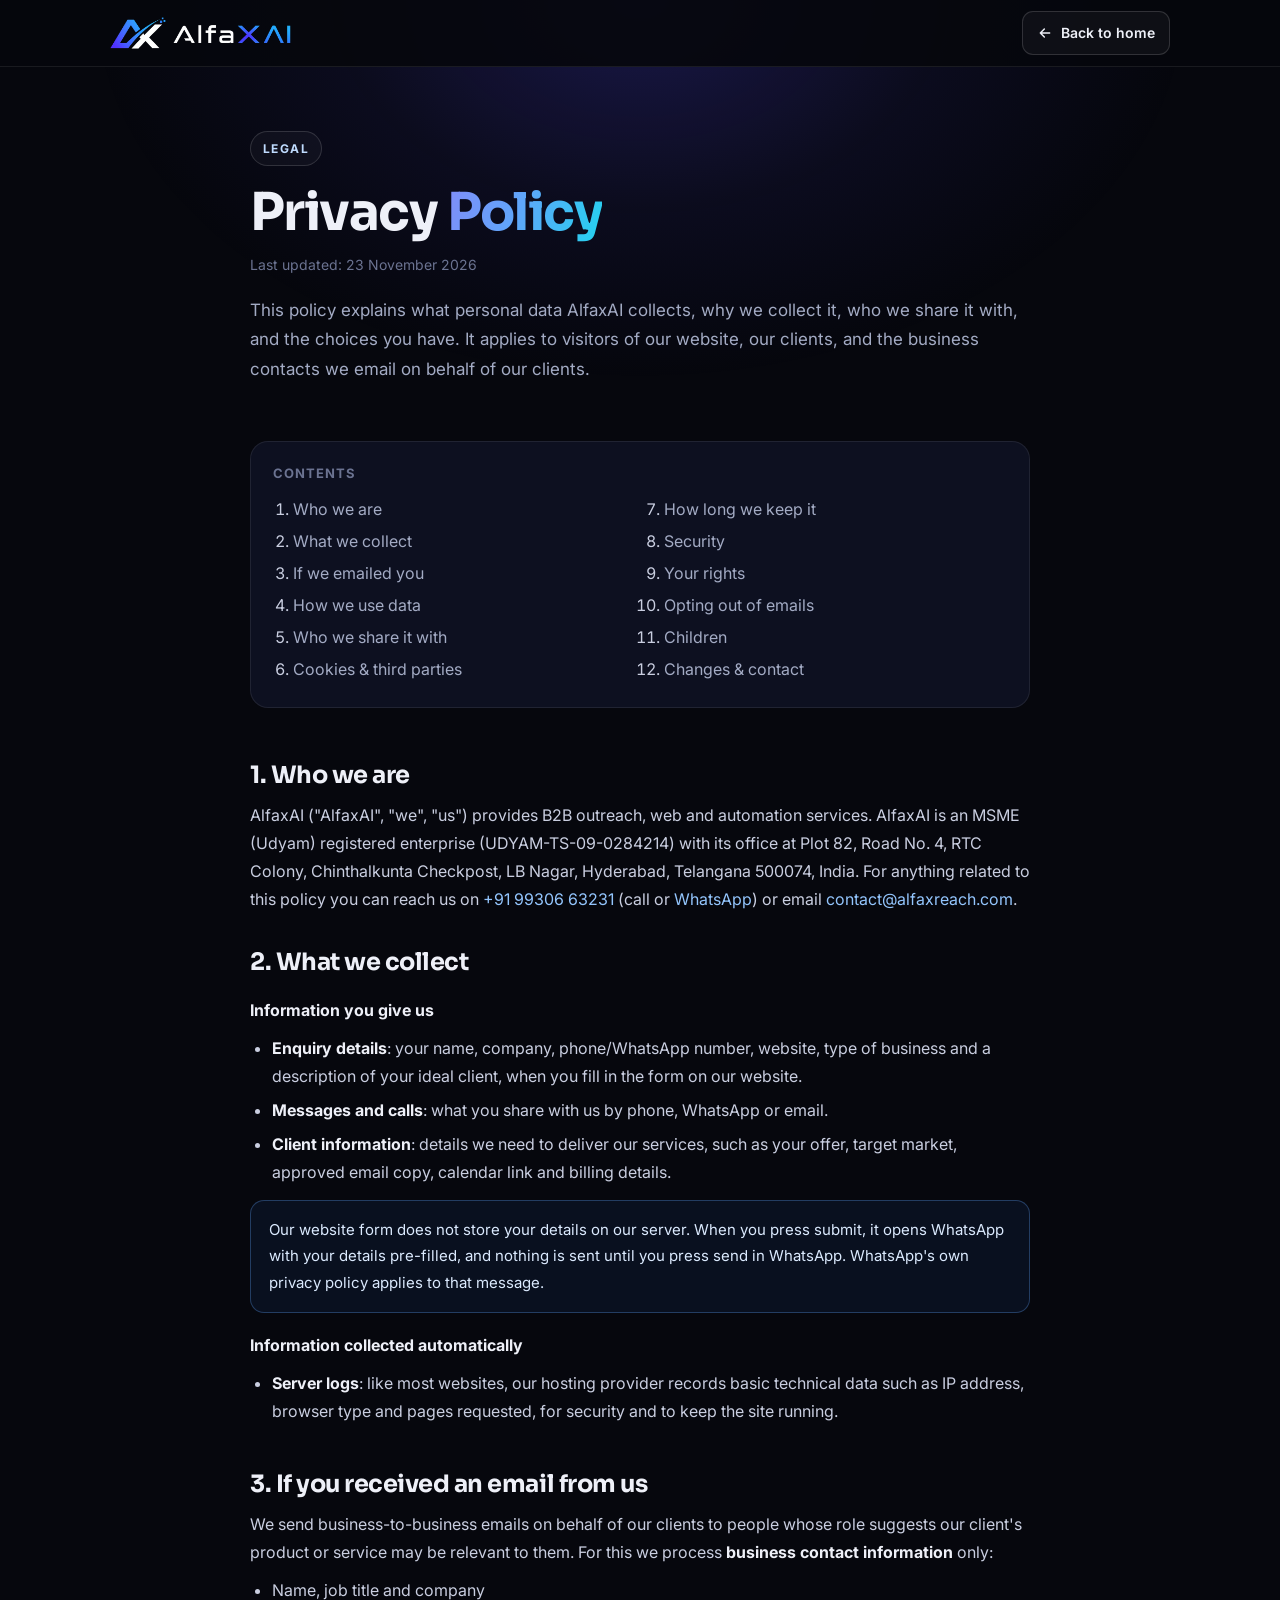
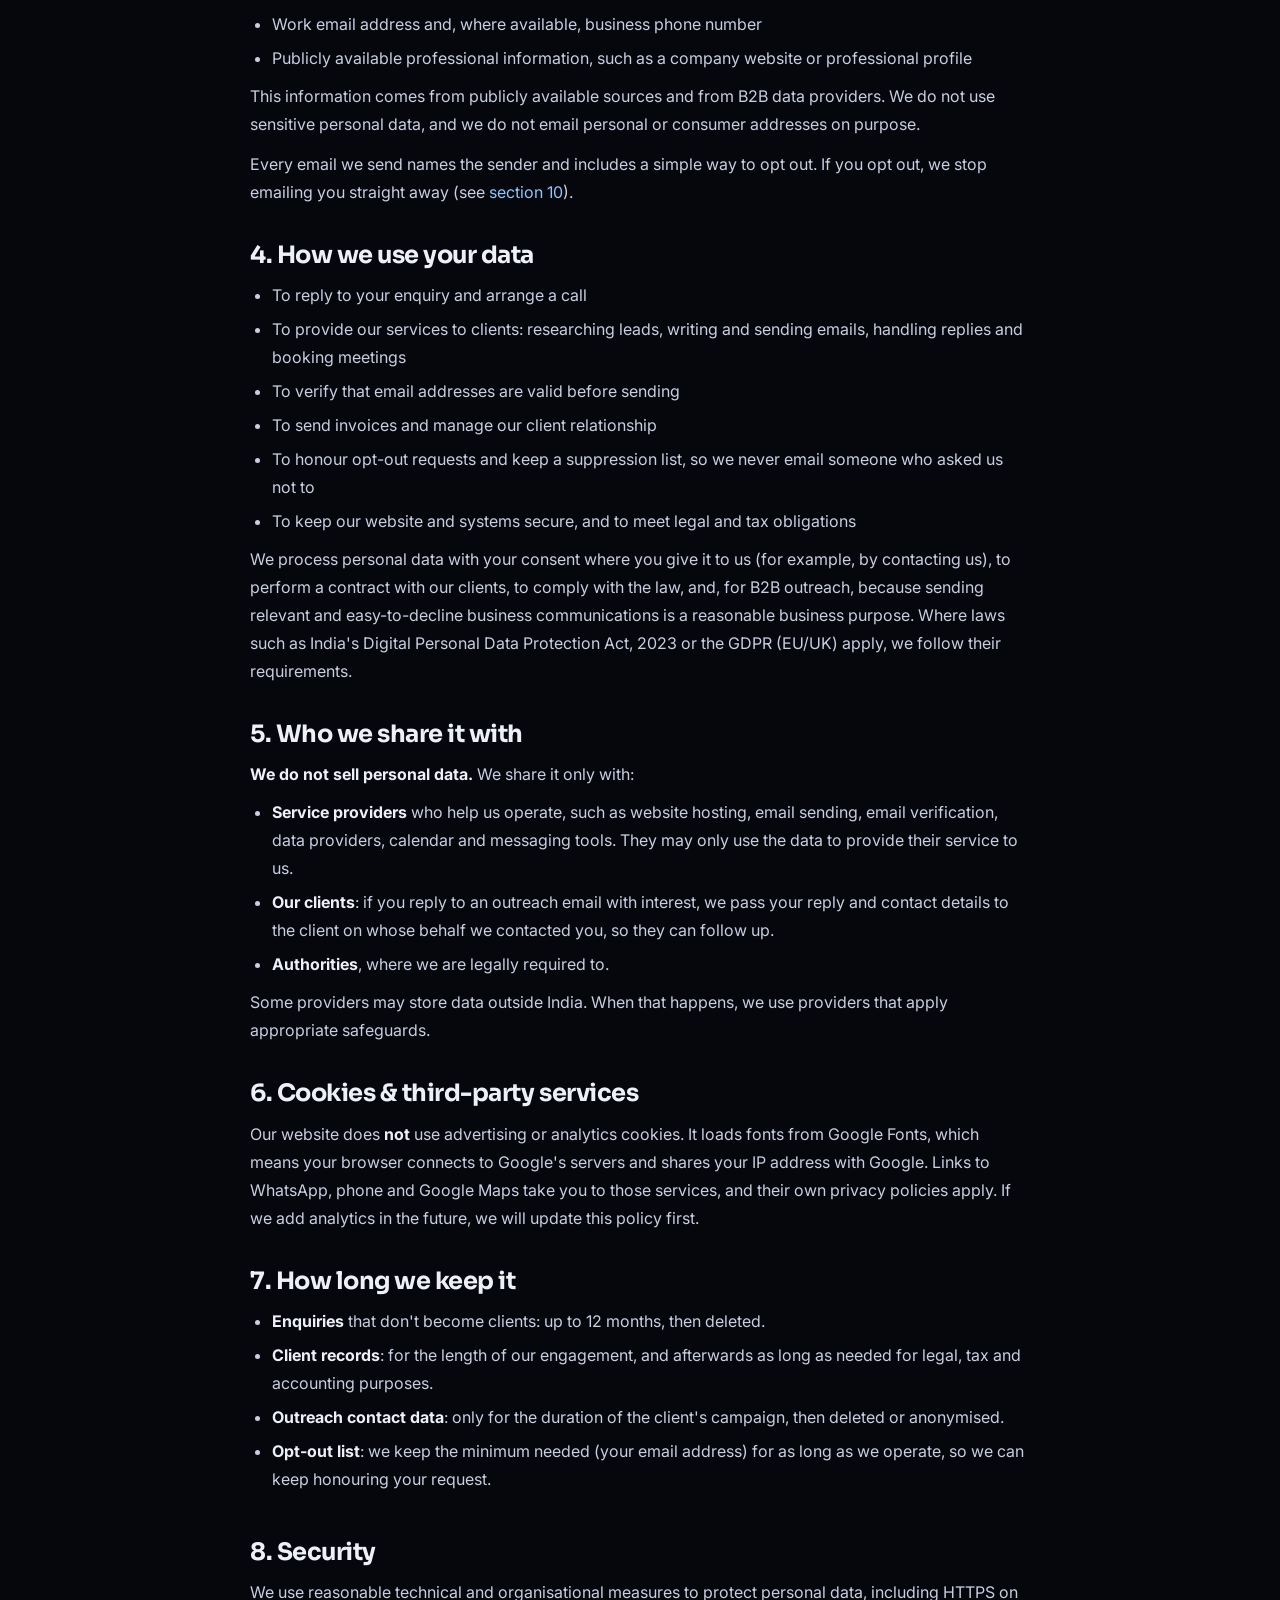
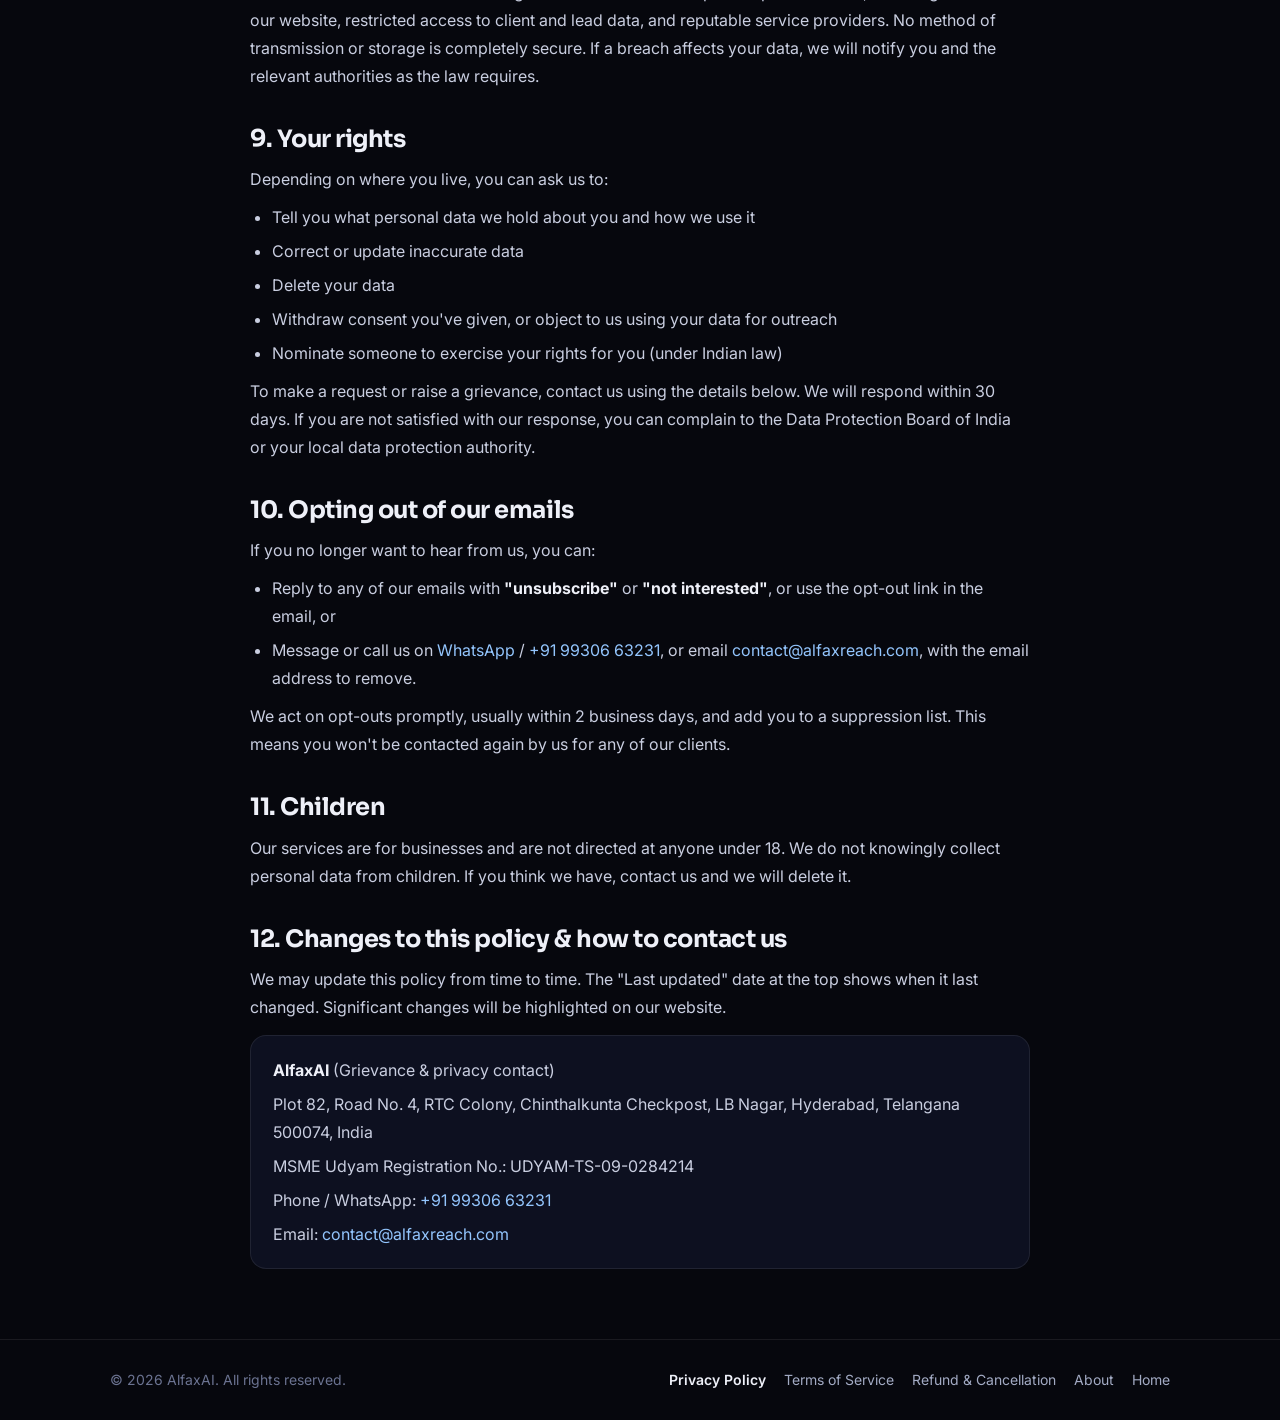
<file: privacy-policy.html>
<!doctype html>
<html lang="en">
<head>
<meta charset="utf-8">
<meta name="viewport" content="width=device-width, initial-scale=1">
<title>Privacy Policy — AlfaxAI</title>
<meta name="description" content="How AlfaxAI collects, uses and protects personal data, including how to opt out of our emails.">
<meta name="theme-color" content="#06070d">
<link rel="icon" href="favicon.ico" sizes="any">
<link rel="icon" type="image/png" sizes="32x32" href="assets/favicon-32.png">
<link rel="apple-touch-icon" href="assets/apple-touch-icon.png">
<link rel="preconnect" href="https://fonts.googleapis.com">
<link rel="preconnect" href="https://fonts.gstatic.com" crossorigin>
<link href="https://fonts.googleapis.com/css2?family=Inter:wght@400;600;700&family=Sora:wght@700&display=swap" rel="stylesheet">
<link rel="stylesheet" href="assets/legal.css">
</head>
<body>
<header>
  <div class="bar">
    <a href="index.html" aria-label="AlfaxAI home"><img src="assets/brand/logo-horizontal.png" alt="AlfaxAI" width="180" height="32"></a>
    <a class="back" href="index.html"><svg viewBox="0 0 24 24" fill="none" stroke="currentColor" stroke-width="2.2" stroke-linecap="round" stroke-linejoin="round"><path d="M19 12H5M11 18l-6-6 6-6"/></svg><span>Back to home</span></a>
  </div>
</header>

<main class="wrap">
  <div class="hero">
    <span class="tag">Legal</span>
    <h1>Privacy <span>Policy</span></h1>
    <p class="meta">Last updated: 23 November 2026</p>
    <p class="intro">This policy explains what personal data AlfaxAI collects, why we collect it, who we share it with, and the choices you have. It applies to visitors of our website, our clients, and the business contacts we email on behalf of our clients.</p>
  </div>

  <nav class="toc" aria-label="Contents">
    <b>Contents</b>
    <ol>
      <li><a href="#who">Who we are</a></li>
      <li><a href="#collect">What we collect</a></li>
      <li><a href="#prospects">If we emailed you</a></li>
      <li><a href="#use">How we use data</a></li>
      <li><a href="#share">Who we share it with</a></li>
      <li><a href="#cookies">Cookies &amp; third parties</a></li>
      <li><a href="#retention">How long we keep it</a></li>
      <li><a href="#security">Security</a></li>
      <li><a href="#rights">Your rights</a></li>
      <li><a href="#opt-out">Opting out of emails</a></li>
      <li><a href="#children">Children</a></li>
      <li><a href="#changes">Changes &amp; contact</a></li>
    </ol>
  </nav>

  <article>
    <section id="who">
      <h2>1. Who we are</h2>
      <p>AlfaxAI ("AlfaxAI", "we", "us") provides B2B outreach, web and automation services. AlfaxAI is an MSME (Udyam) registered enterprise (UDYAM-TS-09-0284214) with its office at Plot 82, Road No. 4, RTC Colony, Chinthalkunta Checkpost, LB Nagar, Hyderabad, Telangana 500074, India. For anything related to this policy you can reach us on <a href="tel:+919930663231">+91 99306 63231</a> (call or <a href="https://wa.me/919930663231" target="_blank" rel="noopener">WhatsApp</a>) or email <a href="mailto:contact@alfaxreach.com">contact@alfaxreach.com</a>.</p>
    </section>

    <section id="collect">
      <h2>2. What we collect</h2>
      <h3>Information you give us</h3>
      <ul>
        <li><strong>Enquiry details</strong>: your name, company, phone/WhatsApp number, website, type of business and a description of your ideal client, when you fill in the form on our website.</li>
        <li><strong>Messages and calls</strong>: what you share with us by phone, WhatsApp or email.</li>
        <li><strong>Client information</strong>: details we need to deliver our services, such as your offer, target market, approved email copy, calendar link and billing details.</li>
      </ul>
      <div class="note">Our website form does not store your details on our server. When you press submit, it opens WhatsApp with your details pre-filled, and nothing is sent until you press send in WhatsApp. WhatsApp's own privacy policy applies to that message.</div>
      <h3>Information collected automatically</h3>
      <ul>
        <li><strong>Server logs</strong>: like most websites, our hosting provider records basic technical data such as IP address, browser type and pages requested, for security and to keep the site running.</li>
      </ul>
    </section>

    <section id="prospects">
      <h2>3. If you received an email from us</h2>
      <p>We send business-to-business emails on behalf of our clients to people whose role suggests our client's product or service may be relevant to them. For this we process <strong>business contact information</strong> only:</p>
      <ul>
        <li>Name, job title and company</li>
        <li>Work email address and, where available, business phone number</li>
        <li>Publicly available professional information, such as a company website or professional profile</li>
      </ul>
      <p>This information comes from publicly available sources and from B2B data providers. We do not use sensitive personal data, and we do not email personal or consumer addresses on purpose.</p>
      <p>Every email we send names the sender and includes a simple way to opt out. If you opt out, we stop emailing you straight away (see <a href="#opt-out">section 10</a>).</p>
    </section>

    <section id="use">
      <h2>4. How we use your data</h2>
      <ul>
        <li>To reply to your enquiry and arrange a call</li>
        <li>To provide our services to clients: researching leads, writing and sending emails, handling replies and booking meetings</li>
        <li>To verify that email addresses are valid before sending</li>
        <li>To send invoices and manage our client relationship</li>
        <li>To honour opt-out requests and keep a suppression list, so we never email someone who asked us not to</li>
        <li>To keep our website and systems secure, and to meet legal and tax obligations</li>
      </ul>
      <p>We process personal data with your consent where you give it to us (for example, by contacting us), to perform a contract with our clients, to comply with the law, and, for B2B outreach, because sending relevant and easy-to-decline business communications is a reasonable business purpose. Where laws such as India's Digital Personal Data Protection Act, 2023 or the GDPR (EU/UK) apply, we follow their requirements.</p>
    </section>

    <section id="share">
      <h2>5. Who we share it with</h2>
      <p><strong>We do not sell personal data.</strong> We share it only with:</p>
      <ul>
        <li><strong>Service providers</strong> who help us operate, such as website hosting, email sending, email verification, data providers, calendar and messaging tools. They may only use the data to provide their service to us.</li>
        <li><strong>Our clients</strong>: if you reply to an outreach email with interest, we pass your reply and contact details to the client on whose behalf we contacted you, so they can follow up.</li>
        <li><strong>Authorities</strong>, where we are legally required to.</li>
      </ul>
      <p>Some providers may store data outside India. When that happens, we use providers that apply appropriate safeguards.</p>
    </section>

    <section id="cookies">
      <h2>6. Cookies &amp; third-party services</h2>
      <p>Our website does <strong>not</strong> use advertising or analytics cookies. It loads fonts from Google Fonts, which means your browser connects to Google's servers and shares your IP address with Google. Links to WhatsApp, phone and Google Maps take you to those services, and their own privacy policies apply. If we add analytics in the future, we will update this policy first.</p>
    </section>

    <section id="retention">
      <h2>7. How long we keep it</h2>
      <ul>
        <li><strong>Enquiries</strong> that don't become clients: up to 12 months, then deleted.</li>
        <li><strong>Client records</strong>: for the length of our engagement, and afterwards as long as needed for legal, tax and accounting purposes.</li>
        <li><strong>Outreach contact data</strong>: only for the duration of the client's campaign, then deleted or anonymised.</li>
        <li><strong>Opt-out list</strong>: we keep the minimum needed (your email address) for as long as we operate, so we can keep honouring your request.</li>
      </ul>
    </section>

    <section id="security">
      <h2>8. Security</h2>
      <p>We use reasonable technical and organisational measures to protect personal data, including HTTPS on our website, restricted access to client and lead data, and reputable service providers. No method of transmission or storage is completely secure. If a breach affects your data, we will notify you and the relevant authorities as the law requires.</p>
    </section>

    <section id="rights">
      <h2>9. Your rights</h2>
      <p>Depending on where you live, you can ask us to:</p>
      <ul>
        <li>Tell you what personal data we hold about you and how we use it</li>
        <li>Correct or update inaccurate data</li>
        <li>Delete your data</li>
        <li>Withdraw consent you've given, or object to us using your data for outreach</li>
        <li>Nominate someone to exercise your rights for you (under Indian law)</li>
      </ul>
      <p>To make a request or raise a grievance, contact us using the details below. We will respond within 30 days. If you are not satisfied with our response, you can complain to the Data Protection Board of India or your local data protection authority.</p>
    </section>

    <section id="opt-out">
      <h2>10. Opting out of our emails</h2>
      <p>If you no longer want to hear from us, you can:</p>
      <ul>
        <li>Reply to any of our emails with <strong>"unsubscribe"</strong> or <strong>"not interested"</strong>, or use the opt-out link in the email, or</li>
        <li>Message or call us on <a href="https://wa.me/919930663231?text=Please%20remove%20my%20email%20from%20your%20list%3A%20" target="_blank" rel="noopener">WhatsApp</a> / <a href="tel:+919930663231">+91 99306 63231</a>, or email <a href="mailto:contact@alfaxreach.com">contact@alfaxreach.com</a>, with the email address to remove.</li>
      </ul>
      <p>We act on opt-outs promptly, usually within 2 business days, and add you to a suppression list. This means you won't be contacted again by us for any of our clients.</p>
    </section>

    <section id="children">
      <h2>11. Children</h2>
      <p>Our services are for businesses and are not directed at anyone under 18. We do not knowingly collect personal data from children. If you think we have, contact us and we will delete it.</p>
    </section>

    <section id="changes">
      <h2>12. Changes to this policy &amp; how to contact us</h2>
      <p>We may update this policy from time to time. The "Last updated" date at the top shows when it last changed. Significant changes will be highlighted on our website.</p>
      <div class="contact-box">
        <p><strong>AlfaxAI</strong> (Grievance &amp; privacy contact)</p>
        <p>Plot 82, Road No. 4, RTC Colony, Chinthalkunta Checkpost, LB Nagar, Hyderabad, Telangana 500074, India</p>
        <p>MSME Udyam Registration No.: UDYAM-TS-09-0284214</p>
        <p>Phone / WhatsApp: <a href="tel:+919930663231">+91 99306 63231</a></p>
        <p>Email: <a href="mailto:contact@alfaxreach.com">contact@alfaxreach.com</a></p>
      </div>
    </section>
  </article>
</main>

<footer>
  <div class="foot">
    <span>© <span id="yr">2026</span> AlfaxAI. All rights reserved.</span>
    <nav aria-label="Legal"><a href="privacy-policy.html" aria-current="page">Privacy Policy</a><a href="terms.html">Terms of Service</a><a href="refund-policy.html">Refund &amp; Cancellation</a><a href="about.html">About</a><a href="index.html">Home</a></nav>
  </div>
</footer>
<script>document.getElementById('yr').textContent = new Date().getFullYear();</script>
</body>
</html>
</file>
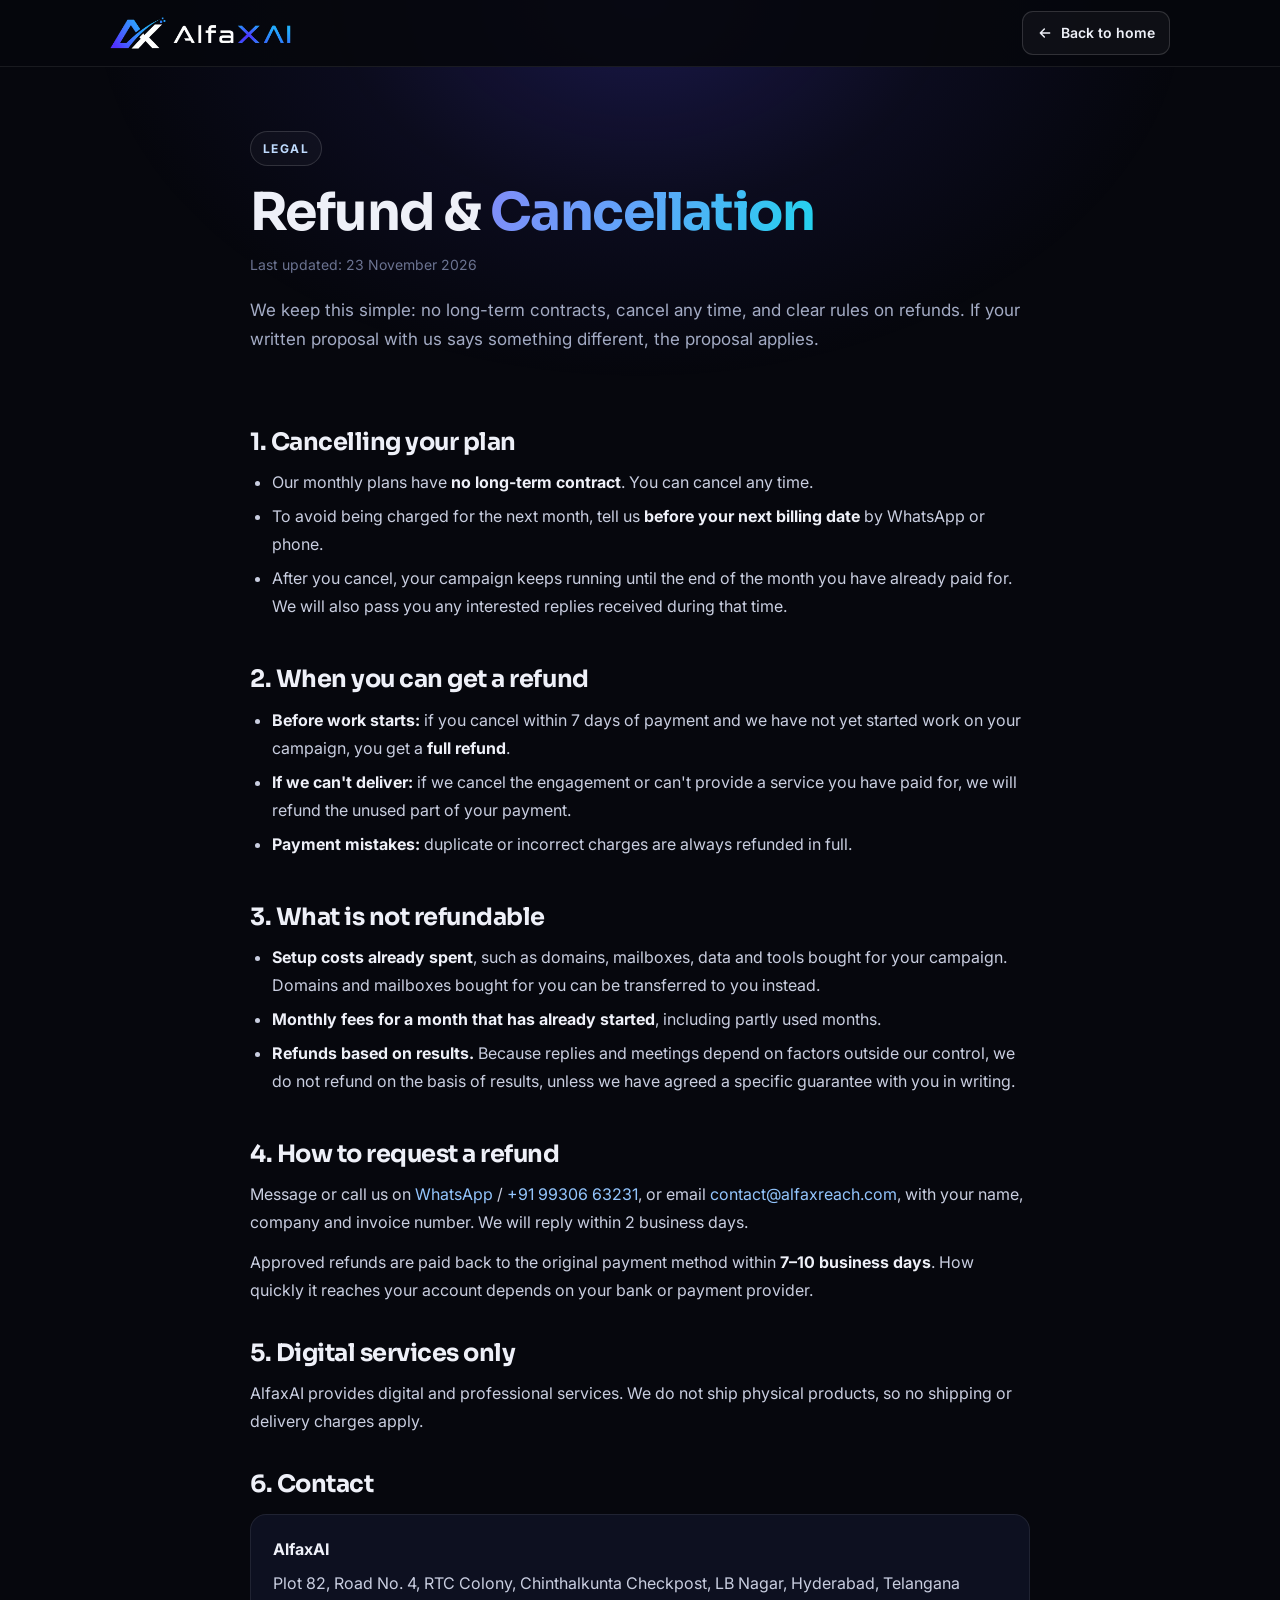
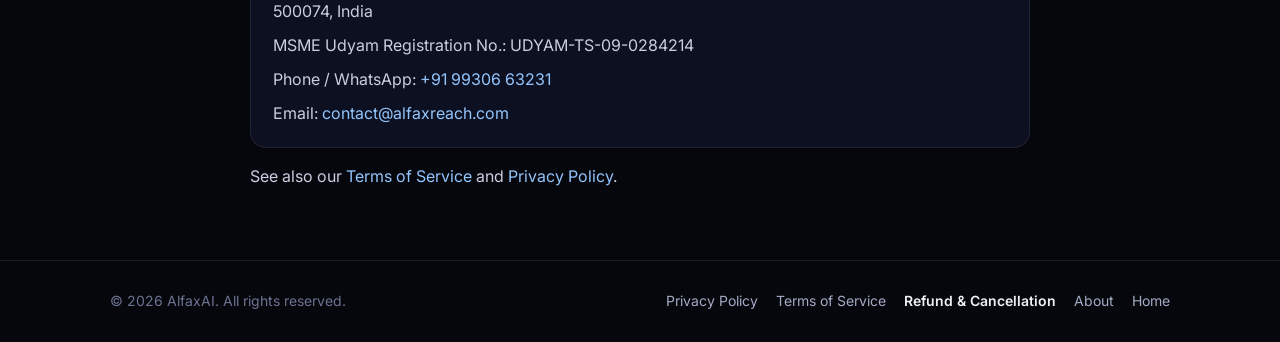
<file: refund-policy.html>
<!doctype html>
<html lang="en">
<head>
<meta charset="utf-8">
<meta name="viewport" content="width=device-width, initial-scale=1">
<title>Refund &amp; Cancellation Policy — AlfaxAI</title>
<meta name="description" content="How cancellations and refunds work for AlfaxAI services.">
<meta name="theme-color" content="#06070d">
<link rel="icon" href="favicon.ico" sizes="any">
<link rel="icon" type="image/png" sizes="32x32" href="assets/favicon-32.png">
<link rel="apple-touch-icon" href="assets/apple-touch-icon.png">
<link rel="preconnect" href="https://fonts.googleapis.com">
<link rel="preconnect" href="https://fonts.gstatic.com" crossorigin>
<link href="https://fonts.googleapis.com/css2?family=Inter:wght@400;600;700&family=Sora:wght@700&display=swap" rel="stylesheet">
<link rel="stylesheet" href="assets/legal.css">
</head>
<body>
<header>
  <div class="bar">
    <a href="index.html" aria-label="AlfaxAI home"><img src="assets/brand/logo-horizontal.png" alt="AlfaxAI" width="180" height="32"></a>
    <a class="back" href="index.html"><svg viewBox="0 0 24 24" fill="none" stroke="currentColor" stroke-width="2.2" stroke-linecap="round" stroke-linejoin="round"><path d="M19 12H5M11 18l-6-6 6-6"/></svg><span>Back to home</span></a>
  </div>
</header>

<main class="wrap">
  <div class="hero">
    <span class="tag">Legal</span>
    <h1>Refund &amp; <span>Cancellation</span></h1>
    <p class="meta">Last updated: 23 November 2026</p>
    <p class="intro">We keep this simple: no long-term contracts, cancel any time, and clear rules on refunds. If your written proposal with us says something different, the proposal applies.</p>
  </div>

  <article>
    <section id="cancel">
      <h2>1. Cancelling your plan</h2>
      <ul>
        <li>Our monthly plans have <strong>no long-term contract</strong>. You can cancel any time.</li>
        <li>To avoid being charged for the next month, tell us <strong>before your next billing date</strong> by WhatsApp or phone.</li>
        <li>After you cancel, your campaign keeps running until the end of the month you have already paid for. We will also pass you any interested replies received during that time.</li>
      </ul>
    </section>

    <section id="refunds">
      <h2>2. When you can get a refund</h2>
      <ul>
        <li><strong>Before work starts:</strong> if you cancel within 7 days of payment and we have not yet started work on your campaign, you get a <strong>full refund</strong>.</li>
        <li><strong>If we can't deliver:</strong> if we cancel the engagement or can't provide a service you have paid for, we will refund the unused part of your payment.</li>
        <li><strong>Payment mistakes:</strong> duplicate or incorrect charges are always refunded in full.</li>
      </ul>
    </section>

    <section id="non-refundable">
      <h2>3. What is not refundable</h2>
      <ul>
        <li><strong>Setup costs already spent</strong>, such as domains, mailboxes, data and tools bought for your campaign. Domains and mailboxes bought for you can be transferred to you instead.</li>
        <li><strong>Monthly fees for a month that has already started</strong>, including partly used months.</li>
        <li><strong>Refunds based on results.</strong> Because replies and meetings depend on factors outside our control, we do not refund on the basis of results, unless we have agreed a specific guarantee with you in writing.</li>
      </ul>
    </section>

    <section id="how">
      <h2>4. How to request a refund</h2>
      <p>Message or call us on <a href="https://wa.me/919930663231?text=Hi%20AlfaxAI%2C%20I%27d%20like%20to%20request%20a%20refund.%20Invoice%3A%20" target="_blank" rel="noopener">WhatsApp</a> / <a href="tel:+919930663231">+91 99306 63231</a>, or email <a href="mailto:contact@alfaxreach.com">contact@alfaxreach.com</a>, with your name, company and invoice number. We will reply within 2 business days.</p>
      <p>Approved refunds are paid back to the original payment method within <strong>7–10 business days</strong>. How quickly it reaches your account depends on your bank or payment provider.</p>
    </section>

    <section id="services">
      <h2>5. Digital services only</h2>
      <p>AlfaxAI provides digital and professional services. We do not ship physical products, so no shipping or delivery charges apply.</p>
    </section>

    <section id="contact">
      <h2>6. Contact</h2>
      <div class="contact-box">
        <p><strong>AlfaxAI</strong></p>
        <p>Plot 82, Road No. 4, RTC Colony, Chinthalkunta Checkpost, LB Nagar, Hyderabad, Telangana 500074, India</p>
        <p>MSME Udyam Registration No.: UDYAM-TS-09-0284214</p>
        <p>Phone / WhatsApp: <a href="tel:+919930663231">+91 99306 63231</a></p>
        <p>Email: <a href="mailto:contact@alfaxreach.com">contact@alfaxreach.com</a></p>
      </div>
      <p style="margin-top:14px">See also our <a href="terms.html">Terms of Service</a> and <a href="privacy-policy.html">Privacy Policy</a>.</p>
    </section>
  </article>
</main>

<footer>
  <div class="foot">
    <span>© <span id="yr">2026</span> AlfaxAI. All rights reserved.</span>
    <nav aria-label="Legal"><a href="privacy-policy.html">Privacy Policy</a><a href="terms.html">Terms of Service</a><a href="refund-policy.html" aria-current="page">Refund &amp; Cancellation</a><a href="about.html">About</a><a href="index.html">Home</a></nav>
  </div>
</footer>
<script>document.getElementById('yr').textContent = new Date().getFullYear();</script>
</body>
</html>
</file>
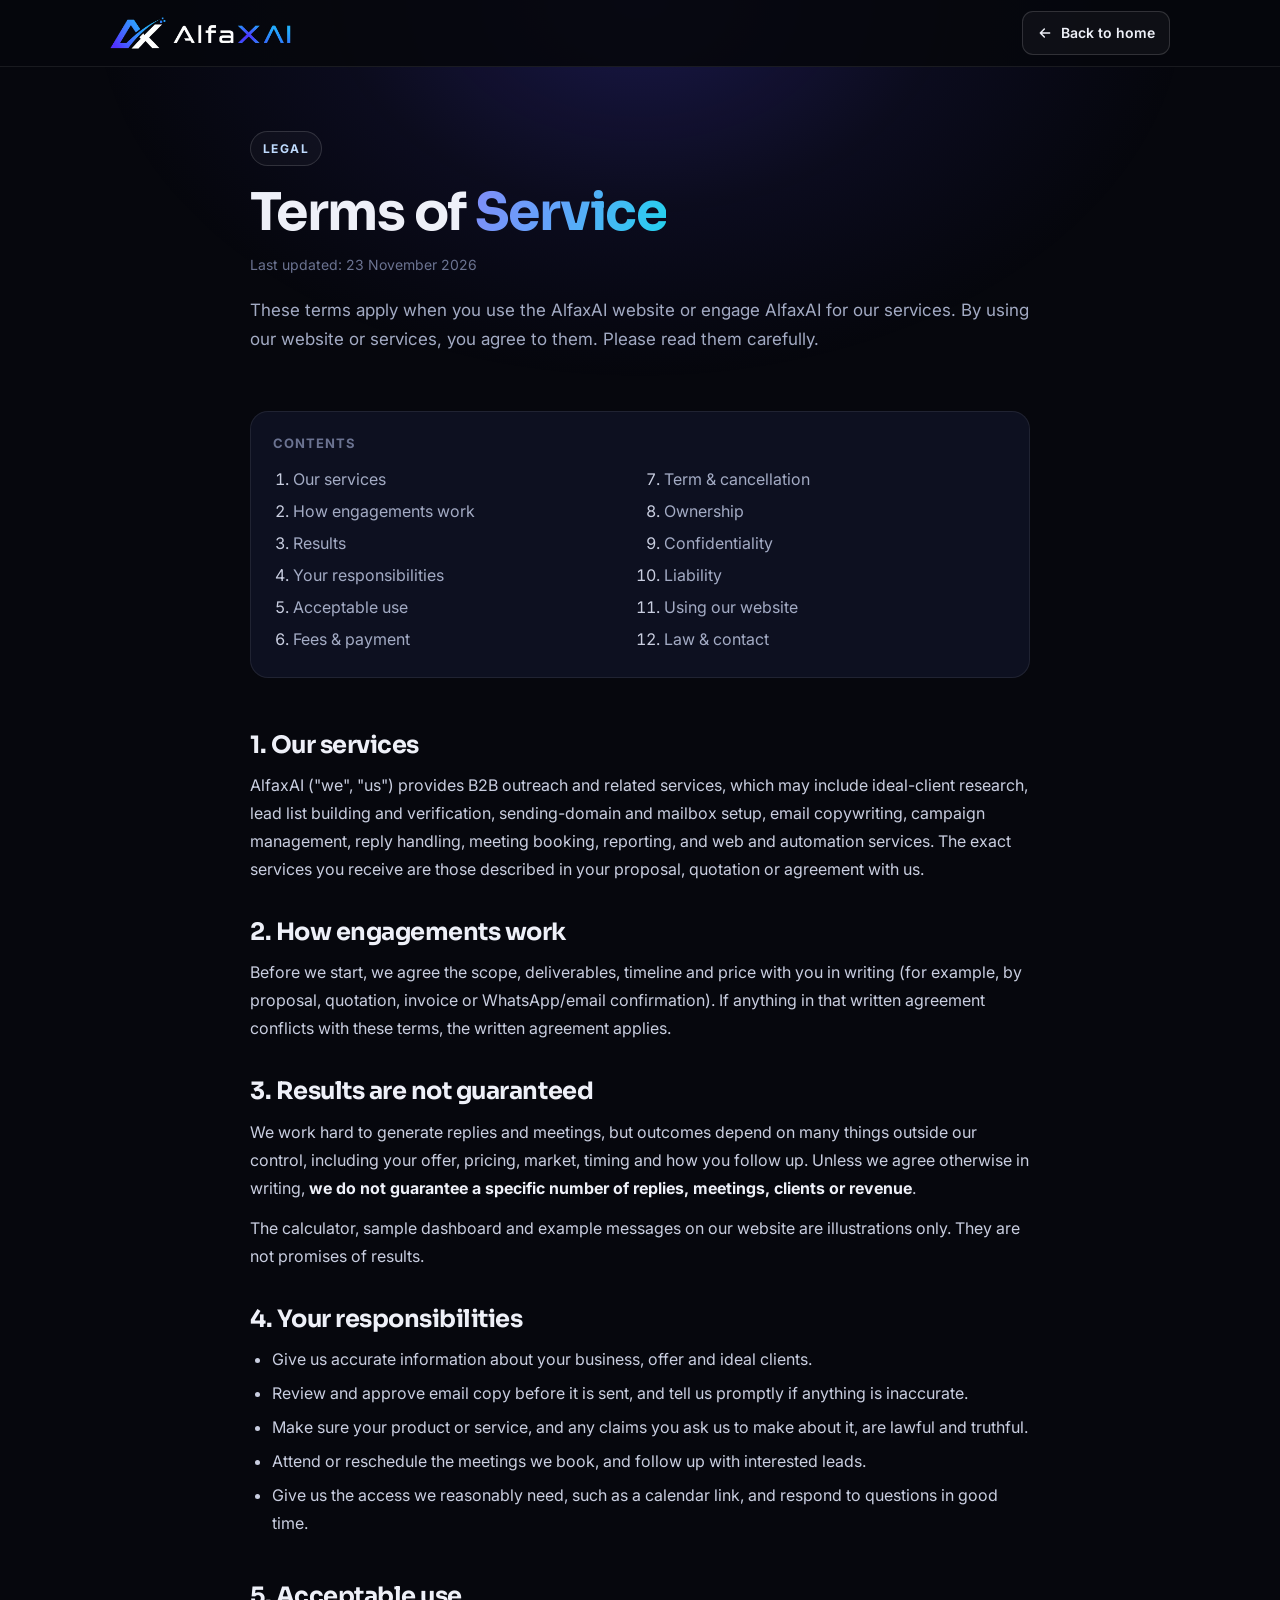
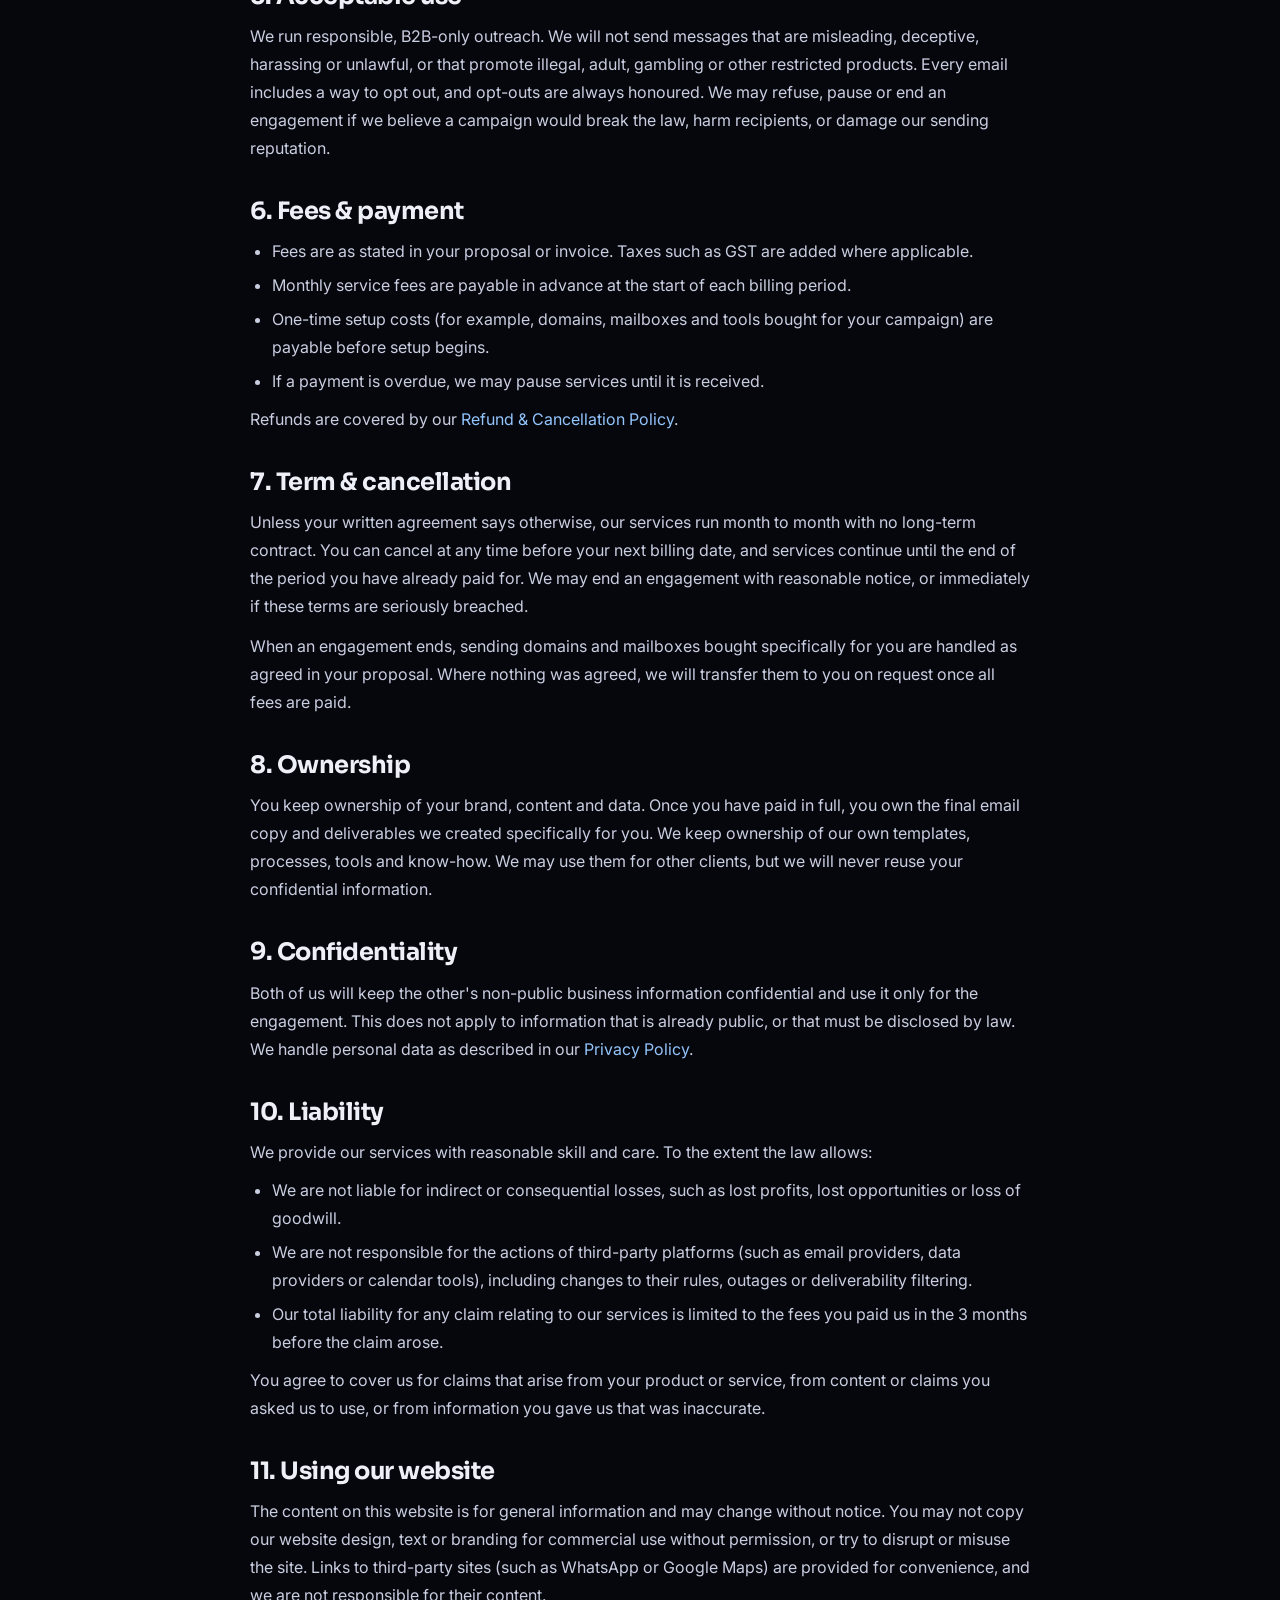
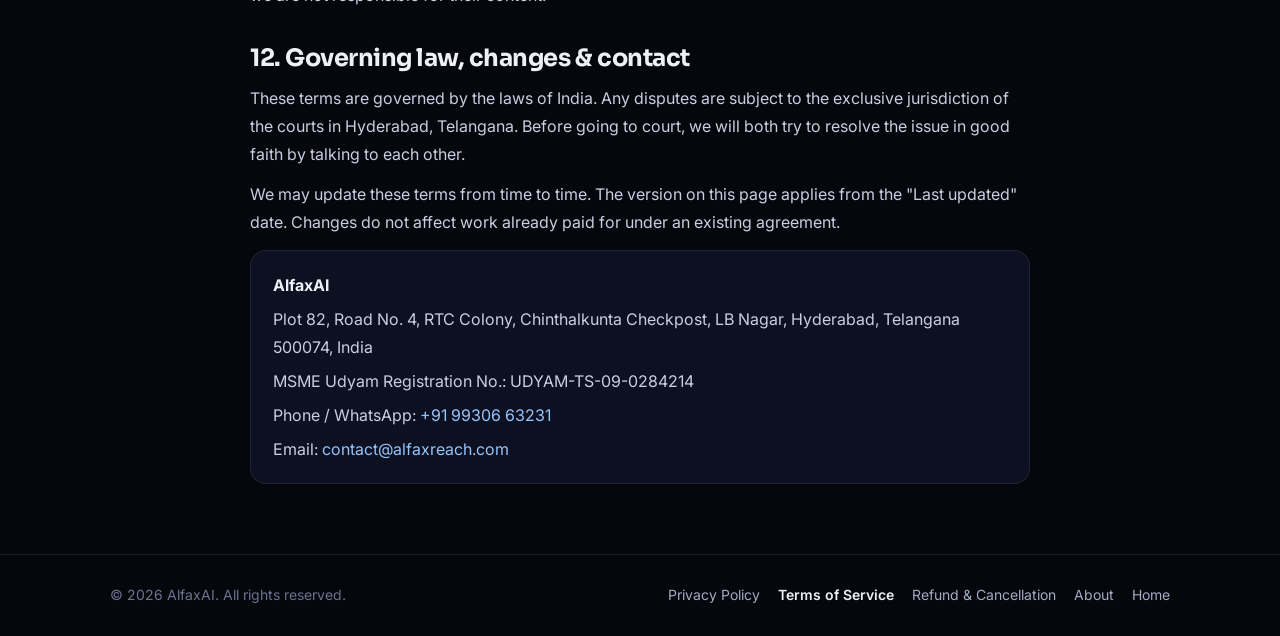
<file: terms.html>
<!doctype html>
<html lang="en">
<head>
<meta charset="utf-8">
<meta name="viewport" content="width=device-width, initial-scale=1">
<title>Terms of Service — AlfaxAI</title>
<meta name="description" content="The terms that apply when you use the AlfaxAI website or work with AlfaxAI.">
<meta name="theme-color" content="#06070d">
<link rel="icon" href="favicon.ico" sizes="any">
<link rel="icon" type="image/png" sizes="32x32" href="assets/favicon-32.png">
<link rel="apple-touch-icon" href="assets/apple-touch-icon.png">
<link rel="preconnect" href="https://fonts.googleapis.com">
<link rel="preconnect" href="https://fonts.gstatic.com" crossorigin>
<link href="https://fonts.googleapis.com/css2?family=Inter:wght@400;600;700&family=Sora:wght@700&display=swap" rel="stylesheet">
<link rel="stylesheet" href="assets/legal.css">
</head>
<body>
<header>
  <div class="bar">
    <a href="index.html" aria-label="AlfaxAI home"><img src="assets/brand/logo-horizontal.png" alt="AlfaxAI" width="180" height="32"></a>
    <a class="back" href="index.html"><svg viewBox="0 0 24 24" fill="none" stroke="currentColor" stroke-width="2.2" stroke-linecap="round" stroke-linejoin="round"><path d="M19 12H5M11 18l-6-6 6-6"/></svg><span>Back to home</span></a>
  </div>
</header>

<main class="wrap">
  <div class="hero">
    <span class="tag">Legal</span>
    <h1>Terms of <span>Service</span></h1>
    <p class="meta">Last updated: 23 November 2026</p>
    <p class="intro">These terms apply when you use the AlfaxAI website or engage AlfaxAI for our services. By using our website or services, you agree to them. Please read them carefully.</p>
  </div>

  <nav class="toc" aria-label="Contents">
    <b>Contents</b>
    <ol>
      <li><a href="#services">Our services</a></li>
      <li><a href="#engagement">How engagements work</a></li>
      <li><a href="#results">Results</a></li>
      <li><a href="#client">Your responsibilities</a></li>
      <li><a href="#acceptable">Acceptable use</a></li>
      <li><a href="#fees">Fees &amp; payment</a></li>
      <li><a href="#term">Term &amp; cancellation</a></li>
      <li><a href="#ip">Ownership</a></li>
      <li><a href="#confidential">Confidentiality</a></li>
      <li><a href="#liability">Liability</a></li>
      <li><a href="#website">Using our website</a></li>
      <li><a href="#law">Law &amp; contact</a></li>
    </ol>
  </nav>

  <article>
    <section id="services">
      <h2>1. Our services</h2>
      <p>AlfaxAI ("we", "us") provides B2B outreach and related services, which may include ideal-client research, lead list building and verification, sending-domain and mailbox setup, email copywriting, campaign management, reply handling, meeting booking, reporting, and web and automation services. The exact services you receive are those described in your proposal, quotation or agreement with us.</p>
    </section>

    <section id="engagement">
      <h2>2. How engagements work</h2>
      <p>Before we start, we agree the scope, deliverables, timeline and price with you in writing (for example, by proposal, quotation, invoice or WhatsApp/email confirmation). If anything in that written agreement conflicts with these terms, the written agreement applies.</p>
    </section>

    <section id="results">
      <h2>3. Results are not guaranteed</h2>
      <p>We work hard to generate replies and meetings, but outcomes depend on many things outside our control, including your offer, pricing, market, timing and how you follow up. Unless we agree otherwise in writing, <strong>we do not guarantee a specific number of replies, meetings, clients or revenue</strong>.</p>
      <p>The calculator, sample dashboard and example messages on our website are illustrations only. They are not promises of results.</p>
    </section>

    <section id="client">
      <h2>4. Your responsibilities</h2>
      <ul>
        <li>Give us accurate information about your business, offer and ideal clients.</li>
        <li>Review and approve email copy before it is sent, and tell us promptly if anything is inaccurate.</li>
        <li>Make sure your product or service, and any claims you ask us to make about it, are lawful and truthful.</li>
        <li>Attend or reschedule the meetings we book, and follow up with interested leads.</li>
        <li>Give us the access we reasonably need, such as a calendar link, and respond to questions in good time.</li>
      </ul>
    </section>

    <section id="acceptable">
      <h2>5. Acceptable use</h2>
      <p>We run responsible, B2B-only outreach. We will not send messages that are misleading, deceptive, harassing or unlawful, or that promote illegal, adult, gambling or other restricted products. Every email includes a way to opt out, and opt-outs are always honoured. We may refuse, pause or end an engagement if we believe a campaign would break the law, harm recipients, or damage our sending reputation.</p>
    </section>

    <section id="fees">
      <h2>6. Fees &amp; payment</h2>
      <ul>
        <li>Fees are as stated in your proposal or invoice. Taxes such as GST are added where applicable.</li>
        <li>Monthly service fees are payable in advance at the start of each billing period.</li>
        <li>One-time setup costs (for example, domains, mailboxes and tools bought for your campaign) are payable before setup begins.</li>
        <li>If a payment is overdue, we may pause services until it is received.</li>
      </ul>
      <p>Refunds are covered by our <a href="refund-policy.html">Refund &amp; Cancellation Policy</a>.</p>
    </section>

    <section id="term">
      <h2>7. Term &amp; cancellation</h2>
      <p>Unless your written agreement says otherwise, our services run month to month with no long-term contract. You can cancel at any time before your next billing date, and services continue until the end of the period you have already paid for. We may end an engagement with reasonable notice, or immediately if these terms are seriously breached.</p>
      <p>When an engagement ends, sending domains and mailboxes bought specifically for you are handled as agreed in your proposal. Where nothing was agreed, we will transfer them to you on request once all fees are paid.</p>
    </section>

    <section id="ip">
      <h2>8. Ownership</h2>
      <p>You keep ownership of your brand, content and data. Once you have paid in full, you own the final email copy and deliverables we created specifically for you. We keep ownership of our own templates, processes, tools and know-how. We may use them for other clients, but we will never reuse your confidential information.</p>
    </section>

    <section id="confidential">
      <h2>9. Confidentiality</h2>
      <p>Both of us will keep the other's non-public business information confidential and use it only for the engagement. This does not apply to information that is already public, or that must be disclosed by law. We handle personal data as described in our <a href="privacy-policy.html">Privacy Policy</a>.</p>
    </section>

    <section id="liability">
      <h2>10. Liability</h2>
      <p>We provide our services with reasonable skill and care. To the extent the law allows:</p>
      <ul>
        <li>We are not liable for indirect or consequential losses, such as lost profits, lost opportunities or loss of goodwill.</li>
        <li>We are not responsible for the actions of third-party platforms (such as email providers, data providers or calendar tools), including changes to their rules, outages or deliverability filtering.</li>
        <li>Our total liability for any claim relating to our services is limited to the fees you paid us in the 3 months before the claim arose.</li>
      </ul>
      <p>You agree to cover us for claims that arise from your product or service, from content or claims you asked us to use, or from information you gave us that was inaccurate.</p>
    </section>

    <section id="website">
      <h2>11. Using our website</h2>
      <p>The content on this website is for general information and may change without notice. You may not copy our website design, text or branding for commercial use without permission, or try to disrupt or misuse the site. Links to third-party sites (such as WhatsApp or Google Maps) are provided for convenience, and we are not responsible for their content.</p>
    </section>

    <section id="law">
      <h2>12. Governing law, changes &amp; contact</h2>
      <p>These terms are governed by the laws of India. Any disputes are subject to the exclusive jurisdiction of the courts in Hyderabad, Telangana. Before going to court, we will both try to resolve the issue in good faith by talking to each other.</p>
      <p>We may update these terms from time to time. The version on this page applies from the "Last updated" date. Changes do not affect work already paid for under an existing agreement.</p>
      <div class="contact-box">
        <p><strong>AlfaxAI</strong></p>
        <p>Plot 82, Road No. 4, RTC Colony, Chinthalkunta Checkpost, LB Nagar, Hyderabad, Telangana 500074, India</p>
        <p>MSME Udyam Registration No.: UDYAM-TS-09-0284214</p>
        <p>Phone / WhatsApp: <a href="tel:+919930663231">+91 99306 63231</a></p>
        <p>Email: <a href="mailto:contact@alfaxreach.com">contact@alfaxreach.com</a></p>
      </div>
    </section>
  </article>
</main>

<footer>
  <div class="foot">
    <span>© <span id="yr">2026</span> AlfaxAI. All rights reserved.</span>
    <nav aria-label="Legal"><a href="privacy-policy.html">Privacy Policy</a><a href="terms.html" aria-current="page">Terms of Service</a><a href="refund-policy.html">Refund &amp; Cancellation</a><a href="about.html">About</a><a href="index.html">Home</a></nav>
  </div>
</footer>
<script>document.getElementById('yr').textContent = new Date().getFullYear();</script>
</body>
</html>
</file>
<file: assets/legal.css>
:root{
  --bg:#06070d;--card:#0d1020;--line:rgba(255,255,255,.08);--line-2:rgba(255,255,255,.14);
  --text:#eef0f8;--muted:#a3abc4;--dim:#6b7391;
  --grad:linear-gradient(110deg,#818cf8 0%,#60a5fa 45%,#22d3ee 100%);
}
*{box-sizing:border-box;margin:0;padding:0}
html{scroll-behavior:smooth;-webkit-text-size-adjust:100%}
body{font-family:Inter,system-ui,-apple-system,"Segoe UI",Roboto,sans-serif;background:var(--bg);color:var(--text);line-height:1.75;-webkit-font-smoothing:antialiased;overflow-x:hidden}
body::before{content:"";position:fixed;left:50%;top:-380px;width:1100px;height:760px;margin-left:-550px;background:radial-gradient(closest-side,rgba(79,70,229,.28),rgba(79,70,229,.08) 55%,transparent);pointer-events:none;z-index:0}
a{color:#93c5fd;text-decoration:none}
a:hover{text-decoration:underline}
.wrap{position:relative;z-index:1;max-width:820px;margin:0 auto;padding:0 20px}

header{position:sticky;top:0;z-index:10;background:rgba(6,7,13,.9);border-bottom:1px solid var(--line)}
.bar{max-width:1100px;margin:0 auto;padding:0 20px;height:66px;display:flex;align-items:center;justify-content:space-between;gap:16px}
.bar img{height:32px;width:auto;display:block}
.back{display:inline-flex;align-items:center;gap:8px;font-size:14px;font-weight:600;color:var(--text);padding:9px 14px;border-radius:11px;border:1px solid var(--line-2);background:rgba(255,255,255,.04);white-space:nowrap}
.back:hover{text-decoration:none;border-color:rgba(255,255,255,.3)}
.back svg{width:16px;height:16px}

.hero{padding:64px 0 28px}
.tag{display:inline-block;font-size:12px;font-weight:700;letter-spacing:.12em;text-transform:uppercase;color:#bfdbfe;padding:6px 12px;border-radius:999px;border:1px solid var(--line-2);background:rgba(255,255,255,.03)}
h1{font-family:Sora,Inter,sans-serif;font-size:clamp(32px,6vw,52px);line-height:1.1;letter-spacing:-.03em;margin:18px 0 12px}
h1 span{background:var(--grad);-webkit-background-clip:text;background-clip:text;color:transparent}
.meta{color:var(--dim);font-size:14px}
.intro{color:var(--muted);font-size:17px;margin-top:18px}

.toc{margin:28px 0 8px;padding:20px 22px;border-radius:18px;background:var(--card);border:1px solid var(--line)}
.toc b{display:block;font-size:13px;letter-spacing:.08em;text-transform:uppercase;color:var(--dim);margin-bottom:10px}
.toc ol{padding-left:20px;columns:2;column-gap:28px;font-size:15px}
.toc li{margin-bottom:4px;break-inside:avoid}
.toc a{color:var(--muted)}
.toc a:hover{color:var(--text)}

article{padding:10px 0 40px}
section{padding-top:34px;scroll-margin-top:84px}
h2{font-family:Sora,Inter,sans-serif;font-size:clamp(20px,3vw,24px);letter-spacing:-.02em;margin-bottom:10px;line-height:1.3}
h3{font-size:16px;margin:18px 0 6px}
p,li{color:#c9cee0;font-size:16px}
p+p{margin-top:12px}
ul{padding-left:22px;margin:10px 0}
li{margin-bottom:6px}
strong{color:var(--text)}
.note{margin-top:14px;padding:16px 18px;border-radius:14px;border:1px solid rgba(96,165,250,.3);background:rgba(59,130,246,.08);font-size:15px;color:#dbeafe}
.contact-box{margin-top:14px;padding:20px 22px;border-radius:16px;background:var(--card);border:1px solid var(--line)}
.contact-box p{margin:0}
.contact-box p+p{margin-top:6px}

footer{position:relative;z-index:1;border-top:1px solid var(--line);margin-top:30px;padding:28px 0;color:var(--dim);font-size:14px}
.foot{max-width:1100px;margin:0 auto;padding:0 20px;display:flex;flex-wrap:wrap;justify-content:space-between;gap:14px}
.foot nav{display:flex;flex-wrap:wrap;gap:18px}
.foot a{color:var(--muted)}
.foot a[aria-current]{color:var(--text);font-weight:600}

@media (max-width:640px){
  .toc ol{columns:1}
  .bar img{height:26px}
  .back span{display:none}
  .hero{padding-top:44px}
  p,li{font-size:15.5px}
}
</file>
